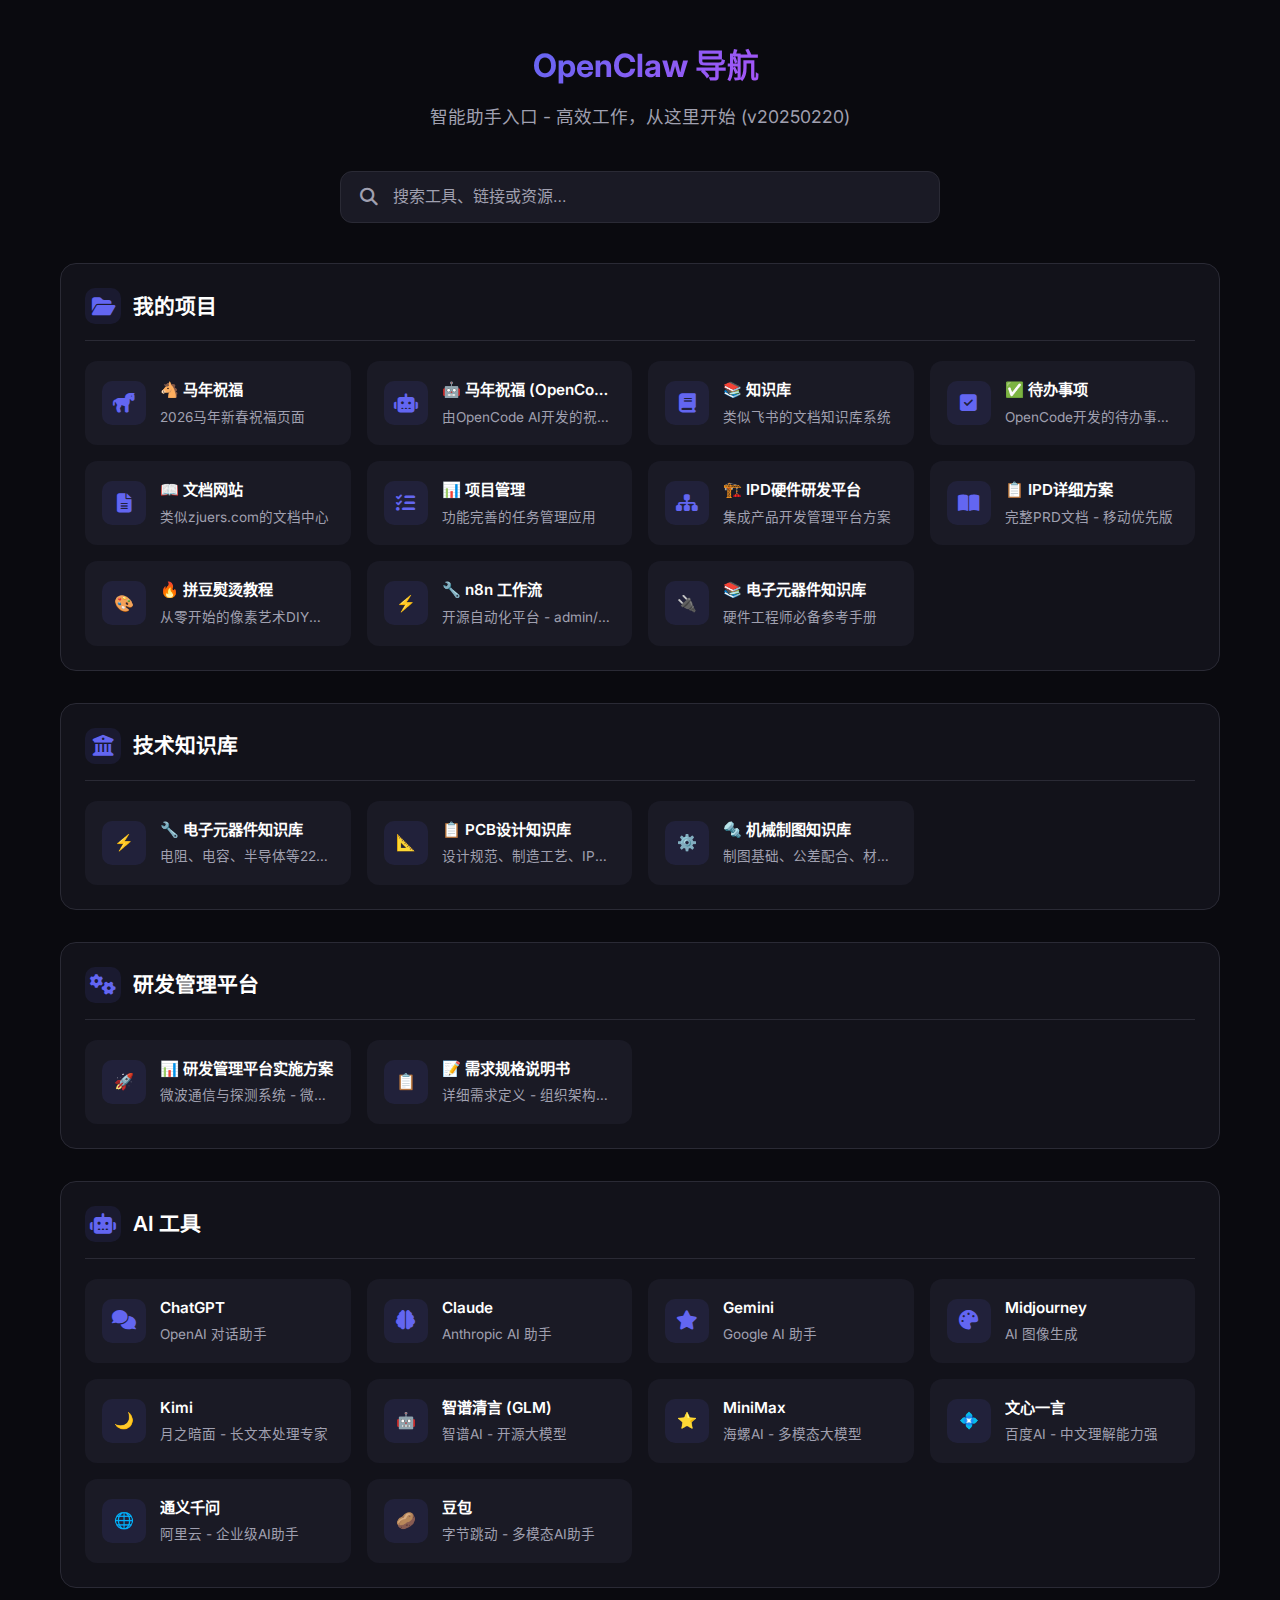
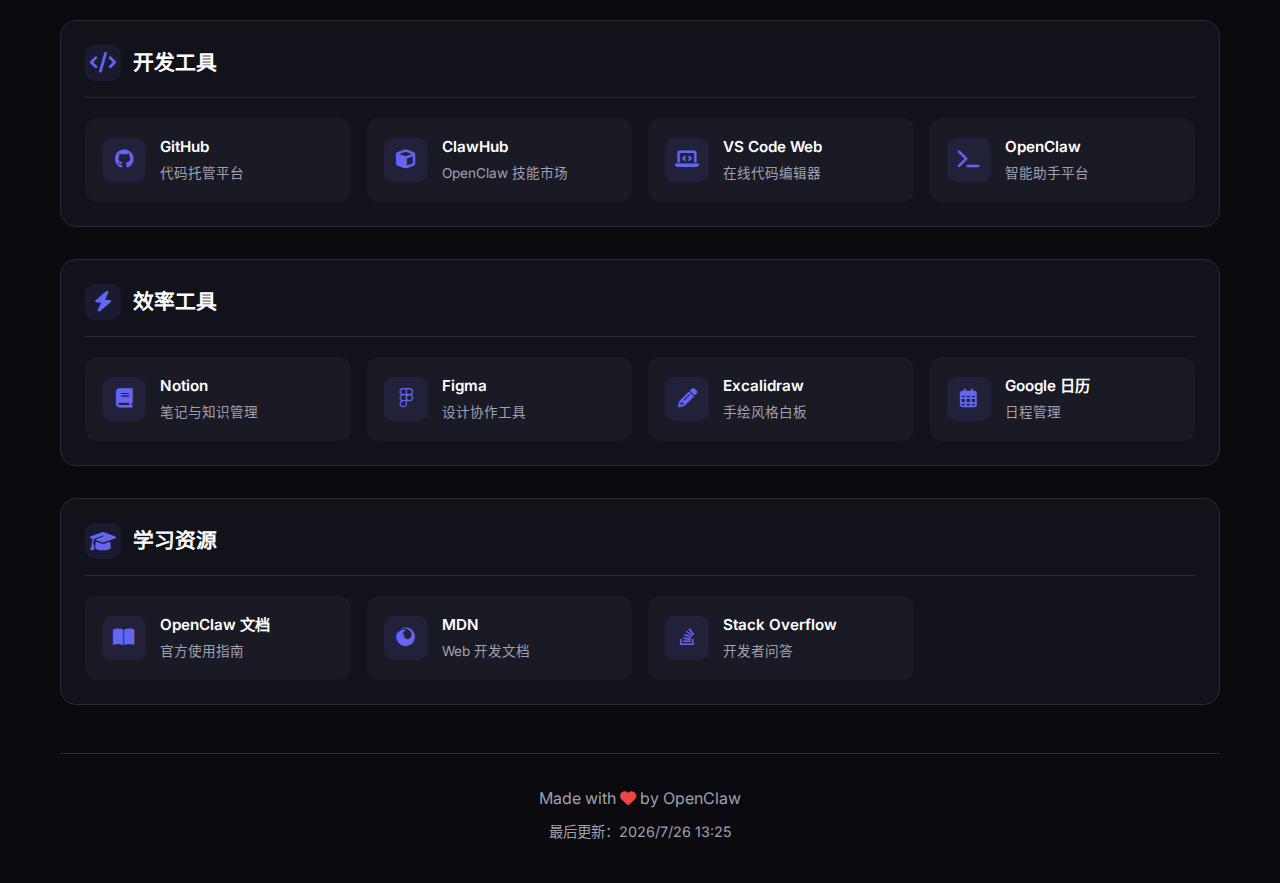
<file: index.html>
<!DOCTYPE html>
<html lang="zh-CN">
<head>
    <meta charset="UTF-8">
    <meta name="viewport" content="width=device-width, initial-scale=1.0">
    <meta http-equiv="Cache-Control" content="no-cache, no-store, must-revalidate">
    <meta http-equiv="Pragma" content="no-cache">
    <meta http-equiv="Expires" content="0">
    <title>OpenClaw 导航 - 智能助手入口</title>
    <link rel="stylesheet" href="style.css">
    <link href="https://fonts.googleapis.com/css2?family=Inter:wght@300;400;500;600;700&display=swap" rel="stylesheet">
    <link rel="stylesheet" href="https://cdnjs.cloudflare.com/ajax/libs/font-awesome/6.4.0/css/all.min.css">
</head>
<body>
    <div class="container">
        <!-- Header -->
        <header class="header">
            <div class="logo">
                <i class="fas fa-claw"></i>
                <h1>OpenClaw 导航</h1>
            </div>
            <p class="subtitle">智能助手入口 - 高效工作，从这里开始 (v20250220)</p>
        </header>

        <!-- Search Box -->
        <div class="search-container">
            <div class="search-box">
                <i class="fas fa-search"></i>
                <input type="text" id="searchInput" placeholder="搜索工具、链接或资源...">
            </div>
        </div>

        <!-- Categories -->
        <main class="categories">
            <!-- My Projects -->
            <section class="category" data-category="projects">
                <div class="category-header">
                    <i class="fas fa-folder-open"></i>
                    <h2>我的项目</h2>
                </div>
                <div class="links">
                    <a href="projects/horse-year-blessing.html" class="link-card">
                        <div class="link-icon"><i class="fas fa-horse"></i></div>
                        <div class="link-info">
                            <h3>🐴 马年祝福</h3>
                            <p>2026马年新春祝福页面</p>
                        </div>
                    </a>
                    <a href="projects/opencode-version/index.html" class="link-card">
                        <div class="link-icon"><i class="fas fa-robot"></i></div>
                        <div class="link-info">
                            <h3>🤖 马年祝福 (OpenCode)</h3>
                            <p>由OpenCode AI开发的祝福页</p>
                        </div>
                    </a>
                    <a href="projects/knowledge-base/index.html" class="link-card">
                        <div class="link-icon"><i class="fas fa-book"></i></div>
                        <div class="link-info">
                            <h3>📚 知识库</h3>
                            <p>类似飞书的文档知识库系统</p>
                        </div>
                    </a>
                    <a href="projects/test-longrun/index.html" class="link-card">
                        <div class="link-icon"><i class="fas fa-check-square"></i></div>
                        <div class="link-info">
                            <h3>✅ 待办事项</h3>
                            <p>OpenCode开发的待办事项应用</p>
                        </div>
                    </a>
                    <a href="projects/docs-site/index.html" class="link-card">
                        <div class="link-icon"><i class="fas fa-file-alt"></i></div>
                        <div class="link-info">
                            <h3>📖 文档网站</h3>
                            <p>类似zjuers.com的文档中心</p>
                        </div>
                    </a>
                    <a href="projects/project-manager/index.html" class="link-card">
                        <div class="link-icon"><i class="fas fa-tasks"></i></div>
                        <div class="link-info">
                            <h3>📊 项目管理</h3>
                            <p>功能完善的任务管理应用</p>
                        </div>
                    </a>
                    <a href="projects/ipd-platform/index.html" class="link-card">
                        <div class="link-icon"><i class="fas fa-sitemap"></i></div>
                        <div class="link-info">
                            <h3>🏗️ IPD硬件研发平台</h3>
                            <p>集成产品开发管理平台方案</p>
                        </div>
                    </a>
                    <a href="projects/ipd-platform-detailed/index.html" class="link-card">
                        <div class="link-icon"><i class="fas fa-book-open"></i></div>
                        <div class="link-info">
                            <h3>📋 IPD详细方案</h3>
                            <p>完整PRD文档 - 移动优先版</p>
                        </div>
                    </a>
                    <a href="projects/perler-beads-tutorial/index.html" class="link-card">
                        <div class="link-icon">🎨</div>
                        <div class="link-info">
                            <h3>🔥 拼豆熨烫教程</h3>
                            <p>从零开始的像素艺术DIY指南</p>
                        </div>
                    </a>
                    <a href="http://150.109.4.86:8080" class="link-card" target="_blank">
                        <div class="link-icon">⚡</div>
                        <div class="link-info">
                            <h3>🔧 n8n 工作流</h3>
                            <p>开源自动化平台 - admin/admin123</p>
                        </div>
                    </a>
                    <a href="projects/components-knowledge/index.html" class="link-card">
                        <div class="link-icon">🔌</div>
                        <div class="link-info">
                            <h3>📚 电子元器件知识库</h3>
                            <p>硬件工程师必备参考手册</p>
                        </div>
                    </a>
                </div>
            </section>

            <!-- Technical Knowledge Base -->
            <section class="category" data-category="knowledge">
                <div class="category-header">
                    <i class="fas fa-university"></i>
                    <h2>技术知识库</h2>
                </div>
                <div class="links">
                    <a href="https://paniche.github.io/openclaw-knowledge-base/electronic-components/" class="link-card" target="_blank">
                        <div class="link-icon">⚡</div>
                        <div class="link-info">
                            <h3>🔧 电子元器件知识库</h3>
                            <p>电阻、电容、半导体等22页完整参考资料</p>
                        </div>
                    </a>
                    <a href="https://paniche.github.io/openclaw-knowledge-base/pcb-design/" class="link-card" target="_blank">
                        <div class="link-icon">📐</div>
                        <div class="link-info">
                            <h3>📋 PCB设计知识库</h3>
                            <p>设计规范、制造工艺、IPC标准18页指南</p>
                        </div>
                    </a>
                    <a href="https://paniche.github.io/openclaw-knowledge-base/mechanical-drawing/" class="link-card" target="_blank">
                        <div class="link-icon">⚙️</div>
                        <div class="link-info">
                            <h3>🔩 机械制图知识库</h3>
                            <p>制图基础、公差配合、材料工艺39页教程</p>
                        </div>
                    </a>
                </div>
            </section>

            <!-- R&D Platform -->
            <section class="category" data-category="platform">
                <div class="category-header">
                    <i class="fas fa-cogs"></i>
                    <h2>研发管理平台</h2>
                </div>
                <div class="links">
                    <a href="https://paniche.github.io/openclaw-knowledge-base/rdp-platform/" class="link-card" target="_blank">
                        <div class="link-icon">🚀</div>
                        <div class="link-info">
                            <h3>📊 研发管理平台实施方案</h3>
                            <p>微波通信与探测系统 - 微前端架构、离线部署、全生命周期管理</p>
                        </div>
                    </a>
                    <a href="https://paniche.github.io/openclaw-knowledge-base/rdp-platform/requirements.html" class="link-card" target="_blank">
                        <div class="link-icon">📋</div>
                        <div class="link-info">
                            <h3>📝 需求规格说明书</h3>
                            <p>详细需求定义 - 组织架构、用户管理、项目管理、工作台设计</p>
                        </div>
                    </a>
                </div>
            </section>

            <!-- AI Tools -->
            <section class="category" data-category="ai">
                <div class="category-header">
                    <i class="fas fa-robot"></i>
                    <h2>AI 工具</h2>
                </div>
                <div class="links">
                    <a href="https://chat.openai.com" class="link-card" target="_blank">
                        <div class="link-icon"><i class="fas fa-comments"></i></div>
                        <div class="link-info">
                            <h3>ChatGPT</h3>
                            <p>OpenAI 对话助手</p>
                        </div>
                    </a>
                    <a href="https://claude.ai" class="link-card" target="_blank">
                        <div class="link-icon"><i class="fas fa-brain"></i></div>
                        <div class="link-info">
                            <h3>Claude</h3>
                            <p>Anthropic AI 助手</p>
                        </div>
                    </a>
                    <a href="https://gemini.google.com" class="link-card" target="_blank">
                        <div class="link-icon"><i class="fas fa-star"></i></div>
                        <div class="link-info">
                            <h3>Gemini</h3>
                            <p>Google AI 助手</p>
                        </div>
                    </a>
                    <a href="https://www.midjourney.com" class="link-card" target="_blank">
                        <div class="link-icon"><i class="fas fa-palette"></i></div>
                        <div class="link-info">
                            <h3>Midjourney</h3>
                            <p>AI 图像生成</p>
                        </div>
                    </a>
                    <a href="https://kimi.moonshot.cn" class="link-card" target="_blank">
                        <div class="link-icon">🌙</div>
                        <div class="link-info">
                            <h3>Kimi</h3>
                            <p>月之暗面 - 长文本处理专家</p>
                        </div>
                    </a>
                    <a href="https://chatglm.cn" class="link-card" target="_blank">
                        <div class="link-icon">🤖</div>
                        <div class="link-info">
                            <h3>智谱清言 (GLM)</h3>
                            <p>智谱AI - 开源大模型</p>
                        </div>
                    </a>
                    <a href="https://chat.minimax.ai" class="link-card" target="_blank">
                        <div class="link-icon">⭐</div>
                        <div class="link-info">
                            <h3>MiniMax</h3>
                            <p>海螺AI - 多模态大模型</p>
                        </div>
                    </a>
                    <a href="https://yiyan.baidu.com" class="link-card" target="_blank">
                        <div class="link-icon">💠</div>
                        <div class="link-info">
                            <h3>文心一言</h3>
                            <p>百度AI - 中文理解能力强</p>
                        </div>
                    </a>
                    <a href="https://tongyi.aliyun.com" class="link-card" target="_blank">
                        <div class="link-icon">🌐</div>
                        <div class="link-info">
                            <h3>通义千问</h3>
                            <p>阿里云 - 企业级AI助手</p>
                        </div>
                    </a>
                    <a href="https://doubao.com" class="link-card" target="_blank">
                        <div class="link-icon">🥔</div>
                        <div class="link-info">
                            <h3>豆包</h3>
                            <p>字节跳动 - 多模态AI助手</p>
                        </div>
                    </a>
                </div>
            </section>

            <!-- Development -->
            <section class="category" data-category="dev">
                <div class="category-header">
                    <i class="fas fa-code"></i>
                    <h2>开发工具</h2>
                </div>
                <div class="links">
                    <a href="https://github.com" class="link-card" target="_blank">
                        <div class="link-icon"><i class="fab fa-github"></i></div>
                        <div class="link-info">
                            <h3>GitHub</h3>
                            <p>代码托管平台</p>
                        </div>
                    </a>
                    <a href="https://clawhub.com" class="link-card" target="_blank">
                        <div class="link-icon"><i class="fas fa-cube"></i></div>
                        <div class="link-info">
                            <h3>ClawHub</h3>
                            <p>OpenClaw 技能市场</p>
                        </div>
                    </a>
                    <a href="https://vscode.dev" class="link-card" target="_blank">
                        <div class="link-icon"><i class="fas fa-laptop-code"></i></div>
                        <div class="link-info">
                            <h3>VS Code Web</h3>
                            <p>在线代码编辑器</p>
                        </div>
                    </a>
                    <a href="https://www.openclaw.ai" class="link-card" target="_blank">
                        <div class="link-icon"><i class="fas fa-terminal"></i></div>
                        <div class="link-info">
                            <h3>OpenClaw</h3>
                            <p>智能助手平台</p>
                        </div>
                    </a>
                </div>
            </section>

            <!-- Productivity -->
            <section class="category" data-category="productivity">
                <div class="category-header">
                    <i class="fas fa-bolt"></i>
                    <h2>效率工具</h2>
                </div>
                <div class="links">
                    <a href="https://www.notion.so" class="link-card" target="_blank">
                        <div class="link-icon"><i class="fas fa-book"></i></div>
                        <div class="link-info">
                            <h3>Notion</h3>
                            <p>笔记与知识管理</p>
                        </div>
                    </a>
                    <a href="https://www.figma.com" class="link-card" target="_blank">
                        <div class="link-icon"><i class="fab fa-figma"></i></div>
                        <div class="link-info">
                            <h3>Figma</h3>
                            <p>设计协作工具</p>
                        </div>
                    </a>
                    <a href="https://excalidraw.com" class="link-card" target="_blank">
                        <div class="link-icon"><i class="fas fa-pencil-alt"></i></div>
                        <div class="link-info">
                            <h3>Excalidraw</h3>
                            <p>手绘风格白板</p>
                        </div>
                    </a>
                    <a href="https://calendar.google.com" class="link-card" target="_blank">
                        <div class="link-icon"><i class="far fa-calendar-alt"></i></div>
                        <div class="link-info">
                            <h3>Google 日历</h3>
                            <p>日程管理</p>
                        </div>
                    </a>
                </div>
            </section>

            <!-- Learning -->
            <section class="category" data-category="learning">
                <div class="category-header">
                    <i class="fas fa-graduation-cap"></i>
                    <h2>学习资源</h2>
                </div>
                <div class="links">
                    <a href="https://docs.openclaw.ai" class="link-card" target="_blank">
                        <div class="link-icon"><i class="fas fa-book-open"></i></div>
                        <div class="link-info">
                            <h3>OpenClaw 文档</h3>
                            <p>官方使用指南</p>
                        </div>
                    </a>
                    <a href="https://developer.mozilla.org" class="link-card" target="_blank">
                        <div class="link-icon"><i class="fab fa-firefox"></i></div>
                        <div class="link-info">
                            <h3>MDN</h3>
                            <p>Web 开发文档</p>
                        </div>
                    </a>
                    <a href="https://stackoverflow.com" class="link-card" target="_blank">
                        <div class="link-icon"><i class="fab fa-stack-overflow"></i></div>
                        <div class="link-info">
                            <h3>Stack Overflow</h3>
                            <p>开发者问答</p>
                        </div>
                    </a>
                </div>
            </section>
        </main>

        <!-- Footer -->
        <footer class="footer">
            <p>Made with <i class="fas fa-heart"></i> by OpenClaw</p>
            <p class="update-time">最后更新：<span id="updateTime"></span></p>
        </footer>
    </div>

    <script src="script.js"></script>
</body>
</html>
</file>
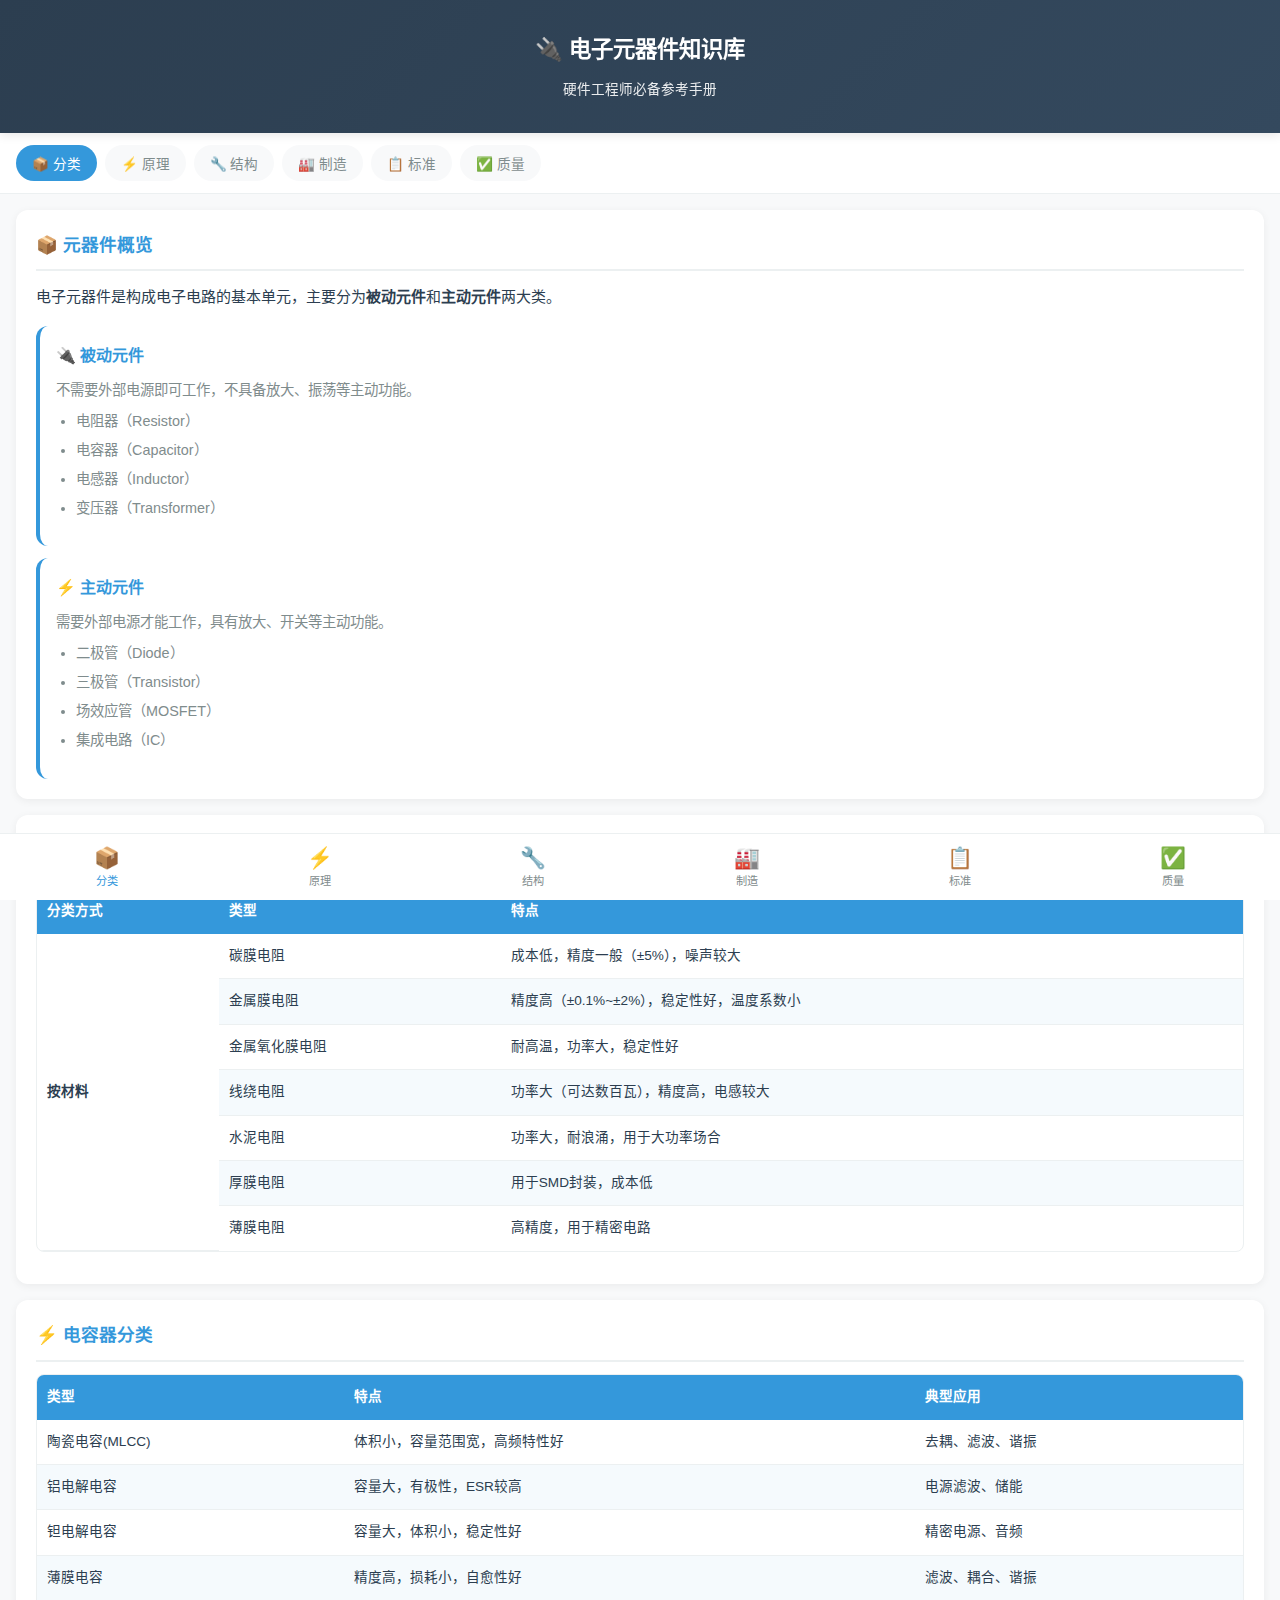
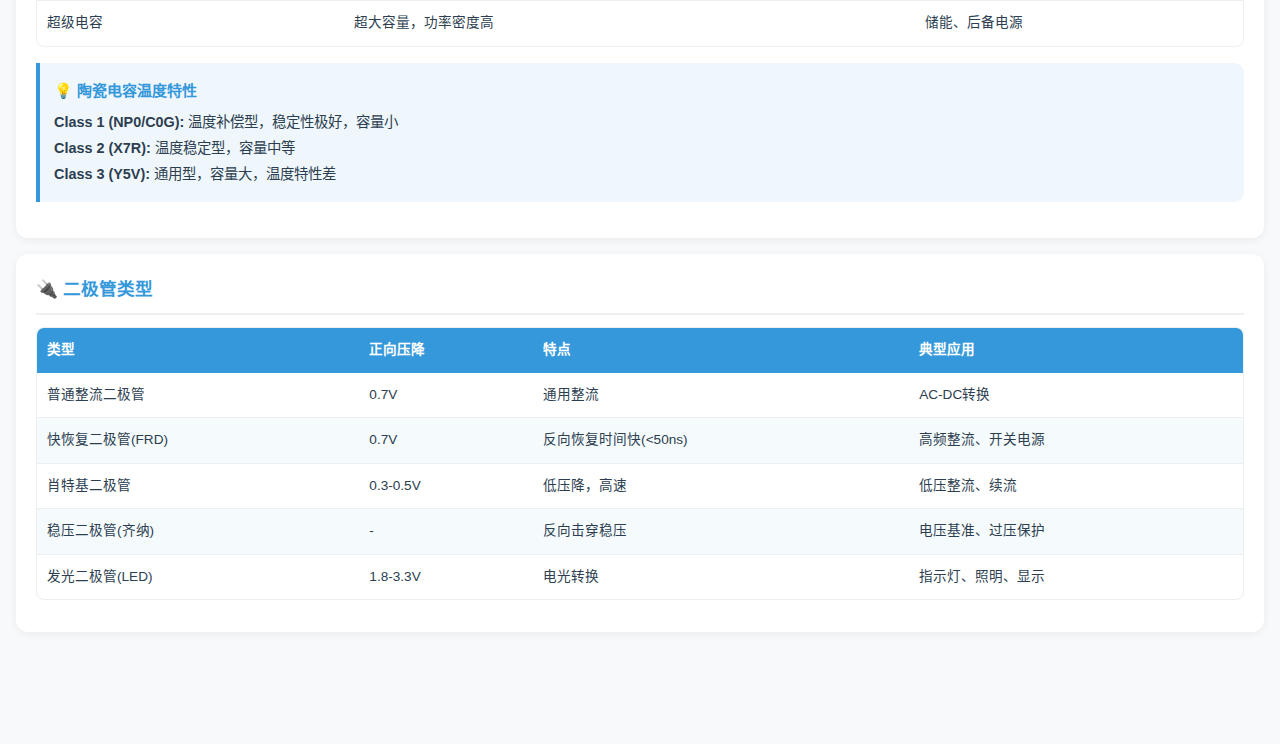
<file: projects/components-knowledge/index.html>
<!DOCTYPE html>
<html lang="zh-CN">
<head>
    <meta charset="UTF-8">
    <meta name="viewport" content="width=device-width, initial-scale=1.0">
    <title>电子元器件知识库 - 硬件工程师必备</title>
    <style>
        * { margin: 0; padding: 0; box-sizing: border-box; }
        
        :root {
            --primary: #2c3e50;
            --secondary: #3498db;
            --accent: #e74c3c;
            --success: #27ae60;
            --warning: #f39c12;
            --bg: #f8f9fa;
            --card: #ffffff;
            --text: #2c3e50;
            --text-light: #7f8c8d;
            --border: #ecf0f1;
        }
        
        body {
            font-family: -apple-system, BlinkMacSystemFont, 'Segoe UI', 'PingFang SC', 'Microsoft YaHei', sans-serif;
            background: var(--bg);
            color: var(--text);
            line-height: 1.8;
            font-size: 15px;
        }
        
        /* 头部 */
        .header {
            background: linear-gradient(135deg, var(--primary), #34495e);
            color: white;
            padding: 30px 20px;
            text-align: center;
            position: sticky;
            top: 0;
            z-index: 100;
            box-shadow: 0 2px 10px rgba(0,0,0,0.1);
        }
        
        .header h1 {
            font-size: 1.4rem;
            font-weight: 700;
            margin-bottom: 8px;
        }
        
        .header p {
            font-size: 0.85rem;
            opacity: 0.9;
        }
        
        /* 导航 */
        .nav-tabs {
            display: flex;
            overflow-x: auto;
            background: white;
            padding: 12px 16px;
            gap: 8px;
            border-bottom: 1px solid var(--border);
            -webkit-overflow-scrolling: touch;
            scrollbar-width: none;
        }
        
        .nav-tabs::-webkit-scrollbar { display: none; }
        
        .nav-tab {
            flex-shrink: 0;
            padding: 8px 16px;
            border-radius: 20px;
            font-size: 0.85rem;
            color: var(--text-light);
            background: var(--bg);
            border: none;
            cursor: pointer;
            transition: all 0.3s;
        }
        
        .nav-tab.active {
            background: var(--secondary);
            color: white;
        }
        
        /* 内容 */
        .content {
            padding: 16px;
            max-width: 100%;
        }
        
        .section {
            display: none;
            animation: fadeIn 0.3s;
        }
        
        .section.active {
            display: block;
        }
        
        @keyframes fadeIn {
            from { opacity: 0; transform: translateY(10px); }
            to { opacity: 1; transform: translateY(0); }
        }
        
        /* 卡片 */
        .card {
            background: var(--card);
            border-radius: 12px;
            padding: 20px;
            margin-bottom: 16px;
            box-shadow: 0 2px 8px rgba(0,0,0,0.06);
        }
        
        .card-title {
            font-size: 1.1rem;
            font-weight: 600;
            color: var(--secondary);
            margin-bottom: 12px;
            padding-bottom: 8px;
            border-bottom: 2px solid var(--border);
        }
        
        .card-subtitle {
            font-size: 1rem;
            font-weight: 600;
            color: var(--text);
            margin: 16px 0 10px;
        }
        
        /* 元件类型卡片 */
        .component-grid {
            display: grid;
            gap: 12px;
        }
        
        .component-card {
            background: var(--card);
            border-radius: 12px;
            padding: 16px;
            border-left: 4px solid var(--secondary);
        }
        
        .component-name {
            font-weight: 600;
            font-size: 1rem;
            margin-bottom: 8px;
            color: var(--secondary);
        }
        
        .component-desc {
            font-size: 0.9rem;
            color: var(--text-light);
            line-height: 1.6;
        }
        
        /* 表格 */
        .table-container {
            overflow-x: auto;
            margin: 12px 0;
            border-radius: 8px;
            border: 1px solid var(--border);
        }
        
        table {
            width: 100%;
            border-collapse: collapse;
            font-size: 0.85rem;
            min-width: 600px;
        }
        
        th {
            background: var(--secondary);
            color: white;
            padding: 10px;
            text-align: left;
            font-weight: 600;
        }
        
        td {
            padding: 10px;
            border-bottom: 1px solid var(--border);
        }
        
        tr:last-child td {
            border-bottom: none;
        }
        
        tr:nth-child(even) {
            background: rgba(52, 152, 219, 0.05);
        }
        
        /* 等级标签 */
        .grade-tag {
            display: inline-block;
            padding: 4px 10px;
            border-radius: 12px;
            font-size: 0.75rem;
            font-weight: 600;
            margin: 2px;
        }
        
        .grade-consumer {
            background: rgba(39, 174, 96, 0.1);
            color: var(--success);
        }
        
        .grade-industrial {
            background: rgba(52, 152, 219, 0.1);
            color: var(--secondary);
        }
        
        .grade-automotive {
            background: rgba(243, 156, 18, 0.1);
            color: var(--warning);
        }
        
        .grade-military {
            background: rgba(231, 76, 60, 0.1);
            color: var(--accent);
        }
        
        /* 流程步骤 */
        .flow-step {
            display: flex;
            align-items: flex-start;
            margin-bottom: 16px;
            position: relative;
        }
        
        .flow-step:not(:last-child)::after {
            content: '';
            position: absolute;
            left: 16px;
            top: 32px;
            width: 2px;
            height: calc(100% + 8px);
            background: var(--border);
        }
        
        .flow-number {
            width: 34px;
            height: 34px;
            background: var(--secondary);
            color: white;
            border-radius: 50%;
            display: flex;
            align-items: center;
            justify-content: center;
            font-weight: 600;
            font-size: 0.9rem;
            flex-shrink: 0;
            margin-right: 12px;
        }
        
        .flow-content {
            flex: 1;
            background: var(--card);
            border-radius: 10px;
            padding: 14px;
        }
        
        .flow-title {
            font-weight: 600;
            margin-bottom: 4px;
        }
        
        .flow-desc {
            font-size: 0.9rem;
            color: var(--text-light);
        }
        
        /* 提示框 */
        .tip-box {
            background: rgba(52, 152, 219, 0.08);
            border-left: 4px solid var(--secondary);
            padding: 14px;
            border-radius: 0 10px 10px 0;
            margin: 16px 0;
        }
        
        .tip-title {
            font-weight: 600;
            color: var(--secondary);
            margin-bottom: 6px;
        }
        
        /* 警告框 */
        .warning-box {
            background: rgba(231, 76, 60, 0.08);
            border-left: 4px solid var(--accent);
            padding: 14px;
            border-radius: 0 10px 10px 0;
            margin: 16px 0;
        }
        
        .warning-title {
            font-weight: 600;
            color: var(--accent);
            margin-bottom: 6px;
        }
        
        /* 公式 */
        .formula {
            background: #f4f4f4;
            padding: 12px;
            border-radius: 8px;
            font-family: 'Courier New', monospace;
            text-align: center;
            margin: 12px 0;
            font-size: 0.95rem;
        }
        
        /* 底部导航 */
        .bottom-nav {
            position: fixed;
            bottom: 0;
            left: 0;
            right: 0;
            background: white;
            border-top: 1px solid var(--border);
            display: flex;
            justify-content: space-around;
            padding: 8px 0;
            z-index: 100;
        }
        
        .nav-btn {
            display: flex;
            flex-direction: column;
            align-items: center;
            padding: 4px 10px;
            color: var(--text-light);
            text-decoration: none;
            font-size: 0.7rem;
            border: none;
            background: none;
            cursor: pointer;
        }
        
        .nav-btn.active {
            color: var(--secondary);
        }
        
        .nav-icon {
            font-size: 1.3rem;
            margin-bottom: 2px;
        }
        
        /* 内容底部留白 */
        .content-padding {
            height: 80px;
        }
        
        /* 列表 */
        ul, ol {
            margin: 10px 0 10px 20px;
        }
        
        li {
            margin-bottom: 6px;
        }
        
        /* 参数高亮 */
        .param {
            background: rgba(52, 152, 219, 0.1);
            padding: 2px 6px;
            border-radius: 4px;
            font-family: monospace;
            font-size: 0.9em;
        }
    </style>
</head>
<body>
    <!-- 头部 -->
    <header class="header">
        <h1>🔌 电子元器件知识库</h1>
        <p>硬件工程师必备参考手册</p>
    </header>
    
    <!-- 导航 -->
    <div class="nav-tabs">
        <button class="nav-tab active" onclick="showSection('classification')">📦 分类</button>
        <button class="nav-tab" onclick="showSection('principle')">⚡ 原理</button>
        <button class="nav-tab" onclick="showSection('structure')">🔧 结构</button>
        <button class="nav-tab" onclick="showSection('manufacturing')">🏭 制造</button>
        <button class="nav-tab" onclick="showSection('standards')">📋 标准</button>
        <button class="nav-tab" onclick="showSection('quality')">✅ 质量</button>
    </div>
    
    <!-- 内容 -->
    <div class="content">
        <!-- 1. 元器件分类 -->
        <div id="classification" class="section active">
            <div class="card">
                <div class="card-title">📦 元器件概览</div>
                <p style="margin-bottom: 16px;">电子元器件是构成电子电路的基本单元，主要分为<strong>被动元件</strong>和<strong>主动元件</strong>两大类。</p>
                
                <div class="component-grid">
                    <div class="component-card">
                        <div class="component-name">🔌 被动元件</div>
                        <div class="component-desc">
                            不需要外部电源即可工作，不具备放大、振荡等主动功能。
                            <ul style="margin-top: 8px;">
                                <li>电阻器（Resistor）</li>
                                <li>电容器（Capacitor）</li>
                                <li>电感器（Inductor）</li>
                                <li>变压器（Transformer）</li>
                            </ul>
                        </div>
                    </div>
                    
                    <div class="component-card">
                        <div class="component-name">⚡ 主动元件</div>
                        <div class="component-desc">
                            需要外部电源才能工作，具有放大、开关等主动功能。
                            <ul style="margin-top: 8px;">
                                <li>二极管（Diode）</li>
                                <li>三极管（Transistor）</li>
                                <li>场效应管（MOSFET）</li>
                                <li>集成电路（IC）</li>
                            </ul>
                        </div>
                    </div>
                </div>
            </div>
            
            <div class="card">
                <div class="card-title">🔧 电阻器分类</div>
                
                <div class="table-container">
                    <table>
                        <thead>
                            <tr>
                                <th>分类方式</th>
                                <th>类型</th>
                                <th>特点</th>
                            </tr>
                        </thead>
                        <tbody>
                            <tr>
                                <td rowspan="7"><strong>按材料</strong></td>
                                <td>碳膜电阻</td>
                                <td>成本低，精度一般（±5%），噪声较大</td>
                            </tr>
                            <tr>
                                <td>金属膜电阻</td>
                                <td>精度高（±0.1%~±2%），稳定性好，温度系数小</td>
                            </tr>
                            <tr>
                                <td>金属氧化膜电阻</td>
                                <td>耐高温，功率大，稳定性好</td>
                            </tr>
                            <tr>
                                <td>线绕电阻</td>
                                <td>功率大（可达数百瓦），精度高，电感较大</td>
                            </tr>
                            <tr>
                                <td>水泥电阻</td>
                                <td>功率大，耐浪涌，用于大功率场合</td>
                            </tr>
                            <tr>
                                <td>厚膜电阻</td>
                                <td>用于SMD封装，成本低</td>
                            </tr>
                            <tr>
                                <td>薄膜电阻</td>
                                <td>高精度，用于精密电路</td>
                            </tr>
                        </tbody>
                    </table>
                </div>
            </div>
            
            <div class="card">
                <div class="card-title">⚡ 电容器分类</div>
                
                <div class="table-container">
                    <table>
                        <thead>
                            <tr>
                                <th>类型</th>
                                <th>特点</th>
                                <th>典型应用</th>
                            </tr>
                        </thead>
                        <tbody>
                            <tr>
                                <td>陶瓷电容(MLCC)</td>
                                <td>体积小，容量范围宽，高频特性好</td>
                                <td>去耦、滤波、谐振</td>
                            </tr>
                            <tr>
                                <td>铝电解电容</td>
                                <td>容量大，有极性，ESR较高</td>
                                <td>电源滤波、储能</td>
                            </tr>
                            <tr>
                                <td>钽电解电容</td>
                                <td>容量大，体积小，稳定性好</td>
                                <td>精密电源、音频</td>
                            </tr>
                            <tr>
                                <td>薄膜电容</td>
                                <td>精度高，损耗小，自愈性好</td>
                                <td>滤波、耦合、谐振</td>
                            </tr>
                            <tr>
                                <td>超级电容</td>
                                <td>超大容量，功率密度高</td>
                                <td>储能、后备电源</td>
                            </tr>
                        </tbody>
                    </table>
                </div>
                
                <div class="tip-box">
                    <div class="tip-title">💡 陶瓷电容温度特性</div>
                    <div style="font-size: 0.9rem;">
                        <strong>Class 1 (NP0/C0G):</strong> 温度补偿型，稳定性极好，容量小<br>
                        <strong>Class 2 (X7R):</strong> 温度稳定型，容量中等<br>
                        <strong>Class 3 (Y5V):</strong> 通用型，容量大，温度特性差
                    </div>
                </div>
            </div>
            
            <div class="card">
                <div class="card-title">🔌 二极管类型</div>
                
                <div class="table-container">
                    <table>
                        <thead>
                            <tr>
                                <th>类型</th>
                                <th>正向压降</th>
                                <th>特点</th>
                                <th>典型应用</th>
                            </tr>
                        </thead>
                        <tbody>
                            <tr>
                                <td>普通整流二极管</td>
                                <td>0.7V</td>
                                <td>通用整流</td>
                                <td>AC-DC转换</td>
                            </tr>
                            <tr>
                                <td>快恢复二极管(FRD)</td>
                                <td>0.7V</td>
                                <td>反向恢复时间快(<50ns)</td>
                                <td>高频整流、开关电源</td>
                            </tr>
                            <tr>
                                <td>肖特基二极管</td>
                                <td>0.3-0.5V</td>
                                <td>低压降，高速</td>
                                <td>低压整流、续流</td>
                            </tr>
                            <tr>
                                <td>稳压二极管(齐纳)</td>
                                <td>-</td>
                                <td>反向击穿稳压</td>
                                <td>电压基准、过压保护</td>
                            </tr>
                            <tr>
                                <td>发光二极管(LED)</td>
                                <td>1.8-3.3V</td>
                                <td>电光转换</td>
                                <td>指示灯、照明、显示</td>
                            </tr>
                        </tbody>
                    </table>
                </div>
            </div>
        </div>
        
        <!-- 2. 工作原理 -->
        <div id="principle" class="section">
            <div class="card">
                <div class="card-title">⚡ 欧姆定律</div>
                
                <div class="formula">
                    V = I × R
                </div>
                
                <p>其中：V为电压(V)，I为电流(A)，R为电阻(Ω)</p>
                
                <div class="tip-box">
                    <div class="tip-title">💡 电阻串联与并联</div>
                    <div style="font-size: 0.9rem;">
                        <strong>串联:</strong> R总 = R1 + R2 + R3 + ...<br>
                        <strong>并联:</strong> 1/R总 = 1/R1 + 1/R2 + 1/R3 + ...
                    </div>
                </div>
            </div>
            
            <div class="card">
                <div class="card-title">🔋 电容充放电原理</div>
                
                <div class="formula">
                    τ = R × C
                </div>
                
                <p>时间常数τ：电容充电至63.2%所需时间</p>
                
                <div class="card-subtitle">容抗计算</div>
                
                <div class="formula">
                    Xc = 1 / (2πfC)
                </div>
                
                <p style="font-size: 0.9rem; color: var(--text-light);">
                    f: 频率(Hz)，C: 容值(F)，Xc: 容抗(Ω)
                </p>
            </div>
            
            <div class="card">
                <div class="card-title">🧲 电感电磁感应</div>
                
                <div class="formula">
                    V = L × (di/dt)
                </div>
                
                <p>感抗与频率成正比：</p>
                
                <div class="formula">
                    XL = 2πfL
                </div>
                
                <div class="tip-box">
                    <div class="tip-title">💡 LC谐振频率</div>
                    <div class="formula" style="margin: 8px 0;">
                        f = 1 / (2π√(LC))
                    </div>
                </div>
            </div>
            
            <div class="card">
                <div class="card-title">🔌 PN结原理</div>
                
                <p style="margin-bottom: 12px;">PN结是半导体器件的基础结构，由P型半导体和N型半导体结合形成。</p>
                
                <div class="card-subtitle">正向偏置</div>
                <p style="font-size: 0.9rem; margin-bottom: 12px;">P区接正，N区接负。当电压超过阈值（硅约0.7V），大量载流子扩散形成电流。</p>
                
                <div class="card-subtitle">反向偏置</div>
                <p style="font-size: 0.9rem;">P区接负，N区接正。耗尽层变宽，仅有极小漏电流。超过击穿电压后电流急剧增加。</p>
            </div>
        </div>
        
        <!-- 3. 组成与结构 -->
        <div id="structure" class="section">
            <div class="card">
                <div class="card-title">📦 封装类型</div>
                
                <div class="table-container">
                    <table>
                        <thead>
                            <tr>
                                <th>封装类型</th>
                                <th>引脚数</th>
                                <th>特点</th>
                                <th>应用</th>
                            </tr>
                        </thead>
                        <tbody>
                            <tr>
                                <td>SMD 0402</td>
                                <td>2</td>
                                <td>1.0×0.5mm，最小封装</td>
                                <td>高密度PCB</td>
                            </tr>
                            <tr>
                                <td>SMD 0603</td>
                                <td>2</td>
                                <td>1.6×0.8mm，常用</td>
                                <td>通用</td>
                            </tr>
                            <tr>
                                <td>SMD 0805</td>
                                <td>2</td>
                                <td>2.0×1.25mm，易焊接</td>
                                <td>手工焊接</td>
                            </tr>
                            <tr>
                                <td>DIP</td>
                                <td>多变</td>
                                <td>直插，易手工焊接</td>
                                <td>原型开发</td>
                            </tr>
                            <tr>
                                <td>QFN</td>
                                <td>多变</td>
                                <td>无引脚，散热好</td>
                                <td>功率IC</td>
                            </tr>
                            <tr>
                                <td>BGA</td>
                                <td>多变</td>
                                <td>球栅阵列，高密度</td>
                                <td>处理器、FPGA</td>
                            </tr>
                        </tbody>
                    </table>
                </div>
            </div>
        </div>
        
        <!-- 4. 制造流程 -->
        <div id="manufacturing" class="section">
            <div class="card">
                <div class="card-title">🏭 IC制造流程</div>
                
                <div class="flow-step">
                    <div class="flow-number">1</div>
                    <div class="flow-content">
                        <div class="flow-title">晶圆制备</div>
                        <div class="flow-desc">高纯度硅单晶生长 → 切割成薄片 → 抛光</div>
                    </div>
                </div>
                
                <div class="flow-step">
                    <div class="flow-number">2</div>
                    <div class="flow-content">
                        <div class="flow-title">氧化</div>
                        <div class="flow-desc">晶圆表面生长二氧化硅绝缘层</div>
                    </div>
                </div>
                
                <div class="flow-step">
                    <div class="flow-number">3</div>
                    <div class="flow-content">
                        <div class="flow-title">光刻</div>
                        <div class="flow-desc">涂光刻胶 → 曝光 → 显影 → 图形转移</div>
                    </div>
                </div>
                
                <div class="flow-step">
                    <div class="flow-number">4</div>
                    <div class="flow-content">
                        <div class="flow-title">刻蚀</div>
                        <div class="flow-desc">去除未被光刻胶保护的氧化层</div>
                    </div>
                </div>
                
                <div class="flow-step">
                    <div class="flow-number">5</div>
                    <div class="flow-content">
                        <div class="flow-title">离子注入</div>
                        <div class="flow-desc">注入掺杂原子形成PN结</div>
                    </div>
                </div>
                
                <div class="flow-step">
                    <div class="flow-number">6</div>
                    <div class="flow-content">
                        <div class="flow-title">金属化</div>
                        <div class="flow-desc">沉积金属层形成电极和连线</div>
                    </div>
                </div>
                
                <div class="flow-step">
                    <div class="flow-number">7</div>
                    <div class="flow-content">
                        <div class="flow-title">封装</div>
                        <div class="flow-desc">切割 → 贴片 → 键合 → 塑封 → 测试</div>
                    </div>
                </div>
            </div>
        </div>
        
        <!-- 5. 执行标准 -->
        <div id="standards" class="section">
            <div class="card">
                <div class="card-title">📋 国际标准体系</div>
                
                <div class="table-container">
                    <table>
                        <thead>
                            <tr>
                                <th>标准组织</th>
                                <th>适用范围</th>
                                <th>主要内容</th>
                            </tr>
                        </thead>
                        <tbody>
                            <tr>
                                <td>IEC</td>
                                <td>国际电工委员会</td>
                                <td>电子元器件基础标准</td>
                            </tr>
                            <tr>
                                <td>MIL</td>
                                <td>美国军用标准</td>
                                <td>军用元器件可靠性</td>
                            </tr>
                            <tr>
                                <td>JIS</td>
                                <td>日本工业标准</td>
                                <td>日本电子元器件标准</td>
                            </tr>
                            <tr>
                                <td>IPC</td>
                                <td>国际电子工业联接协会</td>
                                <td>PCB设计和制造标准</td>
                            </tr>
                            <tr>
                                <td>AEC</td>
                                <td>汽车电子委员会</td>
                                <td>汽车电子元器件标准</td>
                            </tr>
                        </tbody>
                    </table>
                </div>
            </div>
            
            <div class="card">
                <div class="card-title">🇨🇳 中国标准</div>
                
                <div class="table-container">
                    <table>
                        <thead>
                            <tr>
                                <th>标准代号</th>
                                <th>名称</th>
                                <th>说明</th>
                            </tr>
                        </thead>
                        <tbody>
                            <tr>
                                <td>GB/T</td>
                                <td>国家推荐性标准</td>
                                <td>民用电子元器件</td>
                            </tr>
                            <tr>
                                <td>GJB</td>
                                <td>国家军用标准</td>
                                <td>军用电子元器件</td>
                            </tr>
                            <tr>
                                <td>SJ/T</td>
                                <td>电子行业标准</td>
                                <td>电子工业行业标准</td>
                            </tr>
                        </tbody>
                    </table>
                </div>
            </div>
        </div>
        
        <!-- 6. 质量保证等级 -->
        <div id="quality" class="section">
            <div class="card">
                <div class="card-title">✅ 质量等级分类</div>
                
                <div class="table-container">
                    <table>
                        <thead>
                            <tr>
                                <th>等级</th>
                                <th>温度范围</th>
                                <th>失效率</th>
                                <th>典型应用</th>
                            </tr>
                        </thead>
                        <tbody>
                            <tr>
                                <td><span class="grade-tag grade-consumer">民用级</span></td>
                                <td>0°C ~ +70°C</td>
                                <td>较高</td>
                                <td>消费电子、玩具</td>
                            </tr>
                            <tr>
                                <td><span class="grade-tag grade-industrial">工业级</span></td>
                                <td>-40°C ~ +85°C</td>
                                <td>中等</td>
                                <td>工业控制、仪表</td>
                            </tr>
                            <tr>
                                <td><span class="grade-tag grade-automotive">汽车级</span></td>
                                <td>-40°C ~ +125°C</td>
                                <td>低</td>
                                <td>汽车电子、AEC-Q100</td>
                            </tr>
                            <tr>
                                <td><span class="grade-tag grade-military">军品级</span></td>
                                <td>-55°C ~ +125°C</td>
                                <td>极低</td>
                                <td>航空航天、军工</td>
                            </tr>
                        </tbody>
                    </table>
                </div>
                
                <div class="warning-box">
                    <div class="warning-title">⚠️ 降额设计</div>
                    <div style="font-size: 0.9rem;">
                        为提高可靠性，实际使用应力应低于额定值：<br>
                        • 电阻：功率降额至50%-70%<br>
                        • 电容：电压降额至50%-80%<br>
                        • 半导体：电流/电压降额至70%
                    </div>
                </div>
            </div>
            
            <div class="card">
                <div class="card-title">📊 可靠性计算</div>
                
                <div class="formula">
                    λ = λb × πE × πQ × πA × ...
                </div>
                
                <p style="font-size: 0.9rem; margin-top: 12px;">
                    λb: 基础失效率 | πE: 环境系数 | πQ: 质量系数 | πA: 应用系数
                </p>
                
                <div class="tip-box">
                    <div class="tip-title">💡 阿伦尼乌斯模型</div>
                    <div class="formula" style="margin: 8px 0;">
                        λ2 = λ1 × exp[(Ea/k) × (1/T2 - 1/T1)]
                    </div>
                    <p style="font-size: 0.85rem;">
                        Ea: 激活能 | k: 玻尔兹曼常数 | T: 绝对温度(K)
                    </p>
                </div>
            </div>
        </div>
        
        <div class="content-padding"></div>
    </div>
    
    <!-- 底部导航 -->
    <nav class="bottom-nav">
        <button class="nav-btn active" onclick="showSection('classification')">
            <span class="nav-icon">📦</span>
            <span>分类</span>
        </button>
        <button class="nav-btn" onclick="showSection('principle')">
            <span class="nav-icon">⚡</span>
            <span>原理</span>
        </button>
        <button class="nav-btn" onclick="showSection('structure')">
            <span class="nav-icon">🔧</span>
            <span>结构</span>
        </button>
        <button class="nav-btn" onclick="showSection('manufacturing')">
            <span class="nav-icon">🏭</span>
            <span>制造</span>
        </button>
        <button class="nav-btn" onclick="showSection('standards')">
            <span class="nav-icon">📋</span>
            <span>标准</span>
        </button>
        <button class="nav-btn" onclick="showSection('quality')">
            <span class="nav-icon">✅</span>
            <span>质量</span>
        </button>
    </nav>
    
    <script>
        function showSection(id) {
            // 隐藏所有section
            document.querySelectorAll('.section').forEach(s => s.classList.remove('active'));
            // 显示目标section
            document.getElementById(id).classList.add('active');
            
            // 更新导航
            document.querySelectorAll('.nav-tab').forEach(t => t.classList.remove('active'));
            document.querySelectorAll('.nav-btn').forEach(b => b.classList.remove('active'));
            
            const index = ['classification', 'principle', 'structure', 'manufacturing', 'standards', 'quality'].indexOf(id);
            if (index >= 0) {
                document.querySelectorAll('.nav-tab')[index].classList.add('active');
                document.querySelectorAll('.nav-btn')[index].classList.add('active');
            }
            
            window.scrollTo({ top: 0, behavior: 'smooth' });
        }
    </script>
</body>
</html>
</file>
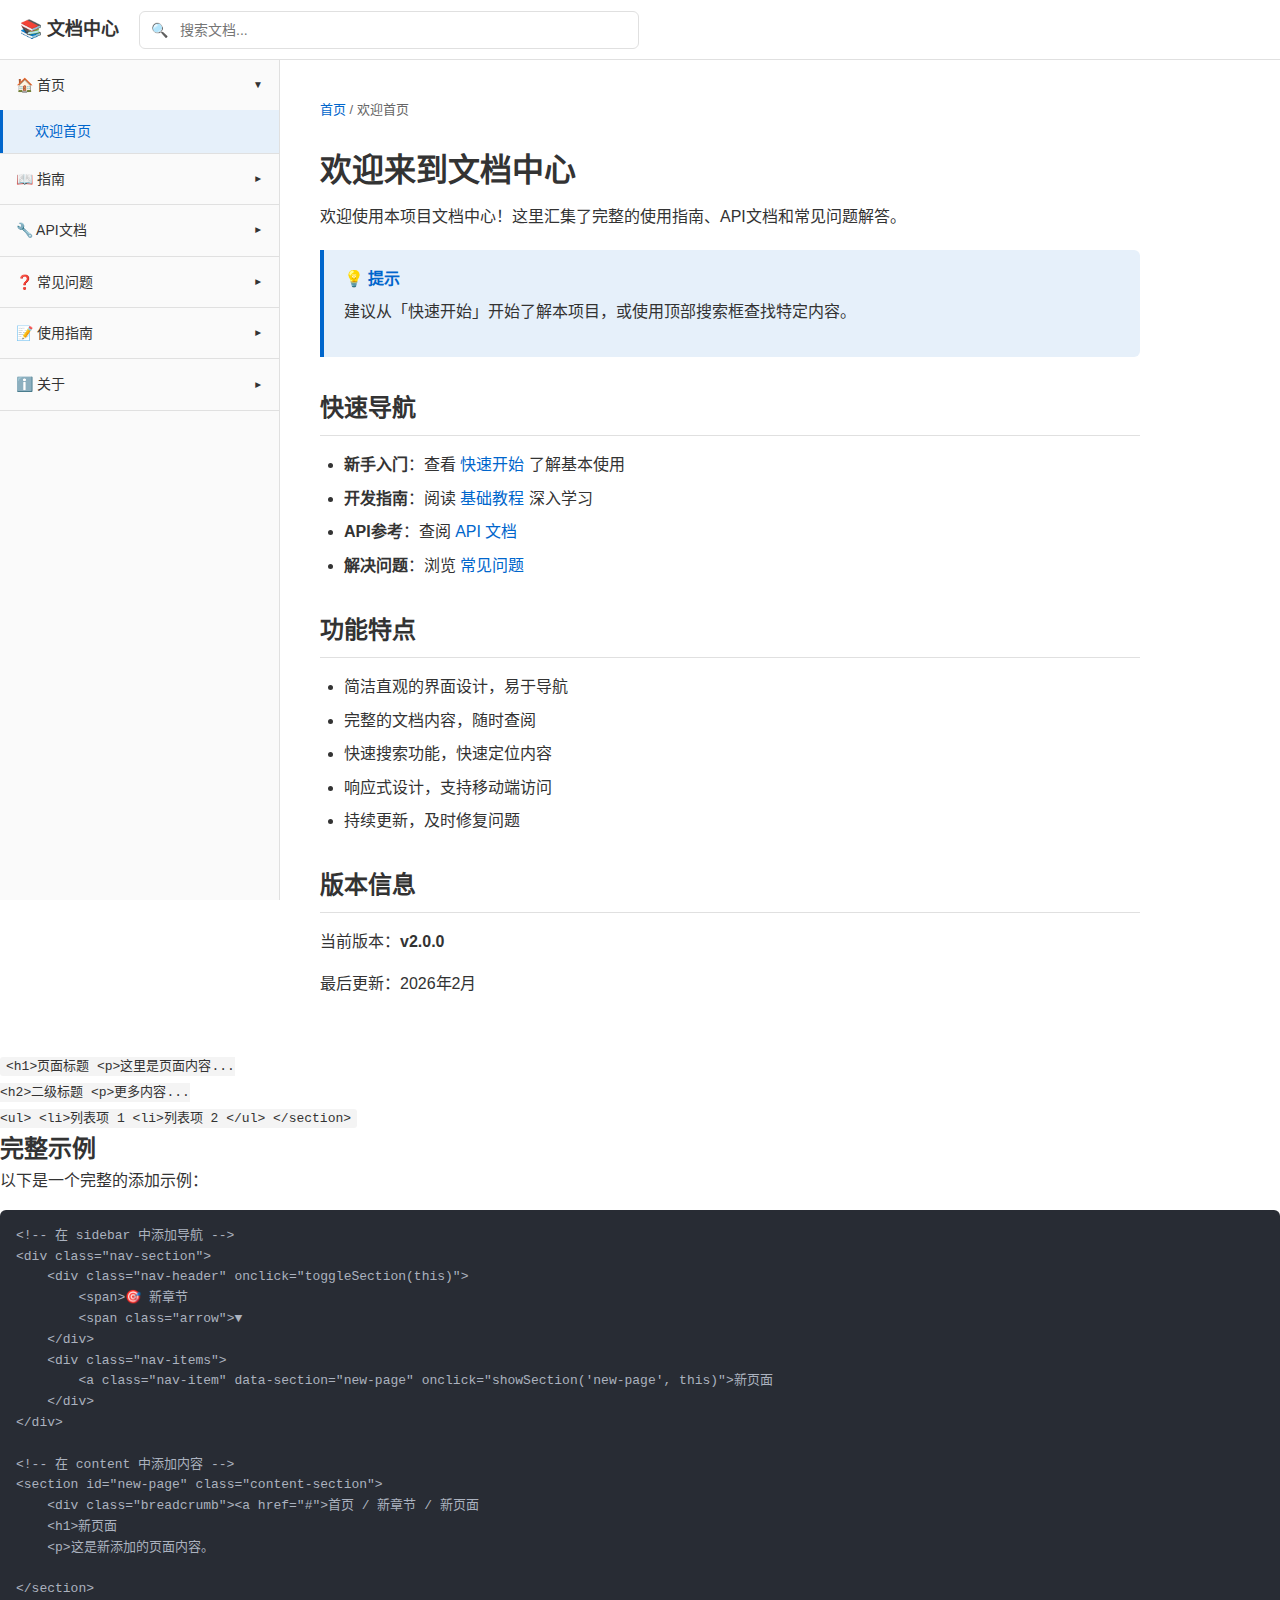
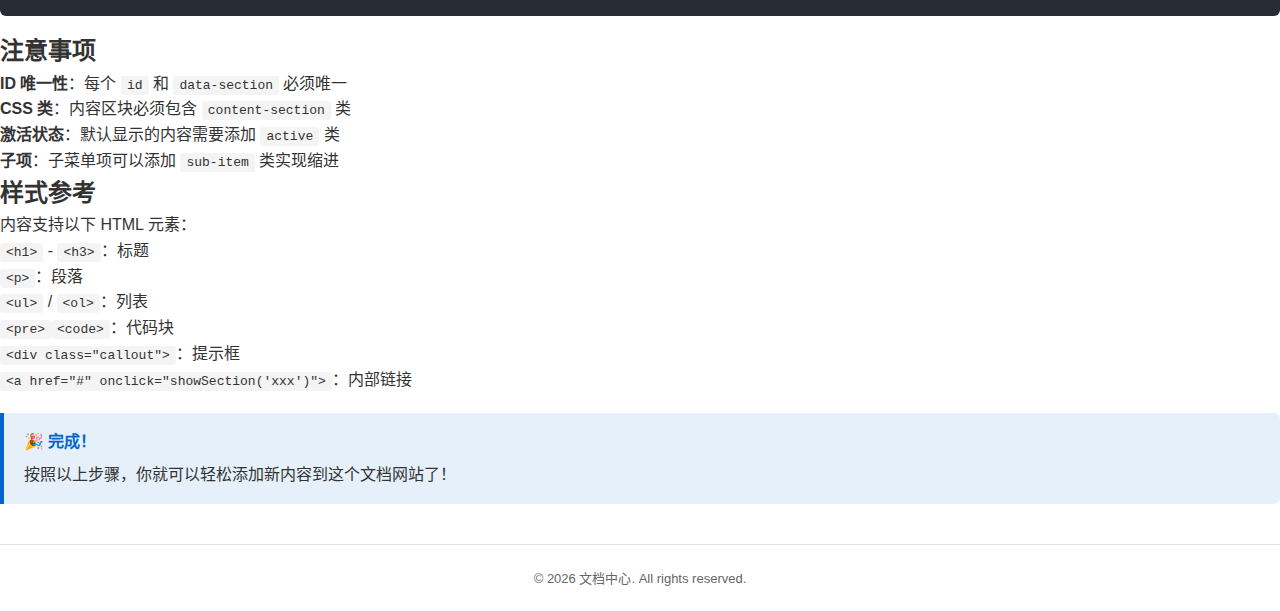
<file: projects/docs-site/index.html>
<!DOCTYPE html>
<html lang="zh-CN">
<head>
    <meta charset="UTF-8">
    <meta name="viewport" content="width=device-width, initial-scale=1.0">
    <title>文档中心 - 新生指引</title>
    <style>
        * {
            margin: 0;
            padding: 0;
            box-sizing: border-box;
        }

        :root {
            --primary-color: #0066cc;
            --primary-light: #e6f0fa;
            --text-color: #333;
            --text-light: #666;
            --border-color: #e0e0e0;
            --bg-color: #fafafa;
            --sidebar-width: 280px;
            --header-height: 60px;
        }

        body {
            font-family: -apple-system, BlinkMacSystemFont, 'Segoe UI', Roboto, 'Helvetica Neue', Arial, sans-serif;
            color: var(--text-color);
            background: #fff;
            line-height: 1.6;
        }

        /* Header */
        .header {
            position: fixed;
            top: 0;
            left: 0;
            right: 0;
            height: var(--header-height);
            background: #fff;
            border-bottom: 1px solid var(--border-color);
            display: flex;
            align-items: center;
            padding: 0 20px;
            z-index: 100;
        }

        .menu-toggle {
            display: none;
            background: none;
            border: none;
            font-size: 24px;
            cursor: pointer;
            padding: 8px;
            margin-right: 12px;
            color: var(--text-color);
        }

        .site-title {
            font-size: 18px;
            font-weight: 600;
            color: var(--text-color);
            white-space: nowrap;
        }

        .search-box {
            flex: 1;
            max-width: 500px;
            margin: 0 20px;
            position: relative;
        }

        .search-box input {
            width: 100%;
            padding: 10px 16px 10px 40px;
            border: 1px solid var(--border-color);
            border-radius: 6px;
            font-size: 14px;
            outline: none;
            transition: border-color 0.2s, box-shadow 0.2s;
        }

        .search-box input:focus {
            border-color: var(--primary-color);
            box-shadow: 0 0 0 3px rgba(0, 102, 204, 0.1);
        }

        .search-box::before {
            content: "🔍";
            position: absolute;
            left: 12px;
            top: 50%;
            transform: translateY(-50%);
            font-size: 14px;
        }

        /* Main Layout */
        .main-container {
            display: flex;
            margin-top: var(--header-height);
            min-height: calc(100vh - var(--header-height));
        }

        /* Sidebar */
        .sidebar {
            width: var(--sidebar-width);
            background: var(--bg-color);
            border-right: 1px solid var(--border-color);
            position: fixed;
            top: var(--header-height);
            left: 0;
            bottom: 0;
            overflow-y: auto;
            transition: transform 0.3s ease;
            z-index: 50;
        }

        .sidebar::-webkit-scrollbar {
            width: 6px;
        }

        .sidebar::-webkit-scrollbar-track {
            background: transparent;
        }

        .sidebar::-webkit-scrollbar-thumb {
            background: #ccc;
            border-radius: 3px;
        }

        .nav-section {
            border-bottom: 1px solid var(--border-color);
        }

        .nav-header {
            display: flex;
            align-items: center;
            justify-content: space-between;
            padding: 14px 16px;
            cursor: pointer;
            font-weight: 500;
            font-size: 14px;
            color: var(--text-color);
            transition: background 0.2s;
            user-select: none;
        }

        .nav-header:hover {
            background: rgba(0, 0, 0, 0.03);
        }

        .nav-header .arrow {
            font-size: 10px;
            transition: transform 0.2s;
        }

        .nav-header.collapsed .arrow {
            transform: rotate(-90deg);
        }

        .nav-items {
            overflow: hidden;
            transition: max-height 0.3s ease;
        }

        .nav-items.collapsed {
            max-height: 0 !important;
        }

        .nav-item {
            display: block;
            padding: 10px 16px 10px 32px;
            font-size: 14px;
            color: var(--text-light);
            text-decoration: none;
            cursor: pointer;
            transition: all 0.15s;
            border-left: 3px solid transparent;
        }

        .nav-item:hover {
            color: var(--primary-color);
            background: var(--primary-light);
        }

        .nav-item.active {
            color: var(--primary-color);
            background: var(--primary-light);
            border-left-color: var(--primary-color);
            font-weight: 500;
        }

        .nav-item.sub-item {
            padding-left: 48px;
            font-size: 13px;
        }

        /* Content Area */
        .content {
            flex: 1;
            margin-left: var(--sidebar-width);
            padding: 40px;
            max-width: 900px;
        }

        .content-section {
            display: none;
        }

        .content-section.active {
            display: block;
            animation: fadeIn 0.3s ease;
        }

        @keyframes fadeIn {
            from { opacity: 0; transform: translateY(10px); }
            to { opacity: 1; transform: translateY(0); }
        }

        .content-section h1 {
            font-size: 32px;
            margin-bottom: 8px;
            color: var(--text-color);
        }

        .content-section h2 {
            font-size: 24px;
            margin: 32px 0 16px;
            padding-bottom: 8px;
            border-bottom: 1px solid var(--border-color);
            color: var(--text-color);
        }

        .content-section h3 {
            font-size: 18px;
            margin: 24px 0 12px;
            color: var(--text-color);
        }

        .content-section p {
            margin-bottom: 16px;
            color: var(--text-color);
        }

        .content-section ul, .content-section ol {
            margin: 16px 0;
            padding-left: 24px;
        }

        .content-section li {
            margin-bottom: 8px;
        }

        .content-section a {
            color: var(--primary-color);
            text-decoration: none;
        }

        .content-section a:hover {
            text-decoration: underline;
        }

        .callout {
            background: var(--primary-light);
            border-left: 4px solid var(--primary-color);
            padding: 16px 20px;
            margin: 20px 0;
            border-radius: 0 6px 6px 0;
        }

        .callout-title {
            font-weight: 600;
            margin-bottom: 8px;
            color: var(--primary-color);
        }

        code {
            background: #f4f4f4;
            padding: 2px 6px;
            border-radius: 3px;
            font-family: 'Monaco', 'Consolas', monospace;
            font-size: 13px;
        }

        pre {
            background: #282c34;
            color: #abb2bf;
            padding: 16px;
            border-radius: 6px;
            overflow-x: auto;
            margin: 16px 0;
        }

        pre code {
            background: none;
            padding: 0;
            color: inherit;
        }

        .breadcrumb {
            font-size: 13px;
            color: var(--text-light);
            margin-bottom: 24px;
        }

        .breadcrumb a {
            color: var(--primary-color);
        }

        /* Mobile Styles */
        @media (max-width: 768px) {
            .menu-toggle {
                display: block;
            }

            .site-title {
                font-size: 16px;
            }

            .search-box {
                display: none;
            }

            .sidebar {
                transform: translateX(-100%);
            }

            .sidebar.open {
                transform: translateX(0);
            }

            .content {
                margin-left: 0;
                padding: 24px 20px;
            }

            .sidebar-overlay {
                display: none;
                position: fixed;
                top: var(--header-height);
                left: 0;
                right: 0;
                bottom: 0;
                background: rgba(0, 0, 0, 0.3);
                z-index: 40;
            }

            .sidebar-overlay.show {
                display: block;
            }
        }

        /* Scroll to top */
        .scroll-top {
            position: fixed;
            bottom: 30px;
            right: 30px;
            width: 44px;
            height: 44px;
            background: var(--primary-color);
            color: #fff;
            border: none;
            border-radius: 50%;
            cursor: pointer;
            font-size: 18px;
            display: none;
            align-items: center;
            justify-content: center;
            box-shadow: 0 2px 8px rgba(0, 102, 204, 0.3);
            transition: transform 0.2s, opacity 0.2s;
            z-index: 60;
        }

        .scroll-top:hover {
            transform: translateY(-2px);
        }

        .scroll-top.show {
            display: flex;
        }

        /* Search highlight */
        .highlight {
            background: #ffe066;
            padding: 1px 3px;
            border-radius: 2px;
        }

        /* Footer */
        .footer {
            text-align: center;
            padding: 24px;
            color: var(--text-light);
            font-size: 13px;
            border-top: 1px solid var(--border-color);
            margin-top: 40px;
        }
    </style>
</head>
<body>
    <!-- Header -->
    <header class="header">
        <button class="menu-toggle" onclick="toggleSidebar()">☰</button>
        <div class="site-title">📚 文档中心</div>
        <div class="search-box">
            <input type="text" id="searchInput" placeholder="搜索文档..." oninput="handleSearch(this.value)">
        </div>
    </header>

    <!-- Sidebar Overlay (Mobile) -->
    <div class="sidebar-overlay" onclick="closeSidebar()"></div>

    <!-- Main Container -->
    <div class="main-container">
        <!-- Sidebar Navigation -->
        <nav class="sidebar">
            <!-- 首页 -->
            <div class="nav-section">
                <div class="nav-header" onclick="toggleSection(this)">
                    <span>🏠 首页</span>
                    <span class="arrow">▼</span>
                </div>
                <div class="nav-items">
                    <a class="nav-item active" data-section="home" onclick="showSection('home', this)">欢迎首页</a>
                </div>
            </div>

            <!-- 指南 -->
            <div class="nav-section">
                <div class="nav-header" onclick="toggleSection(this)">
                    <span>📖 指南</span>
                    <span class="arrow">▼</span>
                </div>
                <div class="nav-items">
                    <a class="nav-item" data-section="getting-started" onclick="showSection('getting-started', this)">快速开始</a>
                    <a class="nav-item" data-section="installation" onclick="showSection('installation', this)">安装配置</a>
                    <a class="nav-item" data-section="tutorial" onclick="showSection('tutorial', this)">基础教程</a>
                    <a class="nav-item sub-item" data-section="basic-usage" onclick="showSection('basic-usage', this)">- 基础使用</a>
                    <a class="nav-item sub-item" data-section="advanced" onclick="showSection('advanced', this)">- 高级功能</a>
                </div>
            </div>

            <!-- API文档 -->
            <div class="nav-section">
                <div class="nav-header" onclick="toggleSection(this)">
                    <span>🔧 API文档</span>
                    <span class="arrow">▼</span>
                </div>
                <div class="nav-items">
                    <a class="nav-item" data-section="api-overview" onclick="showSection('api-overview', this)">API 概览</a>
                    <a class="nav-item sub-item" data-section="api-auth" onclick="showSection('api-auth', this)">- 认证接口</a>
                    <a class="nav-item sub-item" data-section="api-users" onclick="showSection('api-users', this)">- 用户接口</a>
                    <a class="nav-item sub-item" data-section="api-data" onclick="showSection('api-data', this)">- 数据接口</a>
                </div>
            </div>

            <!-- FAQ -->
            <div class="nav-section">
                <div class="nav-header" onclick="toggleSection(this)">
                    <span>❓ 常见问题</span>
                    <span class="arrow">▼</span>
                </div>
                <div class="nav-items">
                    <a class="nav-item" data-section="faq-general" onclick="showSection('faq-general', this)">通用问题</a>
                    <a class="nav-item" data-section="faq-technical" onclick="showSection('faq-technical', this)">技术问题</a>
                    <a class="nav-item" data-section="faq-billing" onclick="showSection('faq-billing', this)">账单问题</a>
                </div>
            </div>

            <!-- 使用指南 -->
            <div class="nav-section">
                <div class="nav-header" onclick="toggleSection(this)">
                    <span>📝 使用指南</span>
                    <span class="arrow">▼</span>
                </div>
                <div class="nav-items">
                    <a class="nav-item" data-section="how-to-add" onclick="showSection('how-to-add', this)">如何添加内容</a>
                </div>
            </div>

            <!-- 关于 -->
            <div class="nav-section">
                <div class="nav-header" onclick="toggleSection(this)">
                    <span>ℹ️ 关于</span>
                    <span class="arrow">▼</span>
                </div>
                <div class="nav-items">
                    <a class="nav-item" data-section="about" onclick="showSection('about', this)">关于我们</a>
                    <a class="nav-item" data-section="changelog" onclick="showSection('changelog', this)">更新日志</a>
                    <a class="nav-item" data-section="contact" onclick="showSection('contact', this)">联系我们</a>
                </div>
            </div>
        </nav>

        <!-- Content Area -->
        <main class="content">
            <!-- 首页欢迎 -->
            <section id="home" class="content-section active">
                <div class="breadcrumb"><a href="#">首页</a> / 欢迎首页</div>
                <h1>欢迎来到文档中心</h1>
                <p>欢迎使用本项目文档中心！这里汇集了完整的使用指南、API文档和常见问题解答。</p>
                
                <div class="callout">
                    <div class="callout-title">💡 提示</div>
                    <p>建议从「快速开始」开始了解本项目，或使用顶部搜索框查找特定内容。</p>
                </div>

                <h2>快速导航</h2>
                <ul>
                    <li><strong>新手入门</strong>：查看 <a href="#" onclick="showSection('getting-started')">快速开始</a> 了解基本使用</li>
                    <li><strong>开发指南</strong>：阅读 <a href="#" onclick="showSection('tutorial')">基础教程</a> 深入学习</li>
                    <li><strong>API参考</strong>：查阅 <a href="#" onclick="showSection('api-overview')">API 文档</a></li>
                    <li><strong>解决问题</strong>：浏览 <a href="#" onclick="showSection('faq-general')">常见问题</a></li>
                </ul>

                <h2>功能特点</h2>
                <ul>
                    <li>简洁直观的界面设计，易于导航</li>
                    <li>完整的文档内容，随时查阅</li>
                    <li>快速搜索功能，快速定位内容</li>
                    <li>响应式设计，支持移动端访问</li>
                    <li>持续更新，及时修复问题</li>
                </ul>

                <h2>版本信息</h2>
                <p>当前版本：<strong>v2.0.0</strong></p>
                <p>最后更新：2026年2月</p>
            </section>

            <!-- 快速开始 -->
            <section id="getting-started" class="content-section">
                <div class="breadcrumb"><a href="#">首页</a> / 指南 / 快速开始</div>
                <h1>快速开始</h1>
                <p>本指南将帮助您快速了解并开始使用本项目。</p>

                <h2>前置要求</h2>
                <ul>
                    <li>Node.js 16.0 或更高版本</li>
                    <li>npm 或 yarn 包管理器</li>
                    <li>现代浏览器（Chrome、Firefox、Safari、Edge）</li>
                </ul>

                <h2>安装步骤</h2>
                <h3>1. 克隆项目</h3>
                <pre><code>git clone https://github.com/example/project.git
cd project</code></pre>

                <h3>2. 安装依赖</h3>
                <pre><code>npm install</code></pre>

                <h3>3. 启动项目</h3>
                <pre><code>npm run dev</code></pre>

                <p>启动后，访问 <code>http://localhost:3000</code> 查看效果。</p>

                <div class="callout">
                    <div class="callout-title">⚠️ 注意</div>
                    <p>如果遇到端口被占用的问题，可以修改 <code>.env</code> 文件中的端口配置。</p>
                </div>
            </section>

            <!-- 安装配置 -->
            <section id="installation" class="content-section">
                <div class="breadcrumb"><a href="#">首页</a> / 指南 / 安装配置</div>
                <h1>安装配置</h1>
                <p>详细的安装和配置说明文档。</p>

                <h2>环境配置</h2>
                <p>在开始之前，请确保您的开发环境满足以下要求：</p>
                <ul>
                    <li>操作系统：Windows / macOS / Linux</li>
                    <li>Node.js：≥ 16.0.0</li>
                    <li>npm：≥ 8.0.0</li>
                </ul>

                <h2>配置文件</h2>
                <p>项目根目录下的 <code>.env</code> 文件用于配置环境变量：</p>
                <pre><code>PORT=3000
DATABASE_URL=postgres://localhost:5432/mydb
API_KEY=your-api-key-here
NODE_ENV=development</code></pre>

                <h2>数据库设置</h2>
                <p>如需使用数据库，请先创建数据库：</p>
                <pre><code>npm run db:create
npm run db:migrate</code></pre>
            </section>

            <!-- 基础教程 -->
            <section id="tutorial" class="content-section">
                <div class="breadcrumb"><a href="#">首页</a> / 指南 / 基础教程</div>
                <h1>基础教程</h1>
                <p>学习本项目的基础知识和核心概念。</p>

                <h2>核心概念</h2>
                <h3>1. 模块系统</h3>
                <p>项目采用模块化设计，每个功能模块独立存放，便于维护和扩展。</p>

                <h3>2. 数据流</h3>
                <p>遵循单向数据流原则，确保应用状态可预测。</p>

                <h3>3. 路由管理</h3>
                <p>使用文件路由系统，自动扫描并注册路由。</p>
            </section>

            <!-- 基础使用 -->
            <section id="basic-usage" class="content-section">
                <div class="breadcrumb"><a href="#">首页</a> / 指南 / 基础教程 / 基础使用</div>
                <h1>基础使用</h1>
                <p>学习基本的使用方法。</p>

                <h2>创建页面</h2>
                <p>在 <code>pages</code> 目录下创建新的 Vue 文件即可自动生成路由。</p>
                <pre><code>&lt;template&gt;
  &lt;div&gt;
    &lt;h1&gt;我的页面&lt;/h1&gt;
  &lt;/div&gt;
&lt;/template&gt;</code></pre>

                <h2>使用组件</h2>
                <p>通过 import 引入并使用组件：</p>
                <pre><code>import MyComponent from '@/components/MyComponent.vue'</code></pre>
            </section>

            <!-- 高级功能 -->
            <section id="advanced" class="content-section">
                <div class="breadcrumb"><a href="#">首页</a> / 指南 / 基础教程 / 高级功能</div>
                <h1>高级功能</h1>
                <p>探索项目的高级特性和优化技巧。</p>

                <h2>性能优化</h2>
                <ul>
                    <li>使用组件懒加载</li>
                    <li>启用缓存机制</li>
                    <li>优化资源加载顺序</li>
                </ul>

                <h2>自定义配置</h2>
                <p>通过配置文件自定义构建和运行行为。</p>
            </section>

            <!-- API概览 -->
            <section id="api-overview" class="content-section">
                <div class="breadcrumb"><a href="#">首页</a> / API文档 / API概览</div>
                <h1>API 概览</h1>
                <p>本项目的 API 采用 RESTful 风格设计，所有接口均返回 JSON 格式数据。</p>

                <h2>基础URL</h2>
                <pre><code>https://api.example.com/v1</code></pre>

                <h2>通用响应格式</h2>
                <pre><code>{
  "code": 200,
  "message": "success",
  "data": {}
}</code></pre>

                <h2>HTTP 状态码</h2>
                <ul>
                    <li><code>200</code> - 请求成功</li>
                    <li><code>400</code> - 请求参数错误</li>
                    <li><code>401</code> - 未授权</li>
                    <li><code>404</code> - 资源不存在</li>
                    <li><code>500</code> - 服务器错误</li>
                </ul>
            </section>

            <!-- API认证 -->
            <section id="api-auth" class="content-section">
                <div class="breadcrumb"><a href="#">首页</a> / API文档 / API概览 / 认证接口</div>
                <h1>认证接口</h1>
                <p>用户认证相关 API。</p>

                <h2>用户登录</h2>
                <pre><code>POST /auth/login
Content-Type: application/json

{
  "username": "user@example.com",
  "password": "password123"
}</code></pre>

                <h3>响应</h3>
                <pre><code>{
  "code": 200,
  "data": {
    "token": "eyJhbGciOiJIUzI1NiIs...",
    "expiresIn": 7200
  }
}</code></pre>
            </section>

            <!-- API用户 -->
            <section id="api-users" class="content-section">
                <div class="breadcrumb"><a href="#">首页</a> / API文档 / API概览 / 用户接口</div>
                <h1>用户接口</h1>
                <p>用户管理相关 API。</p>

                <h2>获取用户信息</h2>
                <pre><code>GET /users/:id
Authorization: Bearer {token}</code></pre>

                <h2>更新用户信息</h2>
                <pre><code>PUT /users/:id
Authorization: Bearer {token}
Content-Type: application/json

{
  "name": "新名称",
  "email": "newemail@example.com"
}</code></pre>
            </section>

            <!-- API数据 -->
            <section id="api-data" class="content-section">
                <div class="breadcrumb"><a href="#">首页</a> / API文档 / API概览 / 数据接口</div>
                <h1>数据接口</h1>
                <p>数据操作相关 API。</p>

                <h2>获取数据列表</h2>
                <pre><code>GET /data?page=1&limit=10
Authorization: Bearer {token}</code></pre>

                <h2>创建数据</h2>
                <pre><code>POST /data
Authorization: Bearer {token}
Content-Type: application/json

{
  "title": "数据标题",
  "content": "数据内容"
}</code></pre>
            </section>

            <!-- FAQ通用 -->
            <section id="faq-general" class="content-section">
                <div class="breadcrumb"><a href="#">首页</a> / 常见问题 / 通用问题</div>
                <h1>常见问题 - 通用</h1>

                <h2>Q: 如何注册账号？</h2>
                <p>A: 点击登录页面的「注册」按钮，填写相关信息即可完成注册。</p>

                <h2>Q: 忘记密码怎么办？</h2>
                <p>A: 在登录页面点击「忘记密码」，通过绑定的邮箱找回密码。</p>

                <h2>Q: 如何修改个人信息？</h2>
                <p>A: 登录后进入「个人中心」-「账号设置」即可修改。</p>
            </section>

            <!-- FAQ技术 -->
            <section id="faq-technical" class="content-section">
                <div class="breadcrumb"><a href="#">首页</a> / 常见问题 / 技术问题</div>
                <h1>常见问题 - 技术</h1>

                <h2>Q: 支持哪些浏览器？</h2>
                <p>A: 支持 Chrome、Firefox、Safari、Edge 等现代浏览器，建议使用最新版本。</p>

                <h2>Q: 页面加载缓慢怎么办？</h2>
                <p>A: 请检查网络连接，或尝试清除浏览器缓存。</p>

                <h2>Q: 遇到 bug 如何反馈？</h2>
                <p>A: 可以在 GitHub 仓库提交 issue，或联系技术支持。</p>
            </section>

            <!-- FAQ账单 -->
            <section id="faq-billing" class="content-section">
                <div class="breadcrumb"><a href="#">首页</a> / 常见问题 / 账单问题</div>
                <h1>常见问题 - 账单</h1>

                <h2>Q: 如何查看账单？</h2>
                <p>A: 登录后进入「个人中心」-「账单记录」查看详细账单。</p>

                <h2>Q: 支持哪些支付方式？</h2>
                <p>A: 支持支付宝、微信支付、银行卡等主流支付方式。</p>

                <h2>Q: 如何申请发票？</h2>
                <p>A: 在「账单记录」页面点击「开发票」按钮，填写发票信息后提交。</p>
            </section>

            <!-- 关于我们 -->
            <section id="about" class="content-section">
                <div class="breadcrumb"><a href="#">首页</a> / 关于 / 关于我们</div>
                <h1>关于我们</h1>
                <p>我们是一个专注于技术文档和开发指南的团队。</p>

                <h2>团队介绍</h2>
                <p>成立于 2023 年，致力于为开发者提供优质的技术文档和学习资源。</p>

                <h2>我们的使命</h2>
                <p>让技术文档变得简单易懂，帮助每一位开发者快速成长。</p>

                <h2>核心价值</h2>
                <ul>
                    <li>用户至上：我们始终以用户需求为导向</li>
                    <li>持续创新：不断改进，追求卓越</li>
                    <li>开放合作：欢迎社区贡献和建议</li>
                </ul>
            </section>

            <!-- 更新日志 -->
            <section id="changelog" class="content-section">
                <div class="breadcrumb"><a href="#">首页</a> / 关于 / 更新日志</div>
                <h1>更新日志</h1>

                <h2>v2.0.0 - 2026年2月</h2>
                <ul>
                    <li>全新界面设计</li>
                    <li>新增搜索功能</li>
                    <li>优化移动端体验</li>
                    <li>修复若干已知问题</li>
                </ul>

                <h2>v1.5.0 - 2025年12月</h2>
                <ul>
                    <li>新增 API 文档</li>
                    <li>增加 FAQ 板块</li>
                    <li>优化加载性能</li>
                </ul>

                <h2>v1.0.0 - 2025年6月</h2>
                <ul>
                    <li>初始版本发布</li>
                    <li>基础文档功能</li>
                </ul>
            </section>

            <!-- 联系我们 -->
            <section id="contact" class="content-section">
                <div class="breadcrumb"><a href="#">首页</a> / 关于 / 联系我们</div>
                <h1>联系我们</h1>
                <p>如果您有任何问题或建议，欢迎与我们联系。</p>

                <h2>联系方式</h2>
                <ul>
                    <li>📧 邮箱：support@example.com</li>
                    <li>📞 电话：400-123-4567</li>
                    <li>🌐 网站：https://example.com</li>
                </ul>

                <h2>工作时间</h2>
                <p>周一至周五：9:00 - 18:00</p>
                <p>节假日除外</p>

                <h2>社交媒体</h2>
                <ul>
                    <li>GitHub：<a href="#">github.com/example</a></li>
                    <li>Twitter：<a href="#">@example</a></li>
                </ul>
            </section>

            <!-- 如何添加内容 -->
            <section id="how-to-add" class="content-section">
                <div class="breadcrumb"><a href="#">首页</a> / 使用指南 / 如何添加内容</div>
                <h1>如何添加内容</h1>
                <p>本文档网站是一个单文件 HTML 实现，添加新内容非常简单。以下是详细的添加指南：</p>

                <h2>添加步骤概览</h2>
                <ol>
                    <li>在左侧导航栏添加菜单项</li>
                    <li>在内容区域添加对应的内容区块</li>
                    <li>保存文件并刷新页面</li>
                </ol>

                <h2>步骤 1：添加导航菜单项</h2>
                <p>在 HTML 文件的 <code>&lt;nav class="sidebar"></code> 区域内，找到合适的位置添加导航项：</p>

                <pre><code>&lt;!-- 你的新章节 -->
&lt;div class="nav-section">
    &lt;div class="nav-header" onclick="toggleSection(this)">
        &lt;span>📁 章节标题</span>
        &lt;span class="arrow">▼</span>
    &lt;/div>
    &lt;div class="nav-items">
        &lt;a class="nav-item" data-section="your-section-id" onclick="showSection('your-section-id', this)">页面标题</a>
    &lt;/div>
&lt;/div></code></pre>

                <div class="callout">
                    <div class="callout-title">💡 提示</div>
                    <p><code>data-section</code> 和 <code>showSection()</code> 中的参数必须唯一，用于关联导航和内容。</p>
                </div>

                <h2>步骤 2：添加内容区块</h2>
                <p>在 <code>&lt;main class="content"></code> 区域内，添加对应的内容区块：</p>

                <pre><code>&lt;!-- 你的新页面内容 -->
&lt;section id="your-section-id" class="content-section">
    &lt;div class="breadcrumb">&lt;a href="#">首页</a> / 章节 / 页面标题</div>
    &lt;h1>页面标题</h1>
    &lt;p>这里是页面内容...</p>
    
    &lt;h2>二级标题</h2>
    &lt;p>更多内容...</p>
    
    &lt;ul>
        &lt;li>列表项 1</li>
        &lt;li>列表项 2</li>
    &lt;/ul>
&lt;/section></code></pre>

                <h2>完整示例</h2>
                <p>以下是一个完整的添加示例：</p>

                <pre><code>&lt;!-- 在 sidebar 中添加导航 -->
&lt;div class="nav-section">
    &lt;div class="nav-header" onclick="toggleSection(this)">
        &lt;span>🎯 新章节</span>
        &lt;span class="arrow">▼</span>
    &lt;/div>
    &lt;div class="nav-items">
        &lt;a class="nav-item" data-section="new-page" onclick="showSection('new-page', this)">新页面</a>
    &lt;/div>
&lt;/div>

&lt;!-- 在 content 中添加内容 -->
&lt;section id="new-page" class="content-section">
    &lt;div class="breadcrumb">&lt;a href="#">首页</a> / 新章节 / 新页面</div>
    &lt;h1>新页面</h1>
    &lt;p>这是新添加的页面内容。</p>
&lt;/section></code></pre>

                <h2>注意事项</h2>
                <ul>
                    <li><strong>ID 唯一性</strong>：每个 <code>id</code> 和 <code>data-section</code> 必须唯一</li>
                    <li><strong>CSS 类</strong>：内容区块必须包含 <code>content-section</code> 类</li>
                    <li><strong>激活状态</strong>：默认显示的内容需要添加 <code>active</code> 类</li>
                    <li><strong>子项</strong>：子菜单项可以添加 <code>sub-item</code> 类实现缩进</li>
                </ul>

                <h2>样式参考</h2>
                <p>内容支持以下 HTML 元素：</p>
                <ul>
                    <li><code>&lt;h1></code> - <code>&lt;h3></code>：标题</li>
                    <li><code>&lt;p></code>：段落</li>
                    <li><code>&lt;ul></code> / <code>&lt;ol></code>：列表</li>
                    <li><code>&lt;pre></code><code>&lt;code></code></code>：代码块</li>
                    <li><code>&lt;div class="callout"></code>：提示框</li>
                    <li><code>&lt;a href="#" onclick="showSection('xxx')"></code>：内部链接</li>
                </ul>

                <div class="callout">
                    <div class="callout-title">🎉 完成！</div>
                    <p>按照以上步骤，你就可以轻松添加新内容到这个文档网站了！</p>
                </div>
            </section>

            <!-- Footer -->
            <footer class="footer">
                <p>© 2026 文档中心. All rights reserved.</p>
            </footer>
        </main>
    </div>

    <!-- Scroll to top button -->
    <button class="scroll-top" onclick="scrollToTop()">↑</button>

    <script>
        // Toggle sidebar (mobile)
        function toggleSidebar() {
            const sidebar = document.querySelector('.sidebar');
            const overlay = document.querySelector('.sidebar-overlay');
            sidebar.classList.toggle('open');
            overlay.classList.toggle('show');
        }

        function closeSidebar() {
            const sidebar = document.querySelector('.sidebar');
            const overlay = document.querySelector('.sidebar-overlay');
            sidebar.classList.remove('open');
            overlay.classList.remove('show');
        }

        // Toggle navigation section
        function toggleSection(header) {
            header.classList.toggle('collapsed');
            const items = header.nextElementSibling;
            items.classList.toggle('collapsed');
        }

        // Show content section
        function showSection(sectionId, navElement) {
            // Update nav items
            document.querySelectorAll('.nav-item').forEach(item => {
                item.classList.remove('active');
            });
            if (navElement) {
                navElement.classList.add('active');
            }

            // Update content sections
            document.querySelectorAll('.content-section').forEach(section => {
                section.classList.remove('active');
            });
            const targetSection = document.getElementById(sectionId);
            if (targetSection) {
                targetSection.classList.add('active');
                // Scroll to top of content
                window.scrollTo({ top: 0, behavior: 'smooth' });
            }

            // Close sidebar on mobile
            if (window.innerWidth <= 768) {
                closeSidebar();
            }
        }

        // Search functionality
        function handleSearch(query) {
            query = query.toLowerCase().trim();
            
            if (!query) {
                // Reset highlights
                document.querySelectorAll('.highlight').forEach(el => {
                    el.outerHTML = el.textContent;
                });
                return;
            }

            // Search in all content sections
            document.querySelectorAll('.content-section').forEach(section => {
                const sectionId = section.id;
                const text = section.textContent.toLowerCase();
                
                // Check if query matches content
                if (text.includes(query)) {
                    console.log(`Found match in section: ${sectionId}`);
                }
            });

            // Highlight matching text in current section
            const activeSection = document.querySelector('.content-section.active');
            if (activeSection) {
                highlightText(activeSection, query);
            }
        }

        function highlightText(element, query) {
            // Remove existing highlights
            document.querySelectorAll('.highlight').forEach(el => {
                el.outerHTML = el.textContent;
            });

            if (!query) return;

            const walker = document.createTreeWalker(
                element, 
                NodeFilter.SHOW_TEXT, 
                null, 
                false
            );

            const textNodes = [];
            while(walker.nextNode()) textNodes.push(walker.currentNode);

            textNodes.forEach(node => {
                const text = node.textContent;
                const lowerText = text.toLowerCase();
                const index = lowerText.indexOf(query);

                if (index !== -1) {
                    const range = document.createRange();
                    range.setStart(node, index);
                    range.setEnd(node, index + query.length);
                    
                    const mark = document.createElement('span');
                    mark.className = 'highlight';
                    range.surroundContents(mark);
                }
            });
        }

        // Scroll to top button
        window.addEventListener('scroll', () => {
            const scrollTop = document.querySelector('.scroll-top');
            if (window.scrollY > 300) {
                scrollTop.classList.add('show');
            } else {
                scrollTop.classList.remove('show');
            }
        });

        function scrollToTop() {
            window.scrollTo({ top: 0, behavior: 'smooth' });
        }

        // Initialize - collapse all sections by default except first
        document.addEventListener('DOMContentLoaded', () => {
            const navHeaders = document.querySelectorAll('.nav-header');
            navHeaders.forEach((header, index) => {
                if (index > 0) {
                    header.classList.add('collapsed');
                    header.nextElementSibling.classList.add('collapsed');
                }
            });

            // Set first item as active
            const firstNavItem = document.querySelector('.nav-item');
            if (firstNavItem) {
                firstNavItem.classList.add('active');
            }
        });

        // Keyboard shortcuts
        document.addEventListener('keydown', (e) => {
            // Ctrl/Cmd + K to focus search
            if ((e.ctrlKey || e.metaKey) && e.key === 'k') {
                e.preventDefault();
                document.getElementById('searchInput').focus();
            }
            
            // Escape to close sidebar
            if (e.key === 'Escape') {
                closeSidebar();
            }
        });
    </script>
</body>
</html>
</file>
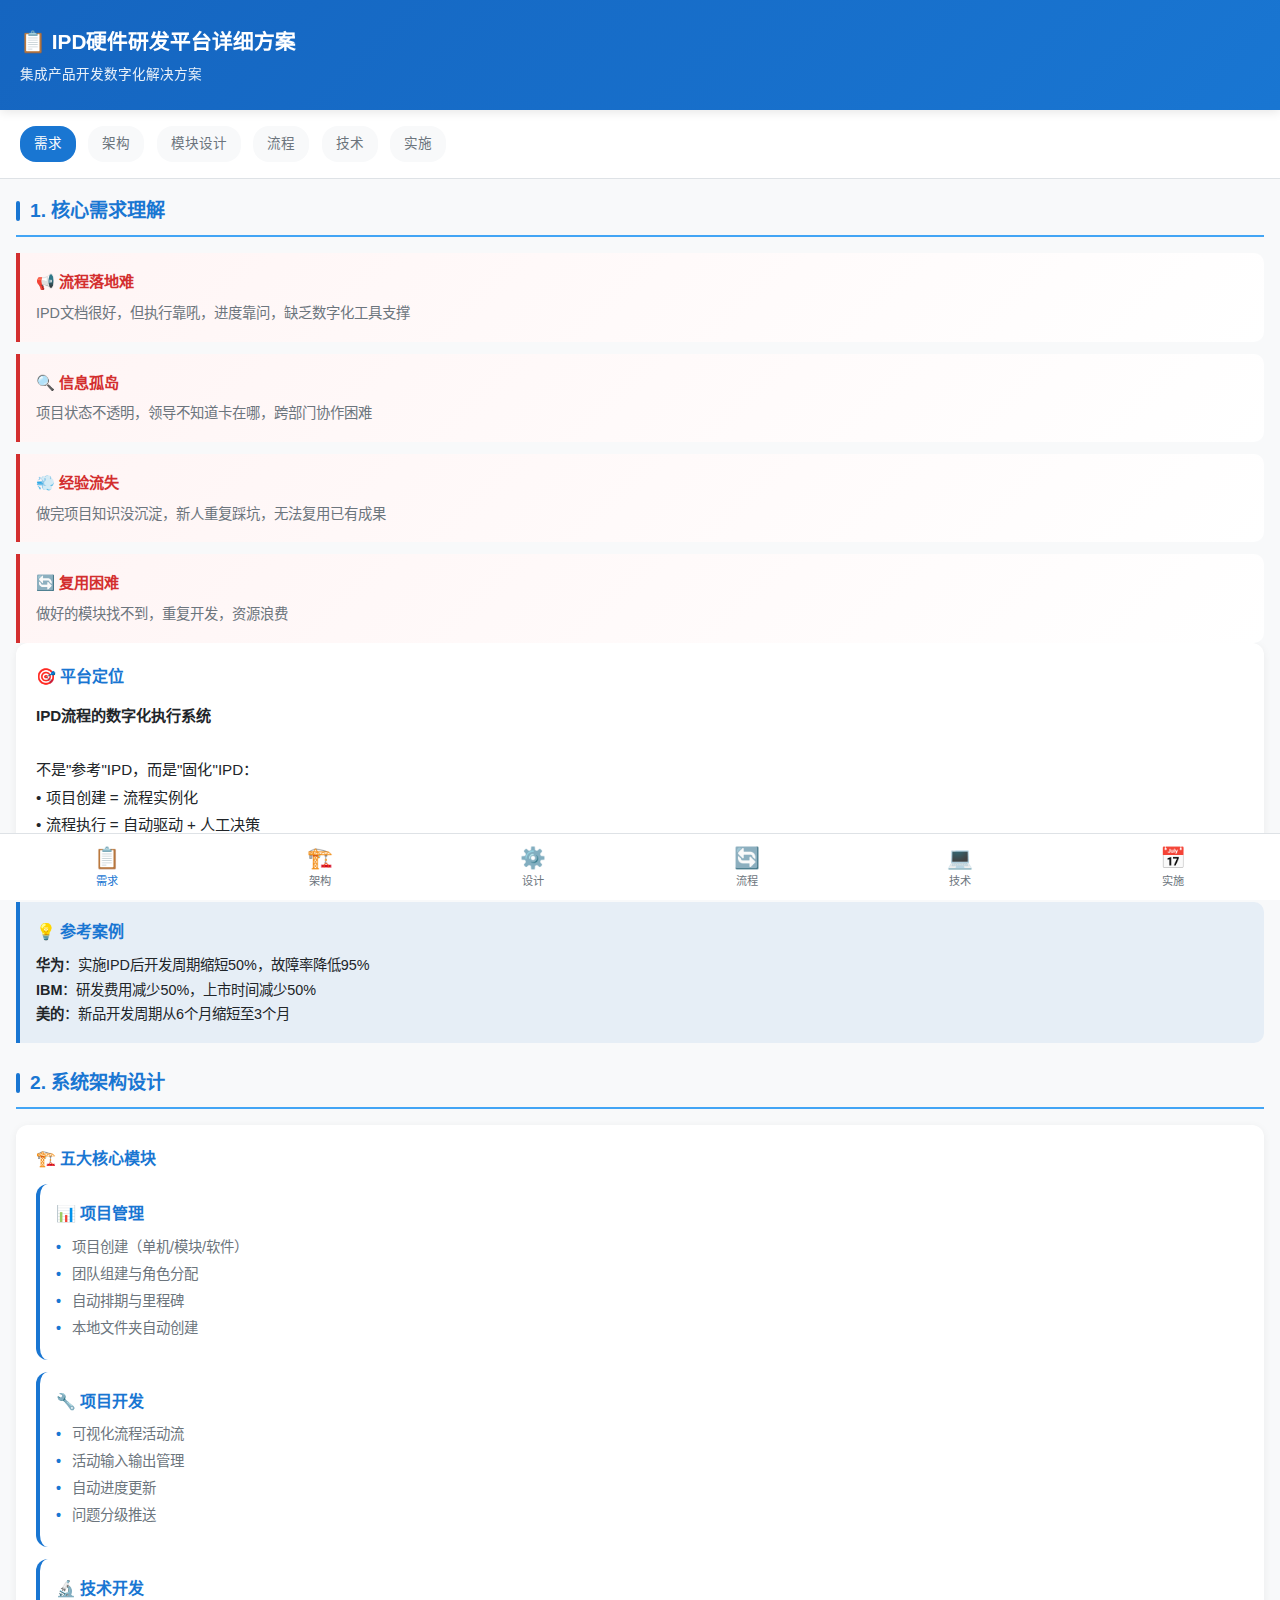
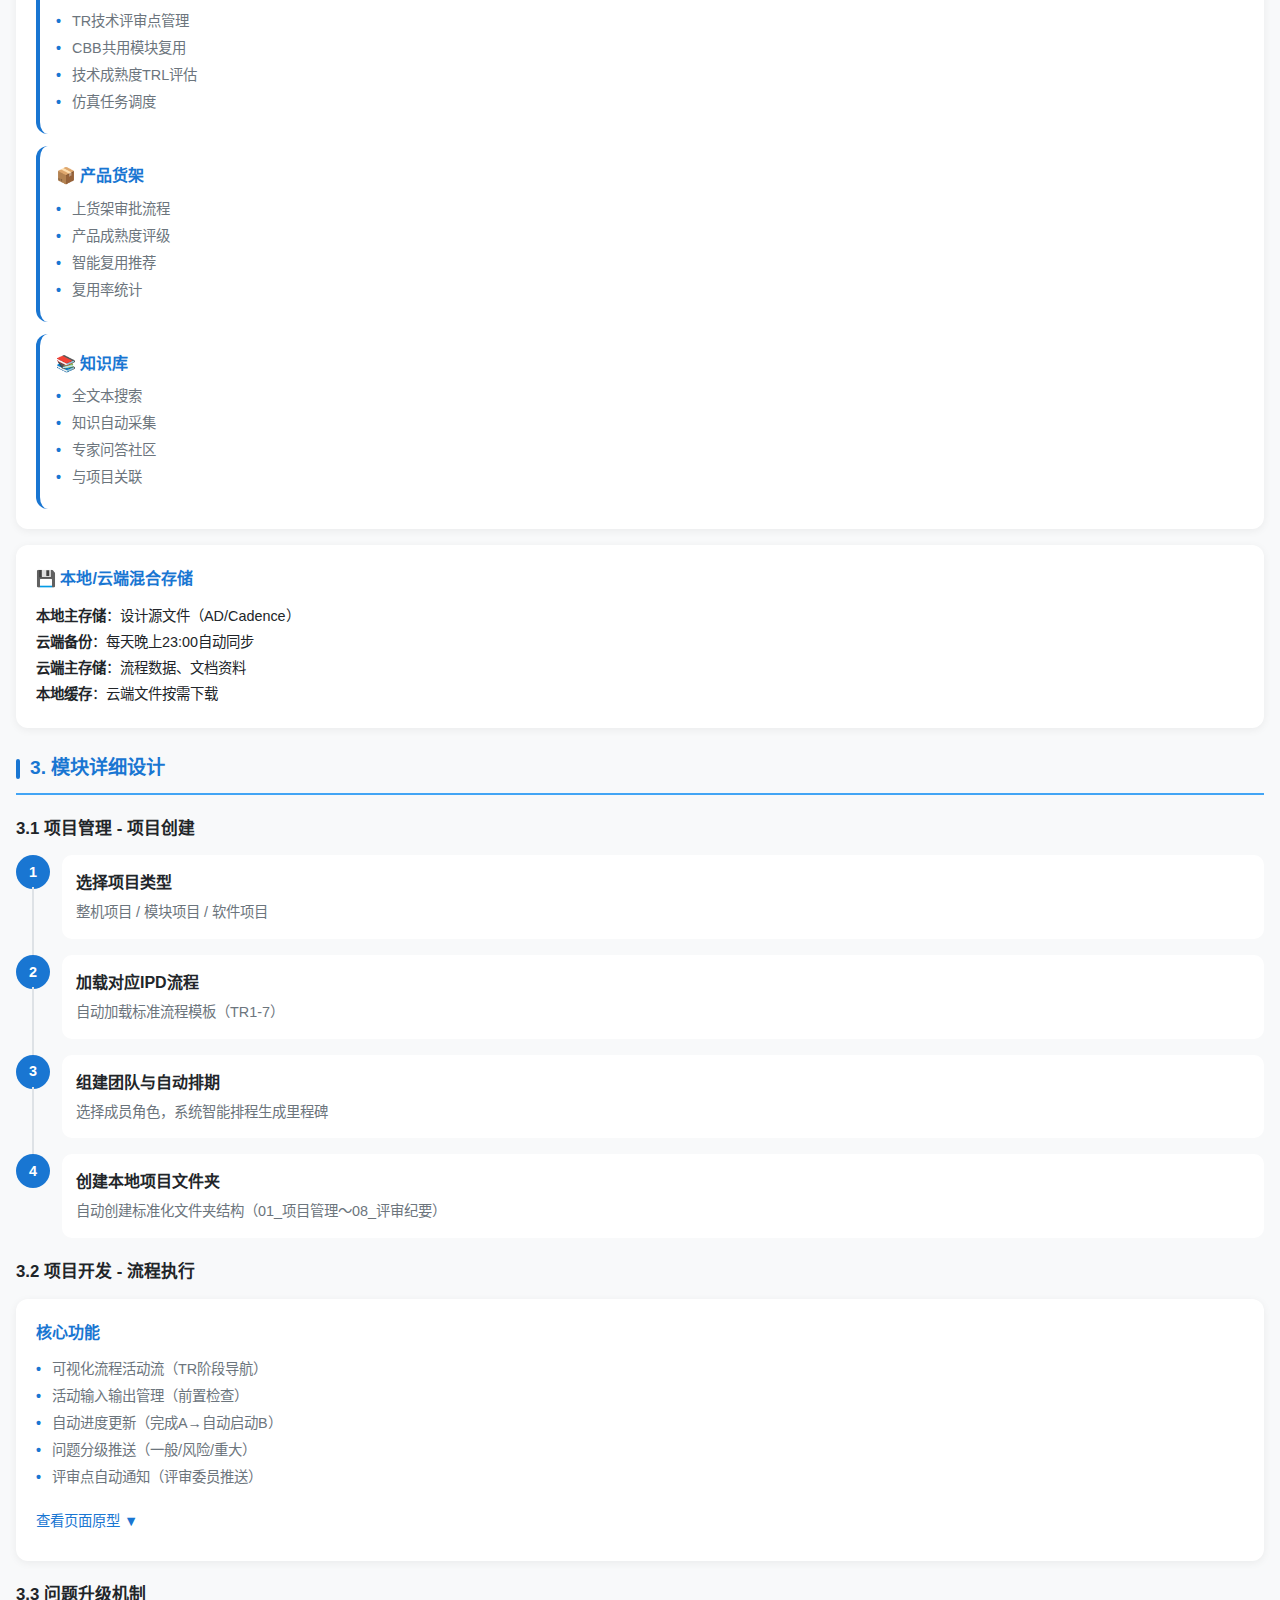
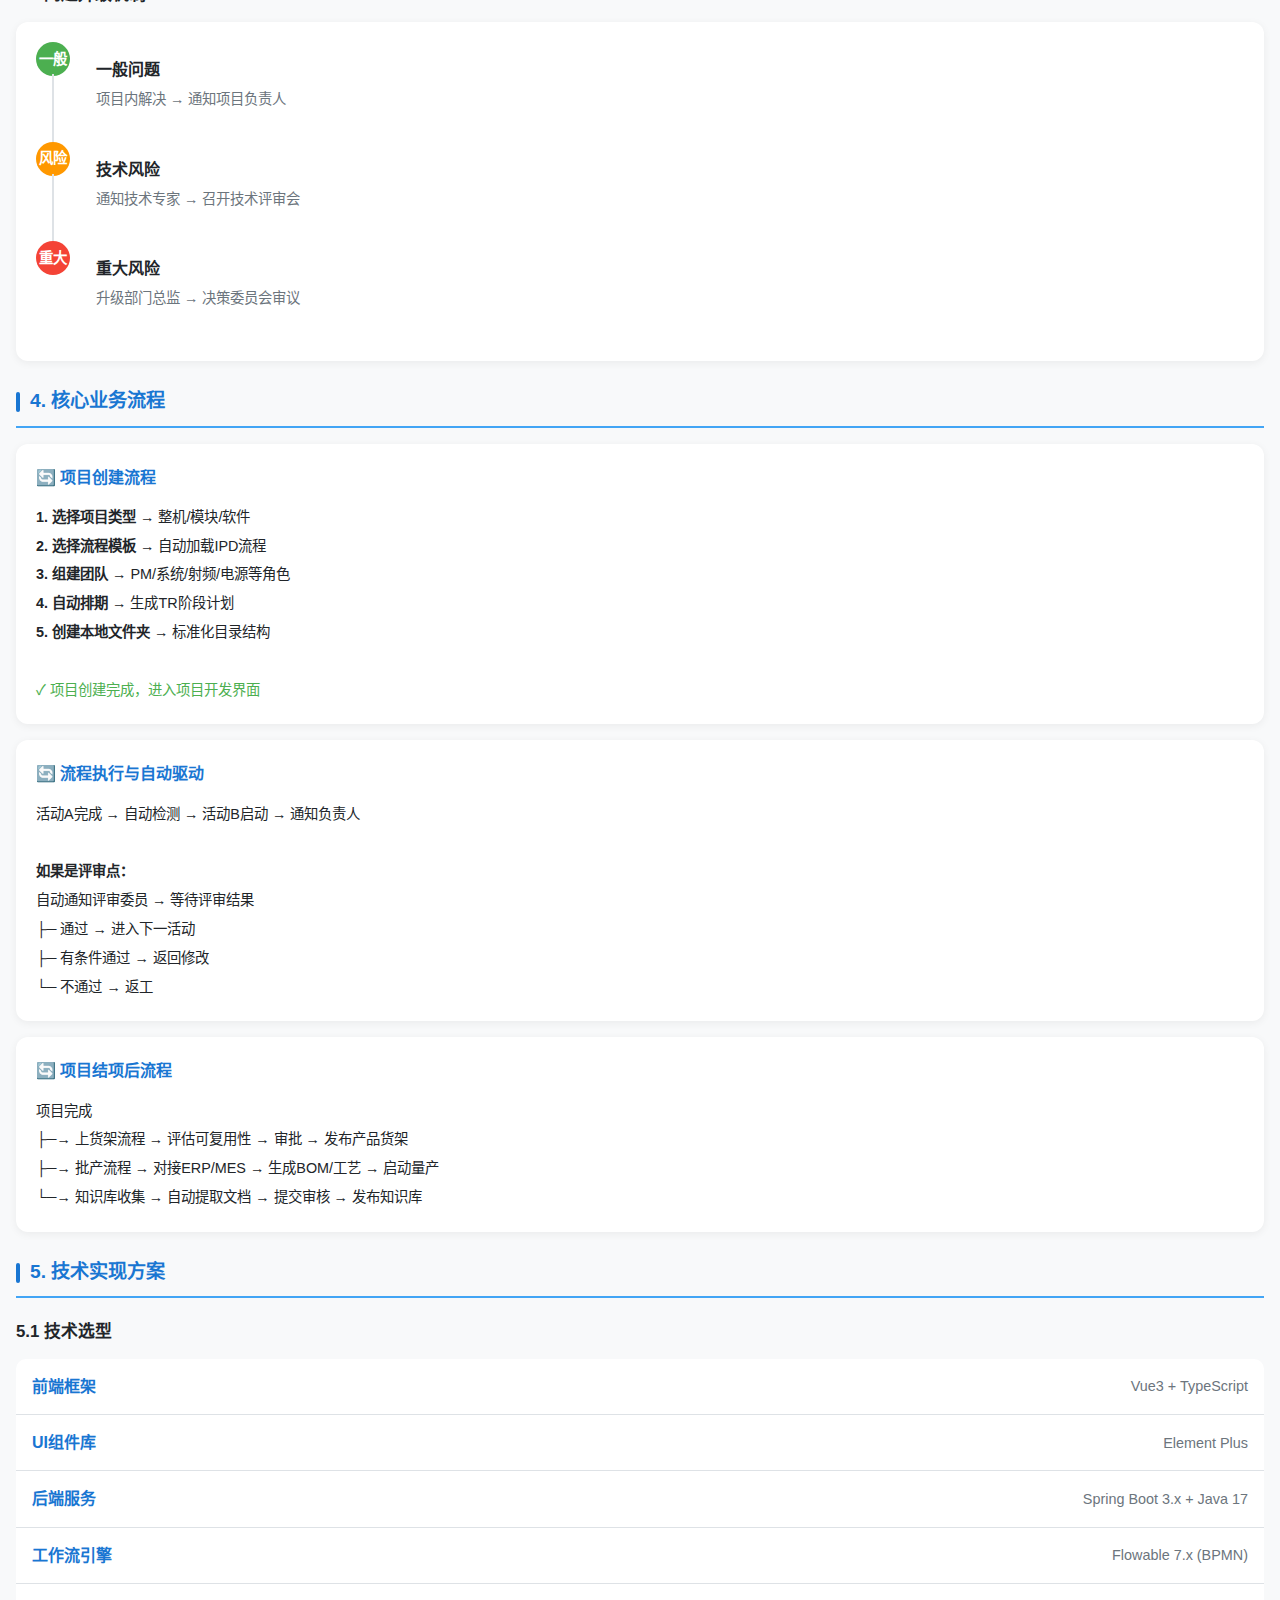
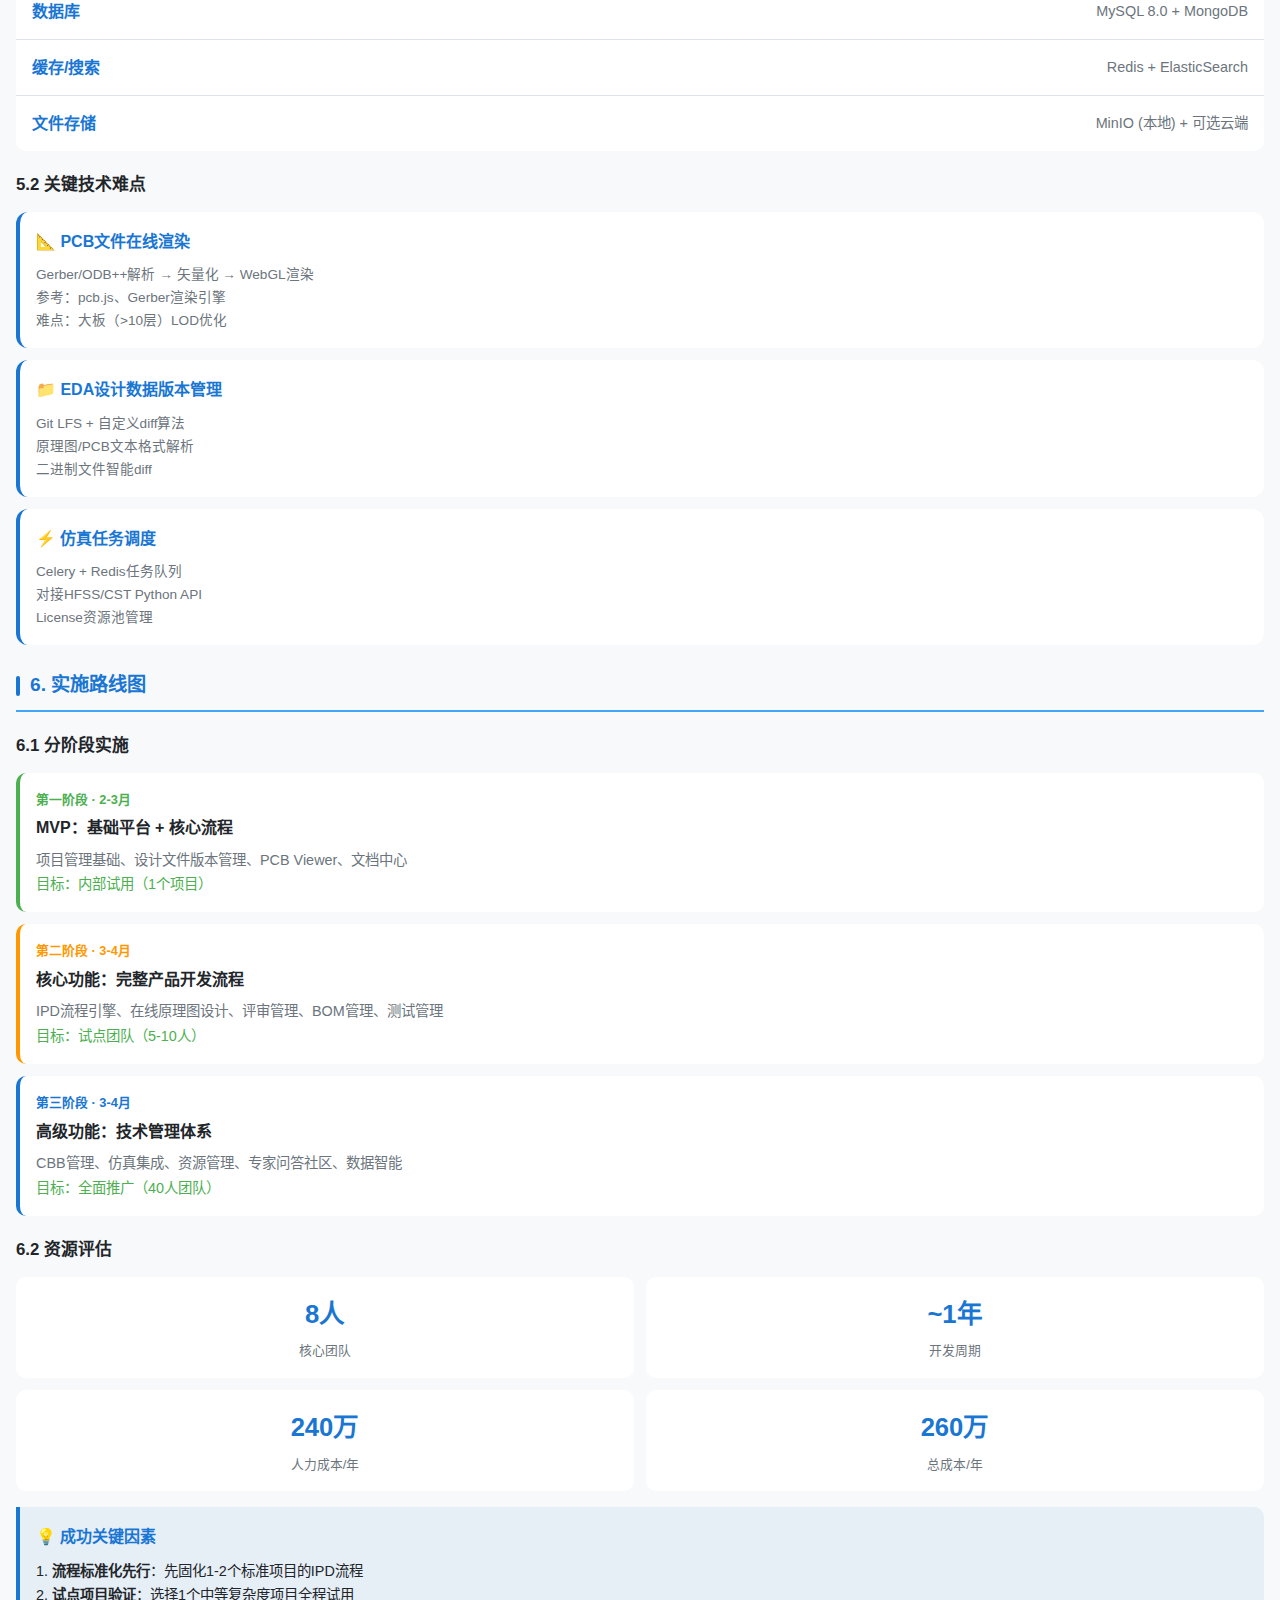
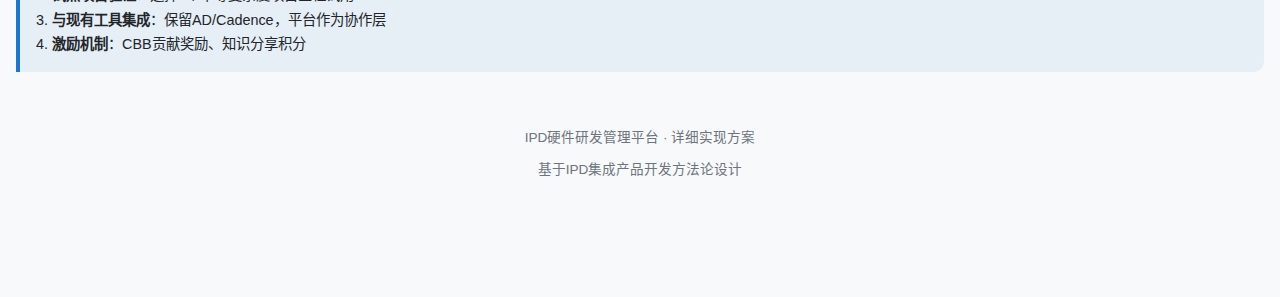
<file: projects/ipd-platform-detailed/index.html>
<!DOCTYPE html>
<html lang="zh-CN">
<head>
    <meta charset="UTF-8">
    <meta name="viewport" content="width=device-width, initial-scale=1.0, maximum-scale=1.0">
    <title>IPD硬件研发平台 - 详细方案</title>
    <style>
        * { margin: 0; padding: 0; box-sizing: border-box; }
        
        :root {
            --primary: #1976d2;
            --primary-light: #42a5f5;
            --primary-dark: #1565c0;
            --success: #4caf50;
            --warning: #ff9800;
            --danger: #d32f2f;
            --purple: #7c4dff;
            --bg: #f8f9fa;
            --card: #ffffff;
            --text: #212529;
            --text-light: #6c757d;
            --border: #dee2e6;
        }
        
        body {
            font-family: -apple-system, BlinkMacSystemFont, 'Segoe UI', 'PingFang SC', 'Microsoft YaHei', sans-serif;
            background: var(--bg);
            color: var(--text);
            line-height: 1.7;
            font-size: 16px;
            padding-bottom: 70px;
        }
        
        /* 头部 */
        .header {
            background: linear-gradient(135deg, var(--primary-dark), var(--primary));
            color: white;
            padding: 24px 20px;
            position: sticky;
            top: 0;
            z-index: 100;
            box-shadow: 0 2px 10px rgba(0,0,0,0.1);
        }
        
        .header-title {
            font-size: 1.3rem;
            font-weight: 700;
            margin-bottom: 4px;
        }
        
        .header-subtitle {
            font-size: 0.85rem;
            opacity: 0.9;
        }
        
        /* 目录 */
        .toc {
            background: white;
            padding: 16px 20px;
            border-bottom: 1px solid var(--border);
            overflow-x: auto;
            white-space: nowrap;
            -webkit-overflow-scrolling: touch;
        }
        
        .toc::-webkit-scrollbar { display: none; }
        
        .toc-item {
            display: inline-block;
            padding: 6px 14px;
            margin-right: 8px;
            background: var(--bg);
            border-radius: 16px;
            font-size: 0.85rem;
            color: var(--text-light);
            text-decoration: none;
            transition: all 0.2s;
        }
        
        .toc-item.active {
            background: var(--primary);
            color: white;
        }
        
        /* 内容区 */
        .content {
            padding: 16px;
            max-width: 100%;
        }
        
        .section {
            margin-bottom: 24px;
        }
        
        .section-title {
            font-size: 1.2rem;
            font-weight: 700;
            color: var(--primary);
            margin-bottom: 16px;
            padding-bottom: 8px;
            border-bottom: 2px solid var(--primary-light);
        }
        
        .section-title::before {
            content: '';
            display: inline-block;
            width: 4px;
            height: 20px;
            background: var(--primary);
            margin-right: 10px;
            vertical-align: middle;
            border-radius: 2px;
        }
        
        .subsection-title {
            font-size: 1.05rem;
            font-weight: 600;
            color: var(--text);
            margin: 20px 0 12px;
        }
        
        /* 卡片 */
        .card {
            background: var(--card);
            border-radius: 12px;
            padding: 20px;
            margin-bottom: 16px;
            box-shadow: 0 2px 8px rgba(0,0,0,0.06);
        }
        
        .card-title {
            font-size: 1rem;
            font-weight: 600;
            color: var(--primary);
            margin-bottom: 12px;
        }
        
        .card-text {
            font-size: 0.95rem;
            color: var(--text);
            line-height: 1.8;
        }
        
        /* 痛点卡片 */
        .pain-grid {
            display: grid;
            gap: 12px;
        }
        
        .pain-card {
            background: linear-gradient(135deg, #fff5f5, #ffffff);
            border-left: 4px solid var(--danger);
            border-radius: 0 10px 10px 0;
            padding: 16px;
        }
        
        .pain-title {
            font-weight: 600;
            color: var(--danger);
            margin-bottom: 6px;
            font-size: 0.95rem;
        }
        
        .pain-desc {
            font-size: 0.9rem;
            color: var(--text-light);
        }
        
        /* 模块网格 */
        .module-grid {
            display: grid;
            gap: 12px;
        }
        
        .module-card {
            background: var(--card);
            border-radius: 12px;
            padding: 16px;
            border-left: 4px solid var(--primary);
        }
        
        .module-name {
            font-weight: 600;
            font-size: 1rem;
            margin-bottom: 8px;
            color: var(--primary);
        }
        
        .module-features {
            font-size: 0.9rem;
            color: var(--text-light);
            line-height: 1.6;
        }
        
        .module-features li {
            margin-bottom: 4px;
            list-style: none;
            padding-left: 16px;
            position: relative;
        }
        
        .module-features li::before {
            content: '•';
            position: absolute;
            left: 0;
            color: var(--primary);
            font-weight: bold;
        }
        
        /* 原型展示 */
        .prototype-box {
            background: #1e1e1e;
            color: #d4d4d4;
            border-radius: 10px;
            padding: 16px;
            font-family: 'Consolas', monospace;
            font-size: 0.75rem;
            line-height: 1.5;
            overflow-x: auto;
            margin: 12px 0;
        }
        
        .prototype-box .hl { color: #4fc3f7; }
        .prototype-box .warn { color: #ffcc80; }
        .prototype-box .success { color: #81c784; }
        
        /* 流程步骤 */
        .flow-list {
            counter-reset: step;
        }
        
        .flow-item {
            display: flex;
            align-items: flex-start;
            margin-bottom: 16px;
            position: relative;
        }
        
        .flow-item:not(:last-child)::after {
            content: '';
            position: absolute;
            left: 16px;
            top: 32px;
            width: 2px;
            height: calc(100% + 8px);
            background: var(--border);
        }
        
        .flow-num {
            width: 34px;
            height: 34px;
            background: var(--primary);
            color: white;
            border-radius: 50%;
            display: flex;
            align-items: center;
            justify-content: center;
            font-weight: 600;
            font-size: 0.9rem;
            flex-shrink: 0;
            margin-right: 12px;
        }
        
        .flow-content {
            flex: 1;
            background: var(--card);
            border-radius: 10px;
            padding: 14px;
        }
        
        .flow-title {
            font-weight: 600;
            margin-bottom: 4px;
        }
        
        .flow-desc {
            font-size: 0.9rem;
            color: var(--text-light);
        }
        
        /* 技术选型表格 */
        .tech-list {
            background: var(--card);
            border-radius: 10px;
            overflow: hidden;
        }
        
        .tech-item {
            display: flex;
            justify-content: space-between;
            align-items: center;
            padding: 14px 16px;
            border-bottom: 1px solid var(--border);
        }
        
        .tech-item:last-child {
            border-bottom: none;
        }
        
        .tech-name {
            font-weight: 600;
            color: var(--primary);
        }
        
        .tech-value {
            font-size: 0.9rem;
            color: var(--text-light);
            text-align: right;
        }
        
        /* 时间线 */
        .timeline-item {
            background: var(--card);
            border-radius: 10px;
            padding: 16px;
            margin-bottom: 12px;
            border-left: 4px solid var(--success);
        }
        
        .timeline-phase {
            font-size: 0.8rem;
            color: var(--success);
            font-weight: 600;
            margin-bottom: 4px;
        }
        
        .timeline-title {
            font-weight: 600;
            margin-bottom: 6px;
        }
        
        .timeline-content {
            font-size: 0.9rem;
            color: var(--text-light);
        }
        
        /* 提示框 */
        .tip-box {
            background: rgba(25, 118, 210, 0.08);
            border-left: 4px solid var(--primary);
            padding: 16px;
            border-radius: 0 10px 10px 0;
            margin: 16px 0;
        }
        
        .tip-title {
            font-weight: 600;
            color: var(--primary);
            margin-bottom: 8px;
        }
        
        /* 标签 */
        .tag-list {
            display: flex;
            flex-wrap: wrap;
            gap: 8px;
            margin-top: 12px;
        }
        
        .tag {
            background: rgba(25, 118, 210, 0.1);
            color: var(--primary);
            padding: 4px 12px;
            border-radius: 16px;
            font-size: 0.8rem;
        }
        
        /* 底部导航 */
        .bottom-nav {
            position: fixed;
            bottom: 0;
            left: 0;
            right: 0;
            background: white;
            border-top: 1px solid var(--border);
            display: flex;
            justify-content: space-around;
            padding: 8px 0;
            z-index: 100;
        }
        
        .nav-btn {
            display: flex;
            flex-direction: column;
            align-items: center;
            padding: 4px 12px;
            color: var(--text-light);
            text-decoration: none;
            font-size: 0.7rem;
            border: none;
            background: none;
            cursor: pointer;
        }
        
        .nav-btn.active {
            color: var(--primary);
        }
        
        .nav-icon {
            font-size: 1.3rem;
            margin-bottom: 2px;
        }
        
        /* 展开/收起 */
        .expandable {
            margin-top: 12px;
        }
        
        .expand-btn {
            color: var(--primary);
            font-size: 0.9rem;
            cursor: pointer;
            display: inline-flex;
            align-items: center;
            gap: 4px;
            padding: 8px 0;
        }
        
        .expand-content {
            display: none;
            padding-top: 12px;
            border-top: 1px solid var(--border);
            margin-top: 12px;
        }
        
        .expand-content.show {
            display: block;
        }
        
        /* 资源统计 */
        .resource-grid {
            display: grid;
            grid-template-columns: repeat(2, 1fr);
            gap: 12px;
        }
        
        .resource-item {
            background: var(--card);
            border-radius: 10px;
            padding: 16px;
            text-align: center;
        }
        
        .resource-num {
            font-size: 1.6rem;
            font-weight: 700;
            color: var(--primary);
        }
        
        .resource-label {
            font-size: 0.8rem;
            color: var(--text-light);
            margin-top: 4px;
        }
    </style>
</head>
<body>
    <!-- 头部 -->
    <header class="header">
        <div class="header-title">📋 IPD硬件研发平台详细方案</div>
        <div class="header-subtitle">集成产品开发数字化解决方案</div>
    </header>
    
    <!-- 目录 -->
    <nav class="toc">
        <a href="#sec1" class="toc-item active" onclick="scrollToSection('sec1')">需求</a>
        <a href="#sec2" class="toc-item" onclick="scrollToSection('sec2')">架构</a>
        <a href="#sec3" class="toc-item" onclick="scrollToSection('sec3')">模块设计</a>
        <a href="#sec4" class="toc-item" onclick="scrollToSection('sec4')">流程</a>
        <a href="#sec5" class="toc-item" onclick="scrollToSection('sec5')">技术</a>
        <a href="#sec6" class="toc-item" onclick="scrollToSection('sec6')">实施</a>
    </nav>
    
    <!-- 内容 -->
    <div class="content">
        <!-- 第1部分：需求理解 -->
        <section class="section" id="sec1">
            <div class="section-title">1. 核心需求理解</div>
            
            <div class="pain-grid">
                <div class="pain-card">
                    <div class="pain-title">📢 流程落地难</div>
                    <div class="pain-desc">IPD文档很好，但执行靠吼，进度靠问，缺乏数字化工具支撑</div>
                </div>
                <div class="pain-card">
                    <div class="pain-title">🔍 信息孤岛</div>
                    <div class="pain-desc">项目状态不透明，领导不知道卡在哪，跨部门协作困难</div>
                </div>
                <div class="pain-card">
                    <div class="pain-title">💨 经验流失</div>
                    <div class="pain-desc">做完项目知识没沉淀，新人重复踩坑，无法复用已有成果</div>
                </div>
                <div class="pain-card"
>
                    <div class="pain-title">🔄 复用困难</div>
                    <div class="pain-desc">做好的模块找不到，重复开发，资源浪费</div>
                </div>
            </div>
            
            <div class="card">
                <div class="card-title">🎯 平台定位</div>
                <div class="card-text">
                    <strong>IPD流程的数字化执行系统</strong><br><br>
                    不是"参考"IPD，而是"固化"IPD：<br>
                    • 项目创建 = 流程实例化<br>
                    • 流程执行 = 自动驱动 + 人工决策<br>
                    • 知识沉淀 = 自动化采集
                </div>
            </div>
            
            <div class="tip-box">
                <div class="tip-title">💡 参考案例</div>
                <div style="font-size: 0.9rem;">
                    <strong>华为</strong>：实施IPD后开发周期缩短50%，故障率降低95%<br>
                    <strong>IBM</strong>：研发费用减少50%，上市时间减少50%<br>
                    <strong>美的</strong>：新品开发周期从6个月缩短至3个月
                </div>
            </div>
        </section>
        
        <!-- 第2部分：架构设计 -->
        <section class="section" id="sec2">
            <div class="section-title">2. 系统架构设计</div>
            
            <div class="card">
                <div class="card-title">🏗️ 五大核心模块</div>
                
                <div class="module-grid">
                    <div class="module-card">
                        <div class="module-name">📊 项目管理</div>
                        <ul class="module-features">
                            <li>项目创建（单机/模块/软件）</li>
                            <li>团队组建与角色分配</li>
                            <li>自动排期与里程碑</li>
                            <li>本地文件夹自动创建</li>
                        </ul>
                    </div>
                    
                    <div class="module-card">
                        <div class="module-name">🔧 项目开发</div>
                        <ul class="module-features">
                            <li>可视化流程活动流</li>
                            <li>活动输入输出管理</li>
                            <li>自动进度更新</li>
                            <li>问题分级推送</li>
                        </ul>
                    </div>
                    
                    <div class="module-card">
                        <div class="module-name">🔬 技术开发</div>
                        <ul class="module-features">
                            <li>TR技术评审点管理</li>
                            <li>CBB共用模块复用</li>
                            <li>技术成熟度TRL评估</li>
                            <li>仿真任务调度</li>
                        </ul>
                    </div>
                    
                    <div class="module-card">
                        <div class="module-name">📦 产品货架</div>
                        <ul class="module-features">
                            <li>上货架审批流程</li>
                            <li>产品成熟度评级</li>
                            <li>智能复用推荐</li>
                            <li>复用率统计</li>
                        </ul>
                    </div>
                    
                    <div class="module-card">
                        <div class="module-name">📚 知识库</div>
                        <ul class="module-features">
                            <li>全文本搜索</li>
                            <li>知识自动采集</li>
                            <li>专家问答社区</li>
                            <li>与项目关联</li>
                        </ul>
                    </div>
                </div>
            </div>
            
            <div class="card">
                <div class="card-title">💾 本地/云端混合存储</div>
                <div class="card-text" style="font-size: 0.9rem;">
                    <strong>本地主存储</strong>：设计源文件（AD/Cadence）<br>
                    <strong>云端备份</strong>：每天晚上23:00自动同步<br>
                    <strong>云端主存储</strong>：流程数据、文档资料<br>
                    <strong>本地缓存</strong>：云端文件按需下载
                </div>
            </div>
        </section>
        
        <!-- 第3部分：模块详细设计 -->
        <section class="section" id="sec3">
            <div class="section-title">3. 模块详细设计</div>
            
            <div class="subsection-title">3.1 项目管理 - 项目创建</div>
            
            <div class="flow-list">
                <div class="flow-item">
                    <div class="flow-num">1</div>
                    <div class="flow-content">
                        <div class="flow-title">选择项目类型</div>
                        <div class="flow-desc">整机项目 / 模块项目 / 软件项目</div>
                    </div>
                </div>
                <div class="flow-item">
                    <div class="flow-num">2</div>
                    <div class="flow-content">
                        <div class="flow-title">加载对应IPD流程</div>
                        <div class="flow-desc">自动加载标准流程模板（TR1-7）</div>
                    </div>
                </div>
                <div class="flow-item">
                    <div class="flow-num">3</div>
                    <div class="flow-content">
                        <div class="flow-title">组建团队与自动排期</div>
                        <div class="flow-desc">选择成员角色，系统智能排程生成里程碑</div>
                    </div>
                </div>
                <div class="flow-item">
                    <div class="flow-num">4</div>
                    <div class="flow-content">
                        <div class="flow-title">创建本地项目文件夹</div>
                        <div class="flow-desc">自动创建标准化文件夹结构（01_项目管理～08_评审纪要）</div>
                    </div>
                </div>
            </div>
            
            <div class="subsection-title">3.2 项目开发 - 流程执行</div>
            
            <div class="card">
                <div class="card-title">核心功能</div>
                <ul class="module-features">
                    <li>可视化流程活动流（TR阶段导航）</li>
                    <li>活动输入输出管理（前置检查）</li>
                    <li>自动进度更新（完成A→自动启动B）</li>
                    <li>问题分级推送（一般/风险/重大）</li>
                    <li>评审点自动通知（评审委员推送）</li>
                </ul>
                
                <div class="expandable">
                    <div class="expand-btn" onclick="toggleExpand(this)">查看页面原型 ▼</div>
                    <div class="expand-content">
                        <div class="prototype-box">
┌─ 项目开发主界面 ──────────────────────────────────────┐
│ PRJ_2026_001 智能网关      [进度: 35%] [问题: 2]    │
├─────────────────────────────────────────────────────┤
│                                                     │
│  概念 计划 开发 验证 发布                          │
│   ✓    ✓   ▶    ○    ○   ← 当前阶段              │
│  CDCP  PDCP ADCP  LDCP                             │
│                                                     │
│ ┌─ TR3原型阶段 ──────────────────────────────────┐ │
│ │                                                │ │
│ │ [✓] 3.1 系统详细设计                          │ │
│ │ [✓] 3.2 硬件概要设计                          │ │
│ │ [▶] 3.3 原理图设计  ← 当前活动                │ │
│ │      进度: [████████░░] 60%                   │ │
│ │ [○] 3.4 PCB布局设计  依赖: 3.3完成            │ │
│ │ [评审] 3.6 TR3技术评审  委员: 张三/李四       │ │
│ │                                                │ │
│ └────────────────────────────────────────────────┘ │
│                                                     │
│ [提交交付物] [提交问题] [申请评审]                │
└─────────────────────────────────────────────────────┘
                        </div>
                    </div>
                </div>
            </div>
            
            <div class="subsection-title">3.3 问题升级机制</div>
            
            <div class="card">
                <div class="flow-list">
                    <div class="flow-item">
                        <div class="flow-num" style="background: #4caf50;">一般</div>
                        <div class="flow-content">
                            <div class="flow-title">一般问题</div>
                            <div class="flow-desc">项目内解决 → 通知项目负责人</div>
                        </div>
                    </div>
                    
                    <div class="flow-item">
                        <div class="flow-num" style="background: #ff9800;">风险</div>
                        <div class="flow-content">
                            <div class="flow-title">技术风险</div>
                            <div class="flow-desc">通知技术专家 → 召开技术评审会</div>
                        </div>
                    </div>
                    
                    <div class="flow-item">
                        <div class="flow-num" style="background: #f44336;">重大</div>
                        <div class="flow-content">
                            <div class="flow-title">重大风险</div>
                            <div class="flow-desc">升级部门总监 → 决策委员会审议</div>
                        </div>
                    </div>
                </div>
            </div>
        </section>
        
        <!-- 第4部分：核心业务流程 -->
        <section class="section" id="sec4">
            <div class="section-title">4. 核心业务流程</div>
            
            <div class="card">
                <div class="card-title">🔄 项目创建流程</div>
                <div style="font-size: 0.9rem; line-height: 2;">
                    <strong>1. 选择项目类型</strong> → 整机/模块/软件<br>
                    <strong>2. 选择流程模板</strong> → 自动加载IPD流程<br>
                    <strong>3. 组建团队</strong> → PM/系统/射频/电源等角色<br>
                    <strong>4. 自动排期</strong> → 生成TR阶段计划<br>
                    <strong>5. 创建本地文件夹</strong> → 标准化目录结构<br><br>
                    <span style="color: var(--success);">✓ 项目创建完成，进入项目开发界面</span>
                </div>
            </div>
            
            <div class="card">
                <div class="card-title">🔄 流程执行与自动驱动</div>
                <div style="font-size: 0.9rem; line-height: 2;">
                    活动A完成 → 自动检测 → 活动B启动 → 通知负责人<br><br>
                    <strong>如果是评审点：</strong><br>
                    自动通知评审委员 → 等待评审结果<br>
                    ├─ 通过 → 进入下一活动<br>
                    ├─ 有条件通过 → 返回修改<br>
                    └─ 不通过 → 返工
                </div>
            </div>
            
            <div class="card">
                <div class="card-title">🔄 项目结项后流程</div>
                <div style="font-size: 0.9rem; line-height: 2;">
                    项目完成<br>
                    ├─→ 上货架流程 → 评估可复用性 → 审批 → 发布产品货架<br>
                    ├─→ 批产流程 → 对接ERP/MES → 生成BOM/工艺 → 启动量产<br>
                    └─→ 知识库收集 → 自动提取文档 → 提交审核 → 发布知识库
                </div>
            </div>
        </section>
        
        <!-- 第5部分：技术实现 -->
        <section class="section" id="sec5">
            <div class="section-title">5. 技术实现方案</div>
            
            <div class="subsection-title">5.1 技术选型</div>
            
            <div class="tech-list">
                <div class="tech-item">
                    <span class="tech-name">前端框架</span>
                    <span class="tech-value">Vue3 + TypeScript</span>
                </div>
                <div class="tech-item">
                    <span class="tech-name">UI组件库</span>
                    <span class="tech-value">Element Plus</span>
                </div>
                <div class="tech-item">
                    <span class="tech-name">后端服务</span>
                    <span class="tech-value">Spring Boot 3.x + Java 17</span>
                </div>
                <div class="tech-item">
                    <span class="tech-name">工作流引擎</span>
                    <span class="tech-value">Flowable 7.x (BPMN)</span>
                </div>
                <div class="tech-item">
                    <span class="tech-name">数据库</span>
                    <span class="tech-value">MySQL 8.0 + MongoDB</span>
                </div>
                <div class="tech-item">
                    <span class="tech-name">缓存/搜索</span>
                    <span class="tech-value">Redis + ElasticSearch</span>
                </div>
                <div class="tech-item">
                    <span class="tech-name">文件存储</span>
                    <span class="tech-value">MinIO (本地) + 可选云端</span>
                </div>
            </div>
            
            <div class="subsection-title">5.2 关键技术难点</div>
            
            <div class="module-grid">
                <div class="module-card">
                    <div class="module-name">📐 PCB文件在线渲染</div>
                    <div style="font-size: 0.85rem; color: var(--text-light);">
                        Gerber/ODB++解析 → 矢量化 → WebGL渲染<br>
                        参考：pcb.js、Gerber渲染引擎<br>
                        难点：大板（>10层）LOD优化
                    </div>
                </div>
                
                <div class="module-card">
                    <div class="module-name">📁 EDA设计数据版本管理</div>
                    <div style="font-size: 0.85rem; color: var(--text-light);">
                        Git LFS + 自定义diff算法<br>
                        原理图/PCB文本格式解析<br>
                        二进制文件智能diff
                    </div>
                </div>
                
                <div class="module-card">
                    <div class="module-name">⚡ 仿真任务调度</div>
                    <div style="font-size: 0.85rem; color: var(--text-light);">
                        Celery + Redis任务队列<br>
                        对接HFSS/CST Python API<br>
                        License资源池管理
                    </div>
                </div>
            </div>
        </section>
        
        <!-- 第6部分：实施路线 -->
        <section class="section" id="sec6">
            <div class="section-title">6. 实施路线图</div>
            
            <div class="subsection-title">6.1 分阶段实施</div>
            
            <div class="timeline-item">
                <div class="timeline-phase">第一阶段 · 2-3月</div>
                <div class="timeline-title">MVP：基础平台 + 核心流程</div>
                <div class="timeline-content">
                    项目管理基础、设计文件版本管理、PCB Viewer、文档中心<br>
                    <span style="color: var(--success);">目标：内部试用（1个项目）</span>
                </div>
            </div>
            
            <div class="timeline-item" style="border-left-color: var(--warning);">
                <div class="timeline-phase" style="color: var(--warning);">第二阶段 · 3-4月</div>
                <div class="timeline-title">核心功能：完整产品开发流程</div>
                <div class="timeline-content">
                    IPD流程引擎、在线原理图设计、评审管理、BOM管理、测试管理<br>
                    <span style="color: var(--success);">目标：试点团队（5-10人）</span>
                </div>
            </div>
            
            <div class="timeline-item" style="border-left-color: var(--primary);">
                <div class="timeline-phase" style="color: var(--primary);">第三阶段 · 3-4月</div>
                <div class="timeline-title">高级功能：技术管理体系</div>
                <div class="timeline-content">
                    CBB管理、仿真集成、资源管理、专家问答社区、数据智能<br>
                    <span style="color: var(--success);">目标：全面推广（40人团队）</span>
                </div>
            </div>
            
            <div class="subsection-title">6.2 资源评估</div>
            
            <div class="resource-grid">
                <div class="resource-item">
                    <div class="resource-num">8人</div>
                    <div class="resource-label">核心团队</div>
                </div>
                <div class="resource-item">
                    <div class="resource-num">~1年</div>
                    <div class="resource-label">开发周期</div>
                </div>
                <div class="resource-item">
                    <div class="resource-num">240万</div>
                    <div class="resource-label">人力成本/年</div>
                </div>
                <div class="resource-item">
                    <div class="resource-num">260万</div>
                    <div class="resource-label">总成本/年</div>
                </div>
            </div>
            
            <div class="tip-box">
                <div class="tip-title">💡 成功关键因素</div>
                <div style="font-size: 0.9rem;">
                    1. <strong>流程标准化先行</strong>：先固化1-2个标准项目的IPD流程<br>
                    2. <strong>试点项目验证</strong>：选择1个中等复杂度项目全程试用<br>
                    3. <strong>与现有工具集成</strong>：保留AD/Cadence，平台作为协作层<br>
                    4. <strong>激励机制</strong>：CBB贡献奖励、知识分享积分
                </div>
            </div>
        </section>
        
        <!-- 页脚 -->
        <div style="text-align: center; padding: 30px; color: var(--text-light); font-size: 0.85rem;">
            <p>IPD硬件研发管理平台 · 详细实现方案</p>
            <p style="margin-top: 8px;">基于IPD集成产品开发方法论设计</p>
        </div>
    </div>
    
    <!-- 底部导航 -->
    <nav class="bottom-nav">
        <button class="nav-btn active" onclick="scrollToSection('sec1')">
            <span class="nav-icon">📋</span>
            <span>需求</span>
        </button>
        <button class="nav-btn" onclick="scrollToSection('sec2')">
            <span class="nav-icon">🏗️</span>
            <span>架构</span>
        </button>
        <button class="nav-btn" onclick="scrollToSection('sec3')">
            <span class="nav-icon">⚙️</span>
            <span>设计</span>
        </button>
        <button class="nav-btn" onclick="scrollToSection('sec4')">
            <span class="nav-icon">🔄</span>
            <span>流程</span>
        </button>
        <button class="nav-btn" onclick="scrollToSection('sec5')">
            <span class="nav-icon">💻</span>
            <span>技术</span>
        </button>
        <button class="nav-btn" onclick="scrollToSection('sec6')">
            <span class="nav-icon">📅</span>
            <span>实施</span>
        </button>
    </nav>
    
    <script>
        // 滚动到指定section
        function scrollToSection(id) {
            const element = document.getElementById(id);
            if (element) {
                const offset = 140; // 头部高度
                const elementPosition = element.getBoundingClientRect().top;
                const offsetPosition = elementPosition + window.pageYOffset - offset;
                
                window.scrollTo({
                    top: offsetPosition,
                    behavior: 'smooth'
                });
                
                // 更新导航状态
                updateNavState(id);
            }
        }
        
        // 更新导航状态
        function updateNavState(activeId) {
            document.querySelectorAll('.toc-item').forEach(item => {
                item.classList.remove('active');
                if (item.getAttribute('href') === '#' + activeId) {
                    item.classList.add('active');
                }
            });
            
            document.querySelectorAll('.nav-btn').forEach(btn => {
                btn.classList.remove('active');
            });
            
            const index = ['sec1', 'sec2', 'sec3', 'sec4', 'sec5', 'sec6'].indexOf(activeId);
            if (index >= 0) {
                document.querySelectorAll('.nav-btn')[index].classList.add('active');
            }
        }
        
        // 展开/收起
        function toggleExpand(btn) {
            const content = btn.nextElementSibling;
            content.classList.toggle('show');
            btn.textContent = content.classList.contains('show') ? '收起 ▲' : '查看页面原型 ▼';
        }
        
        // 滚动监听，更新导航
        window.addEventListener('scroll', () => {
            const sections = ['sec1', 'sec2', 'sec3', 'sec4', 'sec5', 'sec6'];
            const scrollPos = window.scrollY + 200;
            
            for (let id of sections) {
                const element = document.getElementById(id);
                if (element && element.offsetTop <= scrollPos) {
                    updateNavState(id);
                }
            }
        });
    </script>
</body>
</html>
</file>
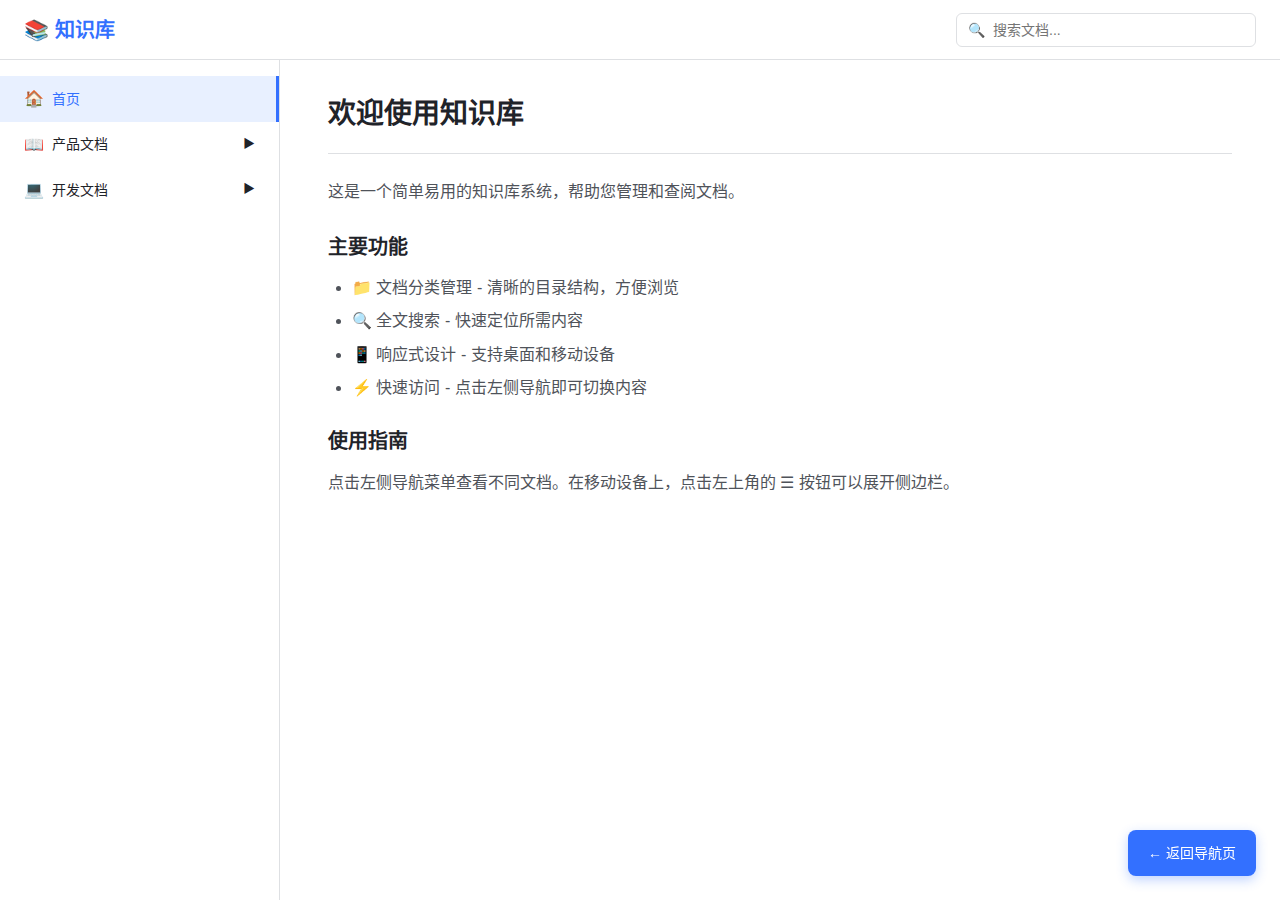
<file: projects/knowledge-base/index.html>
<!DOCTYPE html>
<html lang="zh-CN">
<head>
    <meta charset="UTF-8">
    <meta name="viewport" content="width=device-width, initial-scale=1.0">
    <title>知识库 - 文档中心</title>
    <style>
        * {
            margin: 0;
            padding: 0;
            box-sizing: border-box;
        }

        body {
            font-family: -apple-system, BlinkMacSystemFont, "Segoe UI", Roboto, "Helvetica Neue", Arial, sans-serif;
            background: #f5f6f7;
            color: #1f2329;
            line-height: 1.6;
        }

        /* 顶部导航 */
        .header {
            background: #fff;
            border-bottom: 1px solid #dee0e3;
            padding: 0 24px;
            height: 60px;
            display: flex;
            align-items: center;
            justify-content: space-between;
            position: fixed;
            top: 0;
            left: 0;
            right: 0;
            z-index: 100;
        }

        .header-left {
            display: flex;
            align-items: center;
            gap: 16px;
        }

        .menu-toggle {
            display: none;
            background: none;
            border: none;
            font-size: 20px;
            cursor: pointer;
            padding: 8px;
        }

        .logo {
            font-size: 20px;
            font-weight: 600;
            color: #3370ff;
        }

        .search-box {
            position: relative;
            width: 300px;
        }

        .search-box input {
            width: 100%;
            padding: 8px 16px 8px 36px;
            border: 1px solid #dee0e3;
            border-radius: 6px;
            font-size: 14px;
            outline: none;
            transition: border-color 0.3s;
        }

        .search-box input:focus {
            border-color: #3370ff;
        }

        .search-box::before {
            content: "🔍";
            position: absolute;
            left: 12px;
            top: 50%;
            transform: translateY(-50%);
            font-size: 14px;
        }

        /* 主体布局 */
        .main-container {
            display: flex;
            margin-top: 60px;
            height: calc(100vh - 60px);
        }

        /* 侧边栏 */
        .sidebar {
            width: 280px;
            background: #fff;
            border-right: 1px solid #dee0e3;
            overflow-y: auto;
            padding: 16px 0;
            transition: transform 0.3s;
        }

        .sidebar-overlay {
            display: none;
            position: fixed;
            top: 60px;
            left: 0;
            right: 0;
            bottom: 0;
            background: rgba(0,0,0,0.5);
            z-index: 90;
        }

        .nav-item {
            padding: 10px 24px;
            cursor: pointer;
            display: flex;
            align-items: center;
            gap: 8px;
            transition: background 0.2s;
            font-size: 14px;
        }

        .nav-item:hover {
            background: #f5f6f7;
        }

        .nav-item.active {
            background: #e8f0ff;
            color: #3370ff;
            border-right: 3px solid #3370ff;
        }

        .nav-item .icon {
            font-size: 16px;
            width: 20px;
            text-align: center;
        }

        .nav-item .arrow {
            margin-left: auto;
            transition: transform 0.3s;
            font-size: 12px;
        }

        .nav-item.expanded .arrow {
            transform: rotate(90deg);
        }

        .nav-children {
            display: none;
            background: #fafbfc;
        }

        .nav-children.show {
            display: block;
        }

        .nav-child {
            padding: 8px 24px 8px 52px;
            cursor: pointer;
            font-size: 14px;
            color: #646a73;
            transition: all 0.2s;
        }

        .nav-child:hover {
            background: #f5f6f7;
            color: #1f2329;
        }

        .nav-child.active {
            color: #3370ff;
            background: #e8f0ff;
        }

        /* 内容区 */
        .content {
            flex: 1;
            overflow-y: auto;
            padding: 32px 48px;
            background: #fff;
        }

        .content-header {
            margin-bottom: 24px;
            padding-bottom: 16px;
            border-bottom: 1px solid #dee0e3;
        }

        .content-header h1 {
            font-size: 28px;
            font-weight: 600;
            color: #1f2329;
        }

        .content-body {
            max-width: 800px;
        }

        .content-body h2 {
            font-size: 20px;
            font-weight: 600;
            margin: 24px 0 12px;
            color: #1f2329;
        }

        .content-body p {
            margin-bottom: 16px;
            color: #4f535a;
            line-height: 1.8;
        }

        .content-body ul, .content-body ol {
            margin-bottom: 16px;
            padding-left: 24px;
        }

        .content-body li {
            margin-bottom: 8px;
            color: #4f535a;
        }

        .content-body code {
            background: #f5f6f7;
            padding: 2px 6px;
            border-radius: 4px;
            font-family: "SF Mono", Monaco, monospace;
            font-size: 14px;
        }

        .content-body pre {
            background: #f5f6f7;
            padding: 16px;
            border-radius: 8px;
            overflow-x: auto;
            margin: 16px 0;
        }

        .content-body pre code {
            background: none;
            padding: 0;
        }

        /* 响应式 */
        @media (max-width: 768px) {
            .menu-toggle {
                display: block;
            }

            .search-box {
                width: 150px;
            }

            .sidebar {
                position: fixed;
                left: 0;
                top: 60px;
                bottom: 0;
                transform: translateX(-100%);
                z-index: 95;
            }

            .sidebar.show {
                transform: translateX(0);
            }

            .sidebar-overlay.show {
                display: block;
            }

            .content {
                padding: 24px;
            }
        }

        /* 返回链接 */
        .back-link {
            position: fixed;
            bottom: 24px;
            right: 24px;
            background: #3370ff;
            color: #fff;
            padding: 12px 20px;
            border-radius: 8px;
            text-decoration: none;
            font-size: 14px;
            box-shadow: 0 4px 12px rgba(51, 112, 255, 0.3);
            transition: transform 0.2s;
        }

        .back-link:hover {
            transform: translateY(-2px);
        }
    </style>
</head>
<body>
    <!-- 顶部导航 -->
    <header class="header">
        <div class="header-left">
            <button class="menu-toggle" onclick="toggleSidebar()">☰</button>
            <div class="logo">📚 知识库</div>
        </div>
        <div class="search-box">
            <input type="text" placeholder="搜索文档..." id="searchInput">
        </div>
    </header>

    <!-- 主体 -->
    <div class="main-container">
        <!-- 侧边栏 -->
        <nav class="sidebar" id="sidebar">
            <div class="nav-item active" onclick="showContent('home', this)">
                <span class="icon">🏠</span>
                <span>首页</span>
            </div>

            <div class="nav-item" onclick="toggleChildren(this)">
                <span class="icon">📖</span>
                <span>产品文档</span>
                <span class="arrow">▶</span>
            </div>
            <div class="nav-children">
                <div class="nav-child" onclick="showContent('quickstart', this)">快速开始</div>
                <div class="nav-child" onclick="showContent('guide', this)">用户指南</div>
            </div>

            <div class="nav-item" onclick="toggleChildren(this)">
                <span class="icon">💻</span>
                <span>开发文档</span>
                <span class="arrow">▶</span>
            </div>
            <div class="nav-children">
                <div class="nav-child" onclick="showContent('api', this)">API文档</div>
                <div class="nav-child" onclick="showContent('faq', this)">常见问题</div>
            </div>
        </nav>

        <!-- 遮罩层 -->
        <div class="sidebar-overlay" id="overlay" onclick="toggleSidebar()"></div>

        <!-- 内容区 -->
        <main class="content" id="content">
            <div class="content-header">
                <h1 id="pageTitle">欢迎使用知识库</h1>
            </div>
            <div class="content-body" id="pageContent">
                <p>这是一个简单易用的知识库系统，帮助您管理和查阅文档。</p>
                <h2>主要功能</h2>
                <ul>
                    <li>📁 文档分类管理 - 清晰的目录结构，方便浏览</li>
                    <li>🔍 全文搜索 - 快速定位所需内容</li>
                    <li>📱 响应式设计 - 支持桌面和移动设备</li>
                    <li>⚡ 快速访问 - 点击左侧导航即可切换内容</li>
                </ul>

                <h2>使用指南</h2>
                <p>点击左侧导航菜单查看不同文档。在移动设备上，点击左上角的 ☰ 按钮可以展开侧边栏。</p>
            </div>
        </main>
    </div>

    <a href="../index.html" class="back-link">← 返回导航页</a>

    <script>
        // 内容数据
        const contents = {
            home: {
                title: '欢迎使用知识库',
                content: `
                    <p>这是一个简单易用的知识库系统，帮助您管理和查阅文档。</p>
                    
                    <h2>主要功能</h2>
                    <ul>
                        <li>📁 文档分类管理 - 清晰的目录结构，方便浏览</li>
                        <li>🔍 全文搜索 - 快速定位所需内容</li>
                        <li>📱 响应式设计 - 支持桌面和移动设备</li>
                        <li>⚡ 快速访问 - 点击左侧导航即可切换内容</li>
                    </ul>

                    <h2>使用指南</h2>
                    <p>点击左侧导航菜单查看不同文档。在移动设备上，点击左上角的 ☰ 按钮可以展开侧边栏。</p>
                `
            },
            quickstart: {
                title: '快速开始',
                content: `
                    <p>欢迎使用我们的产品！本指南将帮助您快速上手。</p>
                    
                    <h2>第一步：注册账号</h2>
                    <p>访问我们的官网，点击"注册"按钮，填写邮箱和密码完成注册。</p>

                    <h2>第二步：创建项目</h2>
                    <p>登录后，点击"新建项目"，输入项目名称和描述，即可创建您的第一个项目。</p>

                    <h2>第三步：开始使用</h2>
                    <p>现在您可以开始使用所有功能了。建议先查看用户指南了解更多详细功能。</p>

                    <pre><code>// 示例代码
const project = await createProject({
  name: '我的项目',
  description: '项目描述'
});
console.log('项目创建成功:', project.id);</code></pre>
                `
            },
            guide: {
                title: '用户指南',
                content: `
                    <p>本文档详细介绍产品的各项功能和使用方法。</p>
                    
                    <h2>功能模块</h2>
                    
                    <h3>1. 项目管理</h3>
                    <p>支持创建多个项目，每个项目都有独立的配置和数据。您可以随时切换项目或创建新项目。</p>

                    <h3>2. 团队协作</h3>
                    <p>邀请团队成员加入项目，设置不同权限级别（管理员、编辑、查看者）。</p>

                    <h3>3. 数据分析</h3>
                    <p>实时查看项目数据，生成报表，导出数据。</p>

                    <h2>快捷键</h2>
                    <ul>
                        <li><code>Ctrl + N</code> - 新建</li>
                        <li><code>Ctrl + S</code> - 保存</li>
                        <li><code>Ctrl + F</code> - 搜索</li>
                        <li><code>Ctrl + /</code> - 帮助</li>
                    </ul>
                `
            },
            api: {
                title: 'API文档',
                content: `
                    <p>本文档介绍所有可用的 API 接口。</p>
                    
                    <h2>基础信息</h2>
                    <ul>
                        <li>API 地址：<code>https://api.example.com/v1</code></li>
                        <li>认证方式：Bearer Token</li>
                        <li>数据格式：JSON</li>
                    </ul>

                    <h2>项目 API</h2>

                    <h3>获取项目列表</h3>
                    <p><strong>GET</strong> <code>/projects</code></p>
                    
                    <pre><code>// 请求
GET /v1/projects?page=1&limit=10
Authorization: Bearer {token}

// 响应
{
  "data": [
    {
      "id": "proj_123",
      "name": "示例项目",
      "created_at": "2024-01-15T08:30:00Z"
    }
  ],
  "total": 100
}</code></pre>

                    <h3>创建项目</h3>
                    <p><strong>POST</strong> <code>/projects</code></p>

                    <pre><code>// 请求
POST /v1/projects
Authorization: Bearer {token}
Content-Type: application/json

{
  "name": "新项目",
  "description": "项目描述"
}</code></pre>
                `
            },
            faq: {
                title: '常见问题',
                content: `
                    <p>以下是用户经常问到的问题。</p>
                    
                    <h2>Q: 如何重置密码？</h2>
                    <p>A: 在登录页面点击"忘记密码"，输入您的邮箱，我们会发送重置链接到您的邮箱。</p>

                    <h2>Q: 支持哪些支付方式？</h2>
                    <p>A: 我们支持支付宝、微信支付、银行卡等多种支付方式。</p>

                    <h2>Q: 如何联系客服？</h2>
                    <p>A: 您可以通过以下方式联系我们：</p>
                    <ul>
                        <li>邮箱：support@example.com</li>
                        <li>在线客服：工作日 9:00-18:00</li>
                        <li>电话：400-123-4567</li>
                    </ul>

                    <h2>Q: 数据是否安全？</h2>
                    <p>A: 是的，我们采用银行级别的加密技术保护您的数据，所有数据传输都使用 SSL 加密。</p>

                    <h2>Q: 是否支持导出数据？</h2>
                    <p>A: 支持，您可以随时导出您的数据为 Excel、CSV 或 JSON 格式。</p>
                `
            }
        };

        // 切换子菜单
        function toggleChildren(element) {
            element.classList.toggle('expanded');
            const children = element.nextElementSibling;
            if (children) {
                children.classList.toggle('show');
            }
        }

        // 显示内容
        function showContent(key, element) {
            const data = contents[key];
            if (!data) return;

            // 更新标题和内容
            document.getElementById('pageTitle').textContent = data.title;
            document.getElementById('pageContent').innerHTML = data.content;

            // 更新激活状态
            document.querySelectorAll('.nav-item, .nav-child').forEach(el => {
                el.classList.remove('active');
            });
            element.classList.add('active');

            // 移动端关闭侧边栏
            if (window.innerWidth <= 768) {
                toggleSidebar();
            }
        }

        // 切换侧边栏（移动端）
        function toggleSidebar() {
            document.getElementById('sidebar').classList.toggle('show');
            document.getElementById('overlay').classList.toggle('show');
        }

        // 搜索功能
        document.getElementById('searchInput').addEventListener('input', function(e) {
            const query = e.target.value.toLowerCase();
            if (!query) return;

            // 简单的搜索提示
            for (let key in contents) {
                if (contents[key].title.toLowerCase().includes(query) || 
                    contents[key].content.toLowerCase().includes(query)) {
                    console.log('找到匹配:', contents[key].title);
                }
            }
        });
    </script>
</body>
</html>
</file>
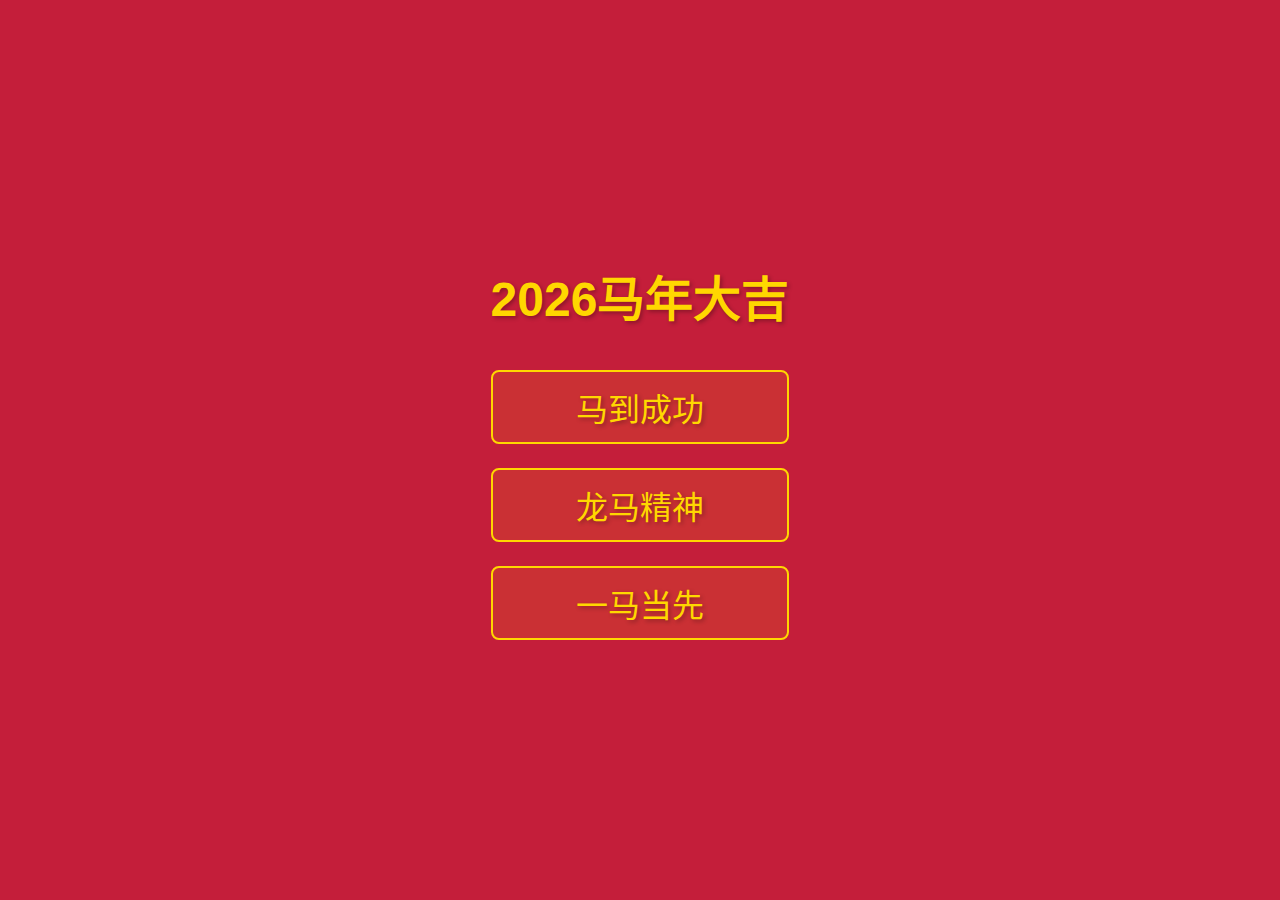
<file: projects/opencode-version/index.html>
<!DOCTYPE html>
<html lang="zh-CN">
<head>
  <meta charset="UTF-8">
  <meta name="viewport" content="width=device-width, initial-scale=1.0">
  <title>2026马年大吉</title>
  <style>
    * {
      margin: 0;
      padding: 0;
      box-sizing: border-box;
    }
    
    body {
      min-height: 100vh;
      background-color: #c41e3a;
      display: flex;
      flex-direction: column;
      justify-content: center;
      align-items: center;
      font-family: "Microsoft YaHei", "PingFang SC", sans-serif;
    }
    
    .container {
      text-align: center;
      padding: 40px;
    }
    
    h1 {
      font-size: 3rem;
      color: #ffd700;
      margin-bottom: 40px;
      text-shadow: 2px 2px 4px rgba(0, 0, 0, 0.3);
    }
    
    .blessings {
      display: flex;
      flex-direction: column;
      gap: 24px;
    }
    
    .blessing {
      font-size: 2rem;
      color: #ffd700;
      text-shadow: 2px 2px 4px rgba(0, 0, 0, 0.3);
      padding: 12px 24px;
      background: rgba(255, 215, 0, 0.1);
      border-radius: 8px;
      border: 2px solid #ffd700;
    }
  </style>
</head>
<body>
  <div class="container">
    <h1>2026马年大吉</h1>
    <div class="blessings">
      <div class="blessing">马到成功</div>
      <div class="blessing">龙马精神</div>
      <div class="blessing">一马当先</div>
    </div>
  </div>
</body>
</html>
</file>
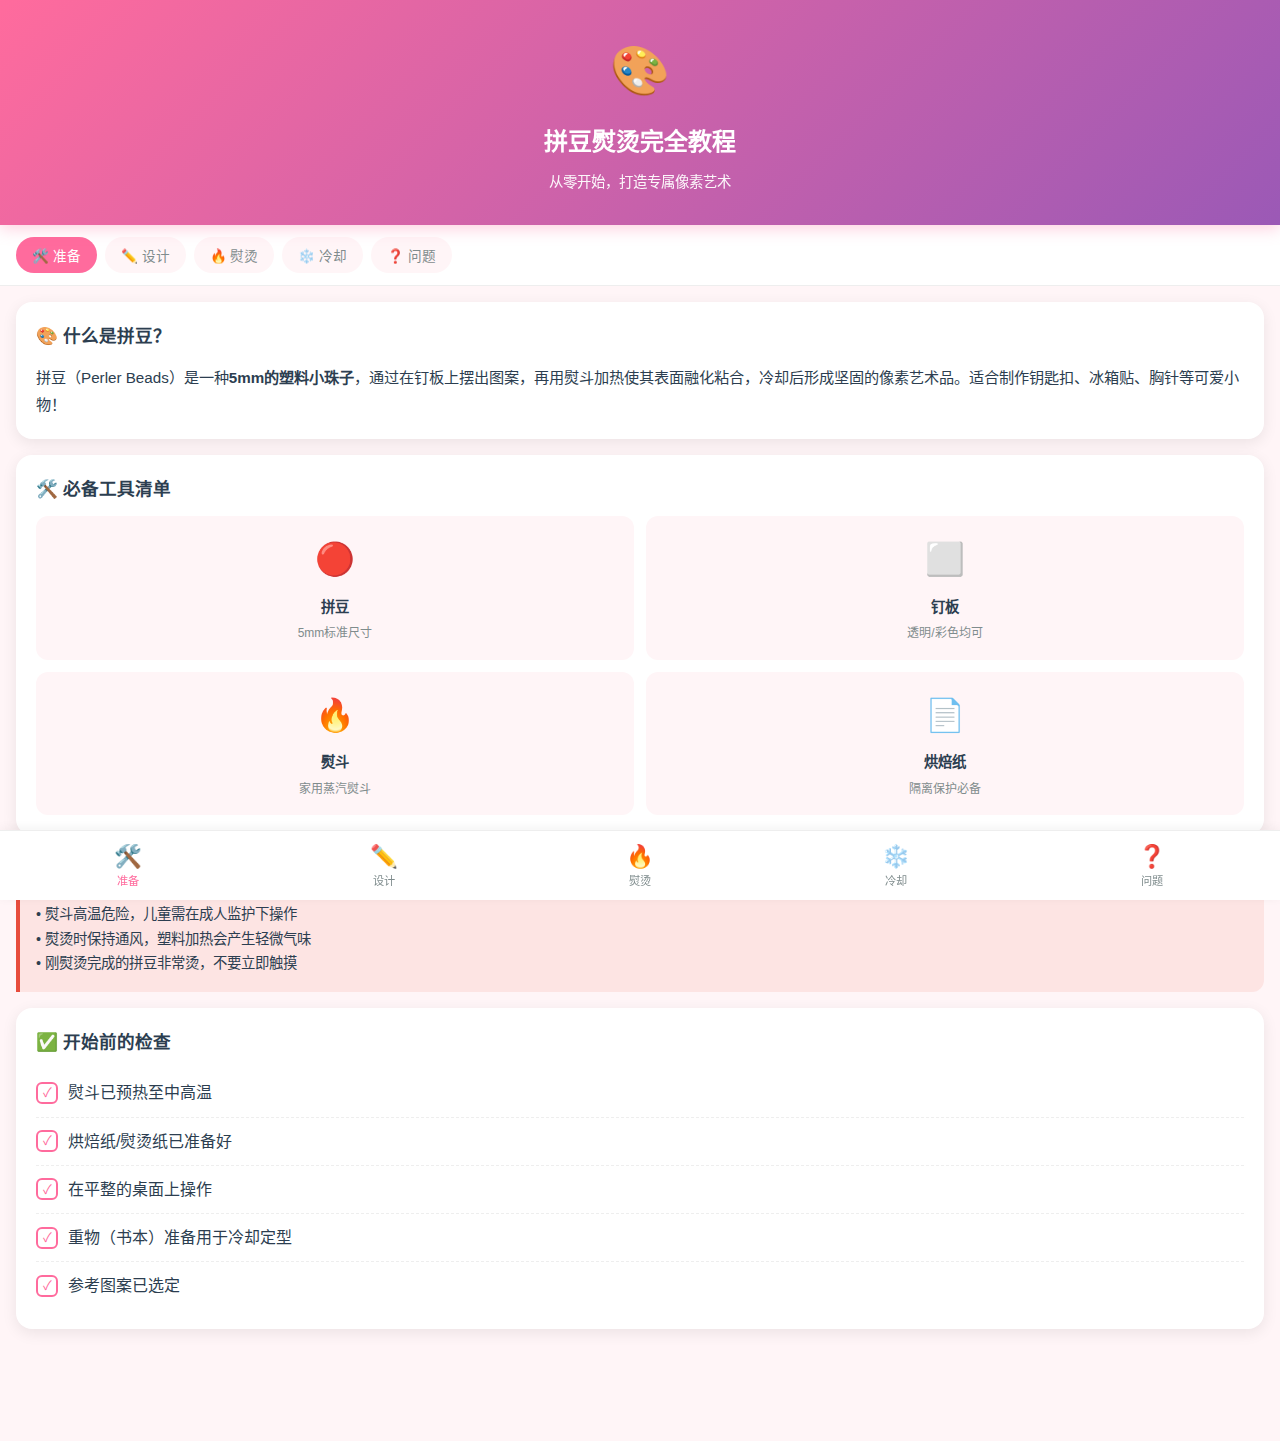
<file: projects/perler-beads-tutorial/index.html>
<!DOCTYPE html>
<html lang="zh-CN">
<head>
    <meta charset="UTF-8">
    <meta name="viewport" content="width=device-width, initial-scale=1.0, maximum-scale=1.0">
    <title>拼豆熨烫完全教程</title>
    <style>
        * { margin: 0; padding: 0; box-sizing: border-box; }
        
        :root {
            --pink: #ff6b9d;
            --pink-light: #ffc1d6;
            --purple: #9b59b6;
            --blue: #3498db;
            --green: #2ecc71;
            --orange: #f39c12;
            --red: #e74c3c;
            --yellow: #f1c40f;
            --bg: #fff5f7;
            --card: #ffffff;
            --text: #2c3e50;
            --text-light: #7f8c8d;
        }
        
        body {
            font-family: -apple-system, BlinkMacSystemFont, 'Segoe UI', 'PingFang SC', 'Microsoft YaHei', sans-serif;
            background: var(--bg);
            color: var(--text);
            line-height: 1.7;
            font-size: 16px;
            padding-bottom: 80px;
        }
        
        /* 头部 */
        .header {
            background: linear-gradient(135deg, var(--pink), var(--purple));
            color: white;
            padding: 30px 20px;
            text-align: center;
            position: sticky;
            top: 0;
            z-index: 100;
            box-shadow: 0 4px 15px rgba(255, 107, 157, 0.3);
        }
        
        .header-icon {
            font-size: 3rem;
            margin-bottom: 10px;
        }
        
        .header h1 {
            font-size: 1.5rem;
            font-weight: 700;
            margin-bottom: 8px;
        }
        
        .header p {
            font-size: 0.9rem;
            opacity: 0.95;
        }
        
        /* 导航 */
        .nav-tabs {
            display: flex;
            overflow-x: auto;
            background: white;
            padding: 12px 16px;
            gap: 8px;
            border-bottom: 1px solid #eee;
            -webkit-overflow-scrolling: touch;
        }
        
        .nav-tabs::-webkit-scrollbar { display: none; }
        
        .nav-tab {
            flex-shrink: 0;
            padding: 8px 16px;
            border-radius: 20px;
            font-size: 0.85rem;
            color: var(--text-light);
            background: var(--bg);
            border: none;
            cursor: pointer;
            transition: all 0.3s;
        }
        
        .nav-tab.active {
            background: var(--pink);
            color: white;
        }
        
        /* 内容 */
        .content {
            padding: 16px;
            max-width: 100%;
        }
        
        .section {
            display: none;
            animation: fadeIn 0.3s;
        }
        
        .section.active {
            display: block;
        }
        
        @keyframes fadeIn {
            from { opacity: 0; transform: translateY(10px); }
            to { opacity: 1; transform: translateY(0); }
        }
        
        /* 卡片 */
        .card {
            background: var(--card);
            border-radius: 16px;
            padding: 20px;
            margin-bottom: 16px;
            box-shadow: 0 4px 15px rgba(0,0,0,0.08);
        }
        
        .card-title {
            font-size: 1.1rem;
            font-weight: 600;
            margin-bottom: 12px;
            display: flex;
            align-items: center;
            gap: 8px;
        }
        
        .card-text {
            font-size: 0.95rem;
            color: var(--text);
            line-height: 1.8;
        }
        
        /* 步骤卡片 */
        .step-card {
            background: var(--card);
            border-radius: 16px;
            padding: 20px;
            margin-bottom: 16px;
            position: relative;
            overflow: hidden;
        }
        
        .step-card::before {
            content: attr(data-step);
            position: absolute;
            top: -10px;
            right: -10px;
            width: 60px;
            height: 60px;
            background: var(--pink-light);
            border-radius: 50%;
            display: flex;
            align-items: center;
            justify-content: center;
            font-size: 1.5rem;
            font-weight: 700;
            color: var(--pink);
        }
        
        .step-title {
            font-size: 1.1rem;
            font-weight: 600;
            margin-bottom: 12px;
            color: var(--pink);
            padding-right: 50px;
        }
        
        .step-content {
            font-size: 0.95rem;
            line-height: 1.8;
        }
        
        .step-tips {
            background: rgba(255, 107, 157, 0.1);
            border-left: 4px solid var(--pink);
            padding: 12px;
            border-radius: 0 8px 8px 0;
            margin-top: 12px;
            font-size: 0.9rem;
        }
        
        .step-tips-title {
            font-weight: 600;
            color: var(--pink);
            margin-bottom: 4px;
        }
        
        /* 工具网格 */
        .tools-grid {
            display: grid;
            grid-template-columns: repeat(2, 1fr);
            gap: 12px;
        }
        
        .tool-item {
            background: var(--bg);
            border-radius: 12px;
            padding: 16px;
            text-align: center;
        }
        
        .tool-icon {
            font-size: 2rem;
            margin-bottom: 8px;
        }
        
        .tool-name {
            font-weight: 600;
            font-size: 0.9rem;
            margin-bottom: 4px;
        }
        
        .tool-desc {
            font-size: 0.75rem;
            color: var(--text-light);
        }
        
        /* 温度指示器 */
        .temp-indicator {
            display: flex;
            align-items: center;
            gap: 12px;
            background: linear-gradient(90deg, #3498db, #f39c12, #e74c3c);
            border-radius: 12px;
            padding: 16px;
            color: white;
            margin: 16px 0;
        }
        
        .temp-value {
            font-size: 2rem;
            font-weight: 700;
        }
        
        .temp-info {
            flex: 1;
        }
        
        .temp-label {
            font-size: 0.85rem;
            opacity: 0.9;
        }
        
        .temp-status {
            font-weight: 600;
        }
        
        /* 时间指示器 */
        .time-indicator {
            display: flex;
            align-items: center;
            justify-content: center;
            gap: 16px;
            background: var(--card);
            border-radius: 12px;
            padding: 20px;
            margin: 16px 0;
            border: 3px solid var(--pink-light);
        }
        
        .time-value {
            font-size: 2.5rem;
            font-weight: 700;
            color: var(--pink);
        }
        
        .time-label {
            font-size: 1rem;
            color: var(--text-light);
        }
        
        /* 常见问题 */
        .faq-item {
            background: var(--card);
            border-radius: 12px;
            padding: 16px;
            margin-bottom: 12px;
            border-left: 4px solid var(--orange);
        }
        
        .faq-question {
            font-weight: 600;
            color: var(--orange);
            margin-bottom: 8px;
            font-size: 0.95rem;
        }
        
        .faq-answer {
            font-size: 0.9rem;
            color: var(--text);
        }
        
        /* 警告框 */
        .warning-box {
            background: rgba(231, 76, 60, 0.1);
            border-left: 4px solid var(--red);
            padding: 16px;
            border-radius: 0 12px 12px 0;
            margin: 16px 0;
        }
        
        .warning-title {
            font-weight: 600;
            color: var(--red);
            margin-bottom: 8px;
            display: flex;
            align-items: center;
            gap: 6px;
        }
        
        /* 成功提示 */
        .success-box {
            background: rgba(46, 204, 113, 0.1);
            border-left: 4px solid var(--green);
            padding: 16px;
            border-radius: 0 12px 12px 0;
            margin: 16px 0;
        }
        
        .success-title {
            font-weight: 600;
            color: var(--green);
            margin-bottom: 8px;
        }
        
        /* 图案展示 */
        .pattern-grid {
            display: grid;
            grid-template-columns: repeat(3, 1fr);
            gap: 10px;
        }
        
        .pattern-item {
            aspect-ratio: 1;
            background: var(--bg);
            border-radius: 10px;
            display: flex;
            align-items: center;
            justify-content: center;
            font-size: 2rem;
        }
        
        /* 进度条 */
        .progress-bar {
            height: 8px;
            background: #eee;
            border-radius: 4px;
            overflow: hidden;
            margin: 12px 0;
        }
        
        .progress-fill {
            height: 100%;
            background: linear-gradient(90deg, var(--pink), var(--purple));
            border-radius: 4px;
            transition: width 0.3s;
        }
        
        /* 底部导航 */
        .bottom-nav {
            position: fixed;
            bottom: 0;
            left: 0;
            right: 0;
            background: white;
            border-top: 1px solid #eee;
            display: flex;
            justify-content: space-around;
            padding: 8px 0;
            z-index: 100;
            box-shadow: 0 -2px 10px rgba(0,0,0,0.05);
        }
        
        .nav-btn {
            display: flex;
            flex-direction: column;
            align-items: center;
            padding: 4px 12px;
            color: var(--text-light);
            text-decoration: none;
            font-size: 0.7rem;
            border: none;
            background: none;
            cursor: pointer;
            transition: all 0.2s;
        }
        
        .nav-btn.active {
            color: var(--pink);
        }
        
        .nav-icon {
            font-size: 1.4rem;
            margin-bottom: 2px;
        }
        
        /* 检查清单 */
        .checklist {
            list-style: none;
        }
        
        .checklist li {
            padding: 10px 0;
            border-bottom: 1px dashed #eee;
            display: flex;
            align-items: center;
            gap: 10px;
        }
        
        .checklist li:last-child {
            border-bottom: none;
        }
        
        .checkbox {
            width: 22px;
            height: 22px;
            border: 2px solid var(--pink);
            border-radius: 6px;
            display: flex;
            align-items: center;
            justify-content: center;
            color: var(--pink);
            font-size: 0.8rem;
        }
        
        /* 技巧标签 */
        .tips-tags {
            display: flex;
            flex-wrap: wrap;
            gap: 8px;
            margin-top: 12px;
        }
        
        .tip-tag {
            background: rgba(155, 89, 182, 0.1);
            color: var(--purple);
            padding: 6px 12px;
            border-radius: 16px;
            font-size: 0.8rem;
        }
    </style>
</head>
<body>
    <!-- 头部 -->
    <header class="header">
        <div class="header-icon">🎨</div>
        <h1>拼豆熨烫完全教程</h1>
        <p>从零开始，打造专属像素艺术</p>
    </header>
    
    <!-- 导航 -->
    <div class="nav-tabs">
        <button class="nav-tab active" onclick="showSection('intro')">🛠️ 准备</button>
        <button class="nav-tab" onclick="showSection('design')">✏️ 设计</button>
        <button class="nav-tab" onclick="showSection('iron')">🔥 熨烫</button>
        <button class="nav-tab" onclick="showSection('cool')">❄️ 冷却</button>
        <button class="nav-tab" onclick="showSection('faq')">❓ 问题</button>
    </div>
    
    <!-- 内容 -->
    <div class="content">
        <!-- 准备阶段 -->
        <div id="intro" class="section active">
            <div class="card">
                <div class="card-title">🎨 什么是拼豆？</div>
                <div class="card-text">
                    拼豆（Perler Beads）是一种<strong>5mm的塑料小珠子</strong>，通过在钉板上摆出图案，再用熨斗加热使其表面融化粘合，冷却后形成坚固的像素艺术品。适合制作钥匙扣、冰箱贴、胸针等可爱小物！
                </div>            </div>
            
            <div class="card">
                <div class="card-title">🛠️ 必备工具清单</div>                
                <div class="tools-grid">
                    <div class="tool-item">
                        <div class="tool-icon">🔴</div>
                        <div class="tool-name">拼豆</div>
                        <div class="tool-desc">5mm标准尺寸</div>
                    </div>
                    <div class="tool-item">
                        <div class="tool-icon">⬜</div>
                        <div class="tool-name">钉板</div>
                        <div class="tool-desc">透明/彩色均可</div>
                    </div>
                    
                    <div class="tool-item">
                        <div class="tool-icon">🔥</div>
                        <div class="tool-name">熨斗</div>
                        <div class="tool-desc">家用蒸汽熨斗</div>
                    </div>
                    
                    <div class="tool-item">
                        <div class="tool-icon">📄</div>
                        <div class="tool-name">烘焙纸</div>
                        <div class="tool-desc">隔离保护必备</div>
                    </div>
                </div>
            </div>
            
            <div class="warning-box">
                <div class="warning-title">⚠️ 安全提醒</div>
                <div style="font-size: 0.9rem;">
                    • 熨斗高温危险，儿童需在成人监护下操作<br>
                    • 熨烫时保持通风，塑料加热会产生轻微气味<br>
                    • 刚熨烫完成的拼豆非常烫，不要立即触摸
                </div>
            </div>
            
            <div class="card">
                <div class="card-title">✅ 开始前的检查</div>
                <ul class="checklist">
                    <li><span class="checkbox">✓</span> 熨斗已预热至中高温</li>
                    <li><span class="checkbox">✓</span> 烘焙纸/熨烫纸已准备好</li>
                    <li><span class="checkbox">✓</span> 在平整的桌面上操作</li>
                    <li><span class="checkbox">✓</span> 重物（书本）准备用于冷却定型</li>
                    <li><span class="checkbox">✓</span> 参考图案已选定</li>
                </ul>
            </div>
        </div>
        
        <!-- 设计阶段 -->
        <div id="design" class="section">
            <div class="step-card" data-step="1">
                <div class="step-title">选择或设计图案</div>
                <div class="step-content">
                    可以从网上搜索现成的像素图，或使用像素画软件（如Aseprite、Pixilart）自己设计。新手建议从<strong>20×20像素以内</strong>的简单图案开始。
                </div>
                
                <div class="pattern-grid" style="margin-top: 16px;">
                    <div class="pattern-item">🍄</div>
                    <div class="pattern-item">⭐</div>
                    <div class="pattern-item">❤️</div>
                    <div class="pattern-item">🌸</div>
                    <div class="pattern-item">🐱</div>
                    <div class="pattern-item">🎮</div>
                </div>                
                
                <div class="step-tips">
                    <div class="step-tips-title">💡 新手推荐</div>
                    爱心、星星、蘑菇、简单卡通角色都是很好的入门图案
                </div>
            </div>
            
            <div class="step-card" data-step="2">
                <div class="step-title">在钉板上摆放拼豆</div>
                
                <div class="step-content">
                    按照图案一颗一颗将拼豆插入钉板。注意：
                    <ul style="margin-top: 8px; padding-left: 20px;">
                        <li>确保每颗豆子都<strong>插到底</strong>，不要浮起</li>
                        <li>相邻豆子间留<strong>适当间隙</strong>，不要太挤</li>
                        <li>大面积图案建议<strong>分段完成</strong></li>
                    </ul>
                </div>
                
                <div class="step-tips">
                    <div class="step-tips-title">💡 防呆技巧</div>
                    摆放时用镊子或手指轻压，确保豆子稳固。完成后用指甲轻扫表面，松动的豆子会发出"咔哒"声。
                </div>
            </div>
            
            <div class="card">
                <div class="card-title">🎯 摆放检查清单</div>
                
                <div class="progress-bar">
                    <div class="progress-fill" style="width: 0%;"></div>
                </div>
                
                <ul class="checklist">
                    <li onclick="toggleCheck(this)"><span class="checkbox"></span> 所有豆子颜色正确无误</li>
                    <li onclick="toggleCheck(this)"><span class="checkbox"></span> 每颗豆子都插紧在钉板上</li>
                    <li onclick="toggleCheck(this)"><span class="checkbox"></span> 图案方向正确（特别是文字）</li>
                    <li onclick="toggleCheck(this)"><span class="checkbox"></span> 移除多余的豆子</li>
                </ul>
            </div>
        </div>
        
        <!-- 熨烫阶段 -->
        <div id="iron" class="section">
            <div class="step-card" data-step="3">
                <div class="step-title">预热熨斗</div>
                
                <div class="temp-indicator">
                    <div class="temp-value">160°</div>
                    <div class="temp-info">
                        <div class="temp-label">推荐熨烫温度</div>
                        <div class="temp-status">中高温档（羊毛/棉麻之间）</div>
                    </div>
                </div>
                
                <div class="step-content">
                    将熨斗调至<strong>中高温</strong>（约160°C），关闭蒸汽功能。等待指示灯熄灭，表示已达到设定温度。
                </div>
                
                <div class="step-tips">
                    <div class="step-tips-title">🔥 温度测试</div>
                    首次使用某品牌拼豆时，建议先用边角料测试：温度太低粘不住，太高会过度融化变形。
                </div>
            </div>
            
            <div class="step-card" data-step="4">
                <div class="step-title">铺上烘焙纸</div>
                
                <div class="step-content">
                    将烘焙纸（或专用熨烫纸）轻轻覆盖在拼豆图案上，确保：
                    <ul style="margin-top: 8px; padding-left: 20px;">
                        <li>纸张<strong>完全覆盖</strong>所有拼豆</li>
                        <li>纸张<strong>平整无褶皱</strong></li>
                        <li>预留边缘方便拿取</li>
                    </ul>
                </div>
            </div>
            
            <div class="step-card" data-step="5">
                <div class="step-title">开始熨烫！</div>
                
                <div class="time-indicator">
                    <div>
                        <div class="time-value">10-15</div>
                        <div class="time-label">秒</div>
                    </div>
                    <div style="font-size: 3rem;">⏱️</div>
                </div>
                
                <div class="step-content">
                    <strong>熨烫手法：</strong>
                    <ol style="margin-top: 8px; padding-left: 20px;">
                        <li>熨斗<strong>垂直轻放</strong>在烘焙纸上，不要滑动！</li>
                        <li>均匀施加<strong>适中压力</strong>（约1-2kg）</li>
                        <li>保持<strong>10-15秒</strong>不动</li>
                        <li>观察边缘豆子开始发亮即表示已粘合</li>
                        <li><strong>轻轻抬起</strong>熨斗，不要拖动</li>
                    </ol>
                </div>                
                
                <div class="step-tips">
                    <div class="step-tips-title">👀 观察要点</div>
                    理想状态：豆子表面微微融化，中心孔仍然可见。如果孔消失了，说明温度过高或时间过长。
                </div>
            </div>
            
            <div class="step-card" data-step="6">
                <div class="step-title">翻面熨烫（双面熨）</div>
                
                <div class="step-content">
                    待第一面冷却后，将作品翻面，重复上述步骤熨烫背面。双面熨烫使作品<strong>更加坚固</strong>，不易弯曲变形。
                </div>
                
                <div class="tips-tags">
                    <span class="tip-tag">单面熨：有颗粒感</span>
                    <span class="tip-tag">双面熨：平整光滑</span>
                </div>
            </div>
        </div>
        
        <!-- 冷却阶段 -->
        <div id="cool" class="section">
            <div class="step-card" data-step="7">
                <div class="step-title">冷却定型</div>
                
                <div class="time-indicator">
                    <div>
                        <div class="time-value">2-3</div>
                        <div class="time-label">分钟</div>
                    </div>
                    <div style="font-size: 3rem;">❄️</div>
                </div>
                
                <div class="step-content">
                    熨烫完成后，在作品上放置<strong>平整的重物</strong>（如厚书本），静置冷却2-3分钟。这样可以让作品保持平整，防止翘曲。
                </div>
                
                <div class="step-tips">
                    <div class="step-tips-title">⚡ 快速冷却法</div>
                    急用时可放在平整的桌面上，用手轻压（隔着布）辅助散热，但仍需等待至少1分钟。
                </div>
            </div>
            
            <div class="success-box">
                <div class="success-title">🎉 恭喜你！拼豆作品完成！</div>
                <div style="font-size: 0.95rem;">
                    现在你可以：<br>
                    • 装上钥匙扣做成挂件<br>
                    • 贴上磁铁变成冰箱贴<br>
                    • 配上别针做成胸针<br>
                    • 用胶水粘在手机壳上装饰
                </div>
            </div>
            
            <div class="card">
                <div class="card-title">📦 保存与保养</div>
                
                <div class="card-text" style="font-size: 0.9rem;">
                    • <strong>避免高温</strong>：不要长时间放在阳光直射或高温环境下<br>
                    • <strong>轻柔清洁</strong>：脏了可用湿布轻轻擦拭<br>
                    • <strong>防摔防撞>/strong>：剧烈撞击可能导致开裂<br>
                    • <strong>平整存放</strong>：长期不用时平放，避免重压变形
                </div>
            </div>
        </div>
        
        <!-- 常见问题 -->
        <div id="faq" class="section">
            <div class="faq-item">
                <div class="faq-question">❓ 拼豆粘不牢，一碰就散</div>
                <div class="faq-answer">
                    原因：温度太低或时间不够<br>
                    解决：提高熨斗温度，延长熨烫时间至15-20秒，确保豆子表面充分融化
                </div>
            </div>
            
            <div class="faq-item">
                <div class="faq-question">❓ 拼豆过度融化，图案变形</div>
                <div class="faq-answer">
                    原因：温度过高或时间过长<br>
                    解决：降低温度，缩短时间至8-10秒。已变形作品无法修复，建议重做
                </div>
            </div>
            
            <div class="faq-item">
                <div class="faq-question">❓ 作品冷却后翘曲不平</div>
                <div class="faq-answer">
                    原因：冷却时未加重物定型，或双面温度不均<br>
                    解决：重新加热后，趁软时用重物压平冷却。预防：务必双面熨烫并冷却定型
                </div>
            </div>
            
            <div class="faq-item">
                <div class="faq-question">❓ 烘焙纸粘在作品上撕不下来</div>
                <div class="faq-answer">
                    原因：熨烫时间过长，塑料渗透纸张<br>
                    解决：小心撕下，残留纸屑可用湿布擦拭。建议：使用专用熨烫纸更耐用
                </div>
            </div>
            
            <div class="faq-item">
                <div class="faq-question">❓ 可以重复使用拼豆吗？</div>
                <div class="faq-answer">
                    已熨烫的拼豆<strong>不能</strong>重复使用。但摆放错误未熨烫的豆子可以取下重新使用。
                </div>
            </div>
            
            <div class="card" style="margin-top: 20px;">
                <div class="card-title">💡 进阶技巧</div>
                
                <div class="card-text" style="font-size: 0.9rem;">
                    <strong>渐变效果：</strong> 相邻颜色交替摆放，熨烫后会产生像素渐变<br><br>
                    <strong>立体拼豆：</strong> 多层作品用胶水粘合，制作立体玩偶<br><br>
                    <strong>拼豆画：</strong> 多块钉板拼接，制作大幅像素画<br><br>
                    <strong>混色技巧：</strong> 相邻两种颜色的豆子融化后会混合出新色彩
                </div>
            </div>
        </div>
    </div>
    
    <!-- 底部导航 -->
    <nav class="bottom-nav">
        <button class="nav-btn active" onclick="showSection('intro')">
            <span class="nav-icon">🛠️</span>
            <span>准备</span>
        </button>
        <button class="nav-btn" onclick="showSection('design')">
            <span class="nav-icon">✏️</span>
            <span>设计</span>
        </button>
        <button class="nav-btn" onclick="showSection('iron')">
            <span class="nav-icon">🔥</span>
            <span>熨烫</span>
        </button>
        <button class="nav-btn" onclick="showSection('cool')">
            <span class="nav-icon">❄️</span>
            <span>冷却</span>
        </button>
        <button class="nav-btn" onclick="showSection('faq')">
            <span class="nav-icon">❓</span>
            <span>问题</span>
        </button>
    </nav>
    
    <script>
        function showSection(id) {
            // 隐藏所有section
            document.querySelectorAll('.section').forEach(s => s.classList.remove('active'));
            // 显示目标section
            document.getElementById(id).classList.add('active');
            
            // 更新导航状态
            document.querySelectorAll('.nav-tab').forEach(t => t.classList.remove('active'));
            document.querySelectorAll('.nav-btn').forEach(b => b.classList.remove('active'));
            
            const index = ['intro', 'design', 'iron', 'cool', 'faq'].indexOf(id);
            document.querySelectorAll('.nav-tab')[index].classList.add('active');
            document.querySelectorAll('.nav-btn')[index].classList.add('active');
            
            // 滚动到顶部
            window.scrollTo({ top: 0, behavior: 'smooth' });
        }
        
        // 检查清单勾选
        function toggleCheck(item) {
            const checkbox = item.querySelector('.checkbox');
            if (checkbox.textContent === '✓') {
                checkbox.textContent = '';
                item.style.opacity = '1';
            } else {
                checkbox.textContent = '✓';
                item.style.opacity = '0.6';
            }
            updateProgress();
        }
        
        // 更新进度条
        function updateProgress() {
            const total = document.querySelectorAll('.checklist li').length;
            const checked = document.querySelectorAll('.checklist li .checkbox').length;
            const checkedCount = Array.from(document.querySelectorAll('.checklist li .checkbox')).filter(cb => cb.textContent === '✓').length;
            const progress = (checkedCount / total) * 100;
            document.querySelector('.progress-fill').style.width = progress + '%';
        }
    </script>
</body>
</html>
</file>
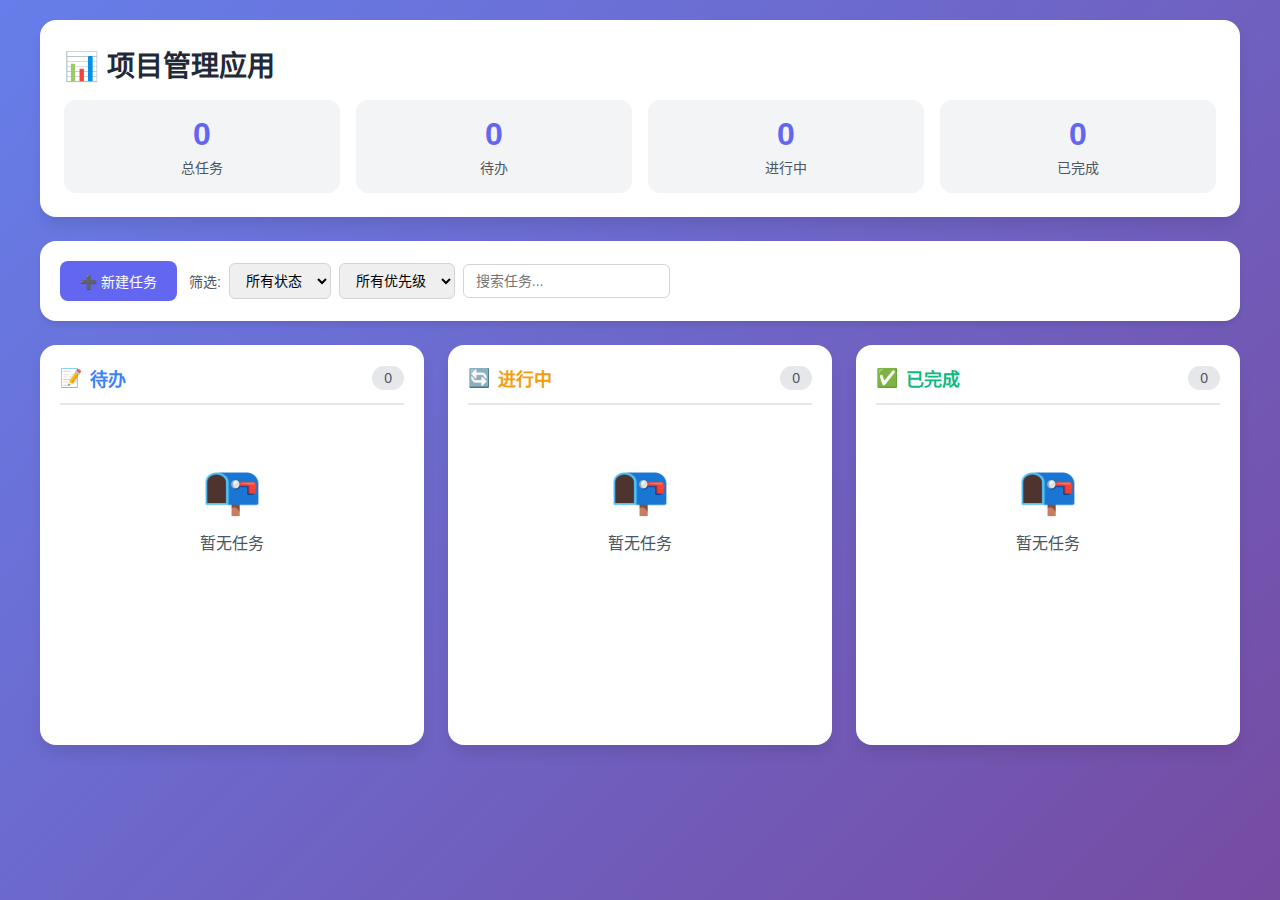
<file: projects/project-manager/index.html>
<!DOCTYPE html>
<html lang="zh-CN">
<head>
    <meta charset="UTF-8">
    <meta name="viewport" content="width=device-width, initial-scale=1.0">
    <title>项目管理应用</title>
    <style>
        * {
            margin: 0;
            padding: 0;
            box-sizing: border-box;
        }

        :root {
            --primary: #6366f1;
            --primary-dark: #4f46e5;
            --success: #10b981;
            --warning: #f59e0b;
            --danger: #ef4444;
            --info: #3b82f6;
            --gray-100: #f3f4f6;
            --gray-200: #e5e7eb;
            --gray-300: #d1d5db;
            --gray-600: #4b5563;
            --gray-800: #1f2937;
            --shadow: 0 4px 6px -1px rgba(0, 0, 0, 0.1);
            --shadow-lg: 0 10px 15px -3px rgba(0, 0, 0, 0.1);
        }

        body {
            font-family: -apple-system, BlinkMacSystemFont, 'Segoe UI', Roboto, sans-serif;
            background: linear-gradient(135deg, #667eea 0%, #764ba2 100%);
            min-height: 100vh;
            padding: 20px;
        }

        .container {
            max-width: 1200px;
            margin: 0 auto;
        }

        /* Header */
        .header {
            background: white;
            border-radius: 16px;
            padding: 24px;
            margin-bottom: 24px;
            box-shadow: var(--shadow-lg);
        }

        .header h1 {
            font-size: 28px;
            color: var(--gray-800);
            margin-bottom: 16px;
        }

        .stats {
            display: grid;
            grid-template-columns: repeat(auto-fit, minmax(150px, 1fr));
            gap: 16px;
        }

        .stat-card {
            background: var(--gray-100);
            padding: 16px;
            border-radius: 12px;
            text-align: center;
        }

        .stat-number {
            font-size: 32px;
            font-weight: bold;
            color: var(--primary);
        }

        .stat-label {
            font-size: 14px;
            color: var(--gray-600);
            margin-top: 4px;
        }

        /* Controls */
        .controls {
            background: white;
            border-radius: 16px;
            padding: 20px;
            margin-bottom: 24px;
            box-shadow: var(--shadow);
            display: flex;
            flex-wrap: wrap;
            gap: 12px;
            align-items: center;
        }

        .btn {
            padding: 10px 20px;
            border: none;
            border-radius: 8px;
            font-size: 14px;
            cursor: pointer;
            transition: all 0.3s;
            font-weight: 500;
        }

        .btn-primary {
            background: var(--primary);
            color: white;
        }

        .btn-primary:hover {
            background: var(--primary-dark);
            transform: translateY(-2px);
            box-shadow: var(--shadow);
        }

        .filter-group {
            display: flex;
            gap: 8px;
            align-items: center;
            flex-wrap: wrap;
        }

        .filter-group label {
            font-size: 14px;
            color: var(--gray-600);
        }

        select, input[type="text"] {
            padding: 8px 12px;
            border: 1px solid var(--gray-300);
            border-radius: 6px;
            font-size: 14px;
            outline: none;
        }

        select:focus, input:focus {
            border-color: var(--primary);
            box-shadow: 0 0 0 3px rgba(99, 102, 241, 0.1);
        }

        /* Task Board */
        .board {
            display: grid;
            grid-template-columns: repeat(auto-fit, minmax(300px, 1fr));
            gap: 24px;
        }

        .column {
            background: white;
            border-radius: 16px;
            padding: 20px;
            box-shadow: var(--shadow-lg);
            min-height: 400px;
        }

        .column-header {
            display: flex;
            justify-content: space-between;
            align-items: center;
            margin-bottom: 16px;
            padding-bottom: 12px;
            border-bottom: 2px solid var(--gray-200);
        }

        .column-title {
            font-size: 18px;
            font-weight: 600;
            display: flex;
            align-items: center;
            gap: 8px;
        }

        .column-count {
            background: var(--gray-200);
            padding: 4px 12px;
            border-radius: 20px;
            font-size: 14px;
            color: var(--gray-600);
        }

        .status-todo { color: var(--info); }
        .status-progress { color: var(--warning); }
        .status-done { color: var(--success); }

        /* Task Cards */
        .task-list {
            display: flex;
            flex-direction: column;
            gap: 12px;
        }

        .task-card {
            background: white;
            border: 2px solid var(--gray-200);
            border-radius: 12px;
            padding: 16px;
            cursor: pointer;
            transition: all 0.3s;
            position: relative;
        }

        .task-card:hover {
            border-color: var(--primary);
            box-shadow: var(--shadow);
            transform: translateY(-2px);
        }

        .task-card.dragging {
            opacity: 0.5;
        }

        .task-priority {
            position: absolute;
            top: 0;
            left: 0;
            width: 4px;
            height: 100%;
            border-radius: 12px 0 0 12px;
        }

        .priority-high { background: var(--danger); }
        .priority-medium { background: var(--warning); }
        .priority-low { background: var(--success); }

        .task-header {
            display: flex;
            justify-content: space-between;
            align-items: flex-start;
            margin-bottom: 8px;
        }

        .task-title {
            font-weight: 600;
            font-size: 16px;
            color: var(--gray-800);
            flex: 1;
            margin-right: 8px;
        }

        .task-actions {
            display: flex;
            gap: 4px;
        }

        .btn-icon {
            width: 28px;
            height: 28px;
            border: none;
            background: transparent;
            cursor: pointer;
            border-radius: 6px;
            display: flex;
            align-items: center;
            justify-content: center;
            transition: all 0.2s;
        }

        .btn-icon:hover {
            background: var(--gray-100);
        }

        .btn-icon.edit:hover { color: var(--info); }
        .btn-icon.delete:hover { color: var(--danger); }

        .task-desc {
            font-size: 14px;
            color: var(--gray-600);
            margin-bottom: 12px;
            line-height: 1.5;
        }

        .task-meta {
            display: flex;
            flex-wrap: wrap;
            gap: 8px;
            align-items: center;
        }

        .task-tag {
            padding: 4px 10px;
            border-radius: 20px;
            font-size: 12px;
            background: var(--gray-100);
            color: var(--gray-600);
        }

        .task-date {
            font-size: 12px;
            color: var(--gray-600);
            display: flex;
            align-items: center;
            gap: 4px;
        }

        .task-date.overdue {
            color: var(--danger);
            font-weight: 500;
        }

        /* Modal */
        .modal-overlay {
            display: none;
            position: fixed;
            top: 0;
            left: 0;
            right: 0;
            bottom: 0;
            background: rgba(0, 0, 0, 0.5);
            z-index: 1000;
            align-items: center;
            justify-content: center;
            padding: 20px;
        }

        .modal-overlay.show {
            display: flex;
        }

        .modal {
            background: white;
            border-radius: 16px;
            padding: 24px;
            width: 100%;
            max-width: 500px;
            max-height: 90vh;
            overflow-y: auto;
            animation: slideIn 0.3s ease;
        }

        @keyframes slideIn {
            from {
                opacity: 0;
                transform: translateY(-20px);
            }
            to {
                opacity: 1;
                transform: translateY(0);
            }
        }

        .modal-header {
            display: flex;
            justify-content: space-between;
            align-items: center;
            margin-bottom: 20px;
        }

        .modal-title {
            font-size: 20px;
            font-weight: 600;
        }

        .btn-close {
            width: 32px;
            height: 32px;
            border: none;
            background: transparent;
            cursor: pointer;
            border-radius: 8px;
            font-size: 20px;
            color: var(--gray-600);
        }

        .btn-close:hover {
            background: var(--gray-100);
        }

        .form-group {
            margin-bottom: 16px;
        }

        .form-label {
            display: block;
            font-size: 14px;
            font-weight: 500;
            color: var(--gray-800);
            margin-bottom: 6px;
        }

        .form-input,
        .form-textarea,
        .form-select {
            width: 100%;
            padding: 10px 14px;
            border: 1px solid var(--gray-300);
            border-radius: 8px;
            font-size: 14px;
            outline: none;
            transition: all 0.2s;
        }

        .form-input:focus,
        .form-textarea:focus,
        .form-select:focus {
            border-color: var(--primary);
            box-shadow: 0 0 0 3px rgba(99, 102, 241, 0.1);
        }

        .form-textarea {
            resize: vertical;
            min-height: 80px;
        }

        .form-row {
            display: grid;
            grid-template-columns: 1fr 1fr;
            gap: 12px;
        }

        .modal-footer {
            display: flex;
            justify-content: flex-end;
            gap: 12px;
            margin-top: 20px;
        }

        .btn-secondary {
            background: var(--gray-200);
            color: var(--gray-800);
        }

        .btn-secondary:hover {
            background: var(--gray-300);
        }

        /* Empty State */
        .empty-state {
            text-align: center;
            padding: 40px 20px;
            color: var(--gray-600);
        }

        .empty-state-icon {
            font-size: 48px;
            margin-bottom: 12px;
        }

        /* Responsive */
        @media (max-width: 768px) {
            .board {
                grid-template-columns: 1fr;
            }

            .controls {
                flex-direction: column;
                align-items: stretch;
            }

            .filter-group {
                flex-direction: column;
                align-items: stretch;
            }

            .stats {
                grid-template-columns: repeat(2, 1fr);
            }
        }

        /* Drag and Drop */
        .drag-over {
            background: rgba(99, 102, 241, 0.1);
            border: 2px dashed var(--primary);
        }
    </style>
</head>
<body>
    <div class="container">
        <!-- Header -->
        <div class="header">
            <h1>📊 项目管理应用</h1>
            <div class="stats">
                <div class="stat-card">
                    <div class="stat-number" id="stat-total">0</div>
                    <div class="stat-label">总任务</div>
                </div>
                <div class="stat-card">
                    <div class="stat-number" id="stat-todo">0</div>
                    <div class="stat-label">待办</div>
                </div>
                <div class="stat-card">
                    <div class="stat-number" id="stat-progress">0</div>
                    <div class="stat-label">进行中</div>
                </div>
                <div class="stat-card">
                    <div class="stat-number" id="stat-done">0</div>
                    <div class="stat-label">已完成</div>
                </div>
            </div>
        </div>

        <!-- Controls -->
        <div class="controls">
            <button class="btn btn-primary" onclick="openModal()">➕ 新建任务</button>
            
            <div class="filter-group">
                <label>筛选:</label>
                <select id="filter-status" onchange="renderTasks()">
                    <option value="">所有状态</option>
                    <option value="todo">待办</option>
                    <option value="progress">进行中</option>
                    <option value="done">已完成</option>
                </select>
                
                <select id="filter-priority" onchange="renderTasks()">
                    <option value="">所有优先级</option>
                    <option value="high">高优先级</option>
                    <option value="medium">中优先级</option>
                    <option value="low">低优先级</option>
                </select>
                
                <input type="text" id="search-text" placeholder="搜索任务..." oninput="renderTasks()">
            </div>
        </div>

        <!-- Task Board -->
        <div class="board">
            <!-- Todo Column -->
            <div class="column" data-status="todo" ondrop="drop(event)" ondragover="allowDrop(event)" ondragleave="dragLeave(event)">
                <div class="column-header">
                    <div class="column-title status-todo">
                        <span>📝</span>
                        <span>待办</span>
                    </div>
                    <span class="column-count" id="count-todo">0</span>
                </div>
                <div class="task-list" id="list-todo"></div>
            </div>

            <!-- Progress Column -->
            <div class="column" data-status="progress" ondrop="drop(event)" ondragover="allowDrop(event)" ondragleave="dragLeave(event)">
                <div class="column-header">
                    <div class="column-title status-progress">
                        <span>🔄</span>
                        <span>进行中</span>
                    </div>
                    <span class="column-count" id="count-progress">0</span>
                </div>
                <div class="task-list" id="list-progress"></div>
            </div>

            <!-- Done Column -->
            <div class="column" data-status="done" ondrop="drop(event)" ondragover="allowDrop(event)" ondragleave="dragLeave(event)">
                <div class="column-header">
                    <div class="column-title status-done">
                        <span>✅</span>
                        <span>已完成</span>
                    </div>
                    <span class="column-count" id="count-done">0</span>
                </div>
                <div class="task-list" id="list-done"></div>
            </div>
        </div>
    </div>

    <!-- Modal -->
    <div class="modal-overlay" id="modal">
        <div class="modal">
            <div class="modal-header">
                <h2 class="modal-title" id="modal-title">新建任务</h2>
                <button class="btn-close" onclick="closeModal()">×</button>
            </div>
            
            <form id="task-form" onsubmit="saveTask(event)">
                <input type="hidden" id="task-id">
                
                <div class="form-group">
                    <label class="form-label">任务标题 *</label>
                    <input type="text" class="form-input" id="task-title" required placeholder="输入任务标题">
                </div>
                
                <div class="form-group">
                    <label class="form-label">任务描述</label>
                    <textarea class="form-textarea" id="task-desc" placeholder="输入任务描述（可选）"></textarea>
                </div>
                
                <div class="form-row">
                    <div class="form-group">
                        <label class="form-label">状态</label>
                        <select class="form-select" id="task-status">
                            <option value="todo">待办</option>
                            <option value="progress">进行中</option>
                            <option value="done">已完成</option>
                        </select>
                    </div>
                    
                    <div class="form-group">
                        <label class="form-label">优先级</label>
                        <select class="form-select" id="task-priority">
                            <option value="high">高</option>
                            <option value="medium" selected>中</option>
                            <option value="low">低</option>
                        </select>
                    </div>
                </div>
                
                <div class="form-row">
                    <div class="form-group">
                        <label class="form-label">截止日期</label>
                        <input type="date" class="form-input" id="task-date">
                    </div>
                    
                    <div class="form-group">
                        <label class="form-label">标签</label>
                        <input type="text" class="form-input" id="task-tags" placeholder="用逗号分隔">
                    </div>
                </div>
                
                <div class="modal-footer">
                    <button type="button" class="btn btn-secondary" onclick="closeModal()">取消</button>
                    <button type="submit" class="btn btn-primary">保存</button>
                </div>
            </form>
        </div>
    </div>

    <script>
        // Data Management
        let tasks = JSON.parse(localStorage.getItem('project-tasks')) || [];

        function saveTasks() {
            localStorage.setItem('project-tasks', JSON.stringify(tasks));
            updateStats();
        }

        // Statistics
        function updateStats() {
            const total = tasks.length;
            const todo = tasks.filter(t => t.status === 'todo').length;
            const progress = tasks.filter(t => t.status === 'progress').length;
            const done = tasks.filter(t => t.status === 'done').length;

            document.getElementById('stat-total').textContent = total;
            document.getElementById('stat-todo').textContent = todo;
            document.getElementById('stat-progress').textContent = progress;
            document.getElementById('stat-done').textContent = done;

            document.getElementById('count-todo').textContent = todo;
            document.getElementById('count-progress').textContent = progress;
            document.getElementById('count-done').textContent = done;
        }

        // Task Rendering
        function renderTasks() {
            const filterStatus = document.getElementById('filter-status').value;
            const filterPriority = document.getElementById('filter-priority').value;
            const searchText = document.getElementById('search-text').value.toLowerCase();

            // Clear all lists
            ['todo', 'progress', 'done'].forEach(status => {
                document.getElementById(`list-${status}`).innerHTML = '';
            });

            // Filter tasks
            let filteredTasks = tasks.filter(task => {
                if (filterStatus && task.status !== filterStatus) return false;
                if (filterPriority && task.priority !== filterPriority) return false;
                if (searchText && !task.title.toLowerCase().includes(searchText) && 
                    !task.desc.toLowerCase().includes(searchText)) return false;
                return true;
            });

            // Sort by priority and date
            const priorityOrder = { high: 0, medium: 1, low: 2 };
            filteredTasks.sort((a, b) => {
                if (priorityOrder[a.priority] !== priorityOrder[b.priority]) {
                    return priorityOrder[a.priority] - priorityOrder[b.priority];
                }
                if (a.date && b.date) {
                    return new Date(a.date) - new Date(b.date);
                }
                return 0;
            });

            // Render tasks
            filteredTasks.forEach(task => {
                const taskCard = createTaskCard(task);
                document.getElementById(`list-${task.status}`).appendChild(taskCard);
            });

            // Show empty state if needed
            ['todo', 'progress', 'done'].forEach(status => {
                const list = document.getElementById(`list-${status}`);
                if (list.children.length === 0) {
                    list.innerHTML = `
                        <div class="empty-state">
                            <div class="empty-state-icon">📭</div>
                            <p>暂无任务</p>
                        </div>
                    `;
                }
            });

            updateStats();
        }

        function createTaskCard(task) {
            const div = document.createElement('div');
            div.className = 'task-card';
            div.draggable = true;
            div.dataset.id = task.id;
            
            // Priority color
            const priorityClass = `priority-${task.priority}`;
            
            // Check if overdue
            const isOverdue = task.date && new Date(task.date) < new Date() && task.status !== 'done';
            const dateClass = isOverdue ? 'overdue' : '';
            
            // Format date
            const dateText = task.date ? formatDate(task.date) : '';
            
            // Tags
            const tagsHtml = task.tags ? task.tags.split(',').map(tag => 
                `<span class="task-tag">${tag.trim()}</span>`
            ).join('') : '';

            div.innerHTML = `
                <div class="task-priority ${priorityClass}"></div>
                <div style="padding-left: 12px;">
                    <div class="task-header">
                        <div class="task-title">${escapeHtml(task.title)}</div>
                        <div class="task-actions">
                            <button class="btn-icon edit" onclick="editTask('${task.id}')" title="编辑">✏️</button>
                            <button class="btn-icon delete" onclick="deleteTask('${task.id}')" title="删除">🗑️</button>
                        </div>
                    </div>
                    ${task.desc ? `<div class="task-desc">${escapeHtml(task.desc)}</div>` : ''}
                    <div class="task-meta">
                        ${tagsHtml}
                        ${dateText ? `<span class="task-date ${dateClass}">📅 ${dateText}</span>` : ''}
                    </div>
                </div>
            `;

            // Drag events
            div.addEventListener('dragstart', (e) => {
                div.classList.add('dragging');
                e.dataTransfer.setData('text/plain', task.id);
            });

            div.addEventListener('dragend', () => {
                div.classList.remove('dragging');
            });

            return div;
        }

        // Modal Functions
        let editingTaskId = null;

        function openModal(taskId = null) {
            editingTaskId = taskId;
            const modal = document.getElementById('modal');
            const title = document.getElementById('modal-title');
            
            if (taskId) {
                title.textContent = '编辑任务';
                const task = tasks.find(t => t.id === taskId);
                if (task) {
                    document.getElementById('task-id').value = task.id;
                    document.getElementById('task-title').value = task.title;
                    document.getElementById('task-desc').value = task.desc || '';
                    document.getElementById('task-status').value = task.status;
                    document.getElementById('task-priority').value = task.priority;
                    document.getElementById('task-date').value = task.date || '';
                    document.getElementById('task-tags').value = task.tags || '';
                }
            } else {
                title.textContent = '新建任务';
                document.getElementById('task-form').reset();
                document.getElementById('task-id').value = '';
                editingTaskId = null;
            }
            
            modal.classList.add('show');
        }

        function closeModal() {
            document.getElementById('modal').classList.remove('show');
            editingTaskId = null;
        }

        function saveTask(e) {
            e.preventDefault();
            
            const taskData = {
                id: editingTaskId || Date.now().toString(),
                title: document.getElementById('task-title').value,
                desc: document.getElementById('task-desc').value,
                status: document.getElementById('task-status').value,
                priority: document.getElementById('task-priority').value,
                date: document.getElementById('task-date').value,
                tags: document.getElementById('task-tags').value
            };

            if (editingTaskId) {
                const index = tasks.findIndex(t => t.id === editingTaskId);
                if (index !== -1) {
                    tasks[index] = taskData;
                }
            } else {
                tasks.push(taskData);
            }

            saveTasks();
            renderTasks();
            closeModal();
        }

        function editTask(id) {
            openModal(id);
        }

        function deleteTask(id) {
            if (confirm('确定要删除这个任务吗？')) {
                tasks = tasks.filter(t => t.id !== id);
                saveTasks();
                renderTasks();
            }
        }

        // Drag and Drop
        function allowDrop(e) {
            e.preventDefault();
            e.currentTarget.classList.add('drag-over');
        }

        function dragLeave(e) {
            e.currentTarget.classList.remove('drag-over');
        }

        function drop(e) {
            e.preventDefault();
            e.currentTarget.classList.remove('drag-over');
            
            const taskId = e.dataTransfer.getData('text/plain');
            const newStatus = e.currentTarget.dataset.status;
            
            const task = tasks.find(t => t.id === taskId);
            if (task && task.status !== newStatus) {
                task.status = newStatus;
                saveTasks();
                renderTasks();
            }
        }

        // Utilities
        function formatDate(dateStr) {
            const date = new Date(dateStr);
            const today = new Date();
            const diffTime = date - today;
            const diffDays = Math.ceil(diffTime / (1000 * 60 * 60 * 24));
            
            if (diffDays === 0) return '今天';
            if (diffDays === 1) return '明天';
            if (diffDays === -1) return '昨天';
            if (diffDays < 0) return `逾期 ${Math.abs(diffDays)} 天`;
            if (diffDays <= 7) return `${diffDays} 天后`;
            
            return date.toLocaleDateString('zh-CN');
        }

        function escapeHtml(text) {
            const div = document.createElement('div');
            div.textContent = text;
            return div.innerHTML;
        }

        // Initialize
        document.addEventListener('DOMContentLoaded', () => {
            renderTasks();
        });

        // Close modal on overlay click
        document.getElementById('modal').addEventListener('click', (e) => {
            if (e.target === e.currentTarget) {
                closeModal();
            }
        });
    </script>
</body>
</html>
</file>
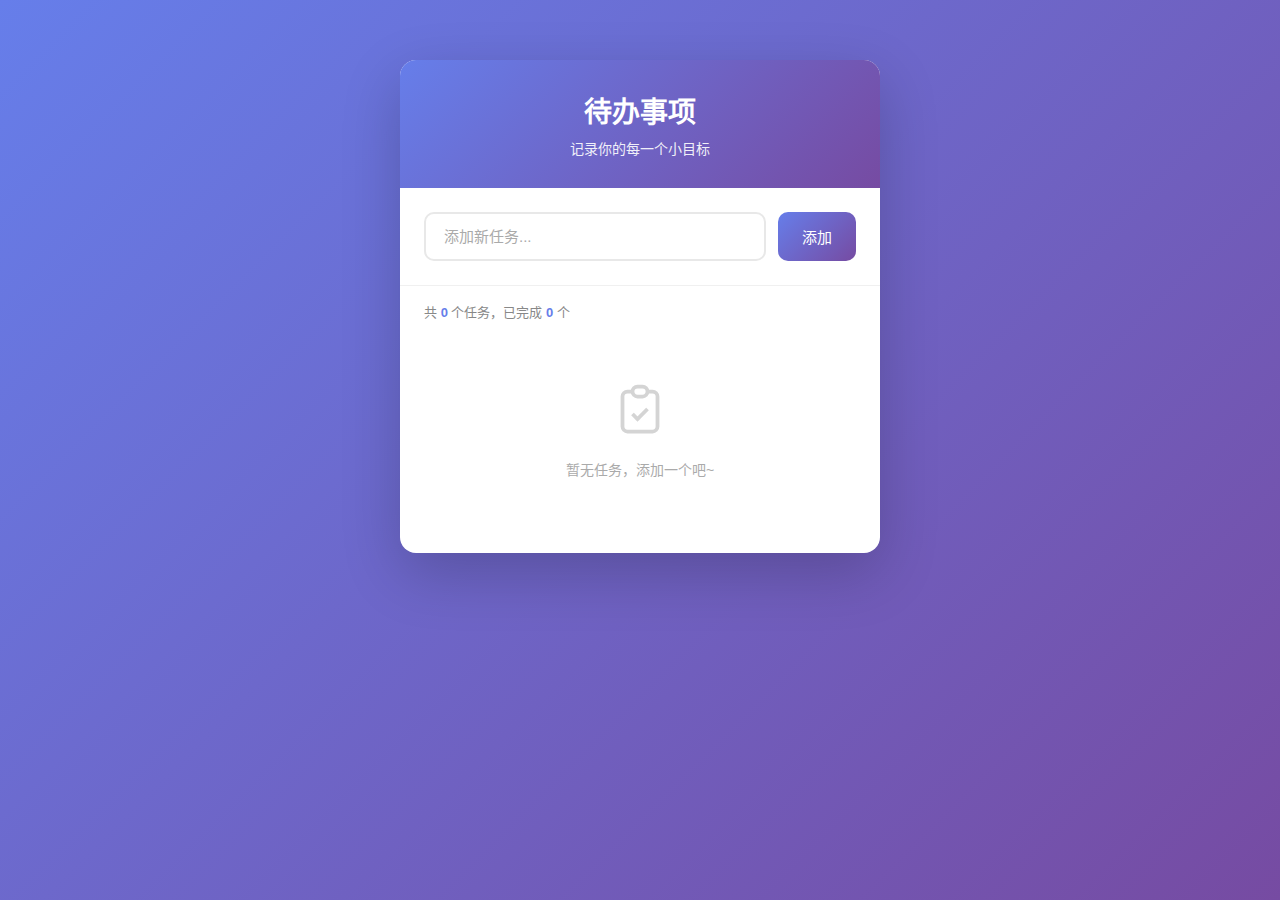
<file: projects/test-longrun/index.html>
<!DOCTYPE html>
<html lang="zh-CN">
<head>
  <meta charset="UTF-8">
  <meta name="viewport" content="width=device-width, initial-scale=1.0">
  <title>待办事项</title>
  <style>
    * {
      margin: 0;
      padding: 0;
      box-sizing: border-box;
    }

    body {
      min-height: 100vh;
      background: linear-gradient(135deg, #667eea 0%, #764ba2 100%);
      display: flex;
      justify-content: center;
      align-items: flex-start;
      padding-top: 60px;
      font-family: -apple-system, BlinkMacSystemFont, 'Segoe UI', Roboto, sans-serif;
    }

    .container {
      width: 100%;
      max-width: 480px;
      margin: 0 20px;
      background: white;
      border-radius: 16px;
      box-shadow: 0 20px 60px rgba(0, 0, 0, 0.2);
      overflow: hidden;
    }

    .header {
      background: linear-gradient(135deg, #667eea 0%, #764ba2 100%);
      padding: 30px;
      color: white;
      text-align: center;
    }

    .header h1 {
      font-size: 28px;
      font-weight: 600;
      margin-bottom: 8px;
    }

    .header p {
      opacity: 0.9;
      font-size: 14px;
    }

    .input-section {
      padding: 24px;
      display: flex;
      gap: 12px;
      border-bottom: 1px solid #f0f0f0;
    }

    .input-section input {
      flex: 1;
      padding: 14px 18px;
      border: 2px solid #e8e8e8;
      border-radius: 10px;
      font-size: 15px;
      outline: none;
      transition: border-color 0.2s;
    }

    .input-section input:focus {
      border-color: #667eea;
    }

    .input-section input::placeholder {
      color: #aaa;
    }

    .input-section button {
      padding: 14px 24px;
      background: linear-gradient(135deg, #667eea 0%, #764ba2 100%);
      color: white;
      border: none;
      border-radius: 10px;
      font-size: 15px;
      font-weight: 500;
      cursor: pointer;
      transition: transform 0.15s, box-shadow 0.15s;
    }

    .input-section button:hover {
      transform: translateY(-2px);
      box-shadow: 0 6px 20px rgba(102, 126, 234, 0.4);
    }

    .input-section button:active {
      transform: translateY(0);
    }

    .task-count {
      padding: 16px 24px 0;
      font-size: 13px;
      color: #888;
    }

    .task-count span {
      color: #667eea;
      font-weight: 600;
    }

    .task-list {
      padding: 8px 24px 24px;
      max-height: 400px;
      overflow-y: auto;
    }

    .task-list::-webkit-scrollbar {
      width: 6px;
    }

    .task-list::-webkit-scrollbar-track {
      background: #f5f5f5;
    }

    .task-list::-webkit-scrollbar-thumb {
      background: #ddd;
      border-radius: 3px;
    }

    .task-item {
      display: flex;
      align-items: center;
      gap: 14px;
      padding: 16px;
      background: #fafafa;
      border-radius: 10px;
      margin-top: 10px;
      transition: all 0.2s;
      animation: slideIn 0.3s ease;
    }

    @keyframes slideIn {
      from {
        opacity: 0;
        transform: translateY(-10px);
      }
      to {
        opacity: 1;
        transform: translateY(0);
      }
    }

    .task-item:hover {
      background: #f5f5f5;
    }

    .task-item.completed .task-text {
      text-decoration: line-through;
      color: #aaa;
    }

    .task-item.completed {
      background: #f9f9f9;
    }

    .checkbox {
      width: 22px;
      height: 22px;
      border: 2px solid #ddd;
      border-radius: 6px;
      cursor: pointer;
      display: flex;
      align-items: center;
      justify-content: center;
      transition: all 0.2s;
      flex-shrink: 0;
    }

    .checkbox:hover {
      border-color: #667eea;
    }

    .checkbox.checked {
      background: linear-gradient(135deg, #667eea 0%, #764ba2 100%);
      border-color: #667eea;
    }

    .checkbox.checked::after {
      content: '✓';
      color: white;
      font-size: 14px;
      font-weight: bold;
    }

    .task-text {
      flex: 1;
      font-size: 15px;
      color: #333;
      word-break: break-word;
    }

    .delete-btn {
      width: 32px;
      height: 32px;
      border: none;
      background: transparent;
      color: #ccc;
      font-size: 18px;
      cursor: pointer;
      border-radius: 6px;
      transition: all 0.2s;
      display: flex;
      align-items: center;
      justify-content: center;
      flex-shrink: 0;
    }

    .delete-btn:hover {
      background: #fee;
      color: #e74c3c;
    }

    .empty-state {
      text-align: center;
      padding: 50px 20px;
      color: #aaa;
    }

    .empty-state svg {
      width: 60px;
      height: 60px;
      margin-bottom: 16px;
      opacity: 0.5;
    }

    .empty-state p {
      font-size: 14px;
    }
  </style>
</head>
<body>
  <div class="container">
    <div class="header">
      <h1>待办事项</h1>
      <p>记录你的每一个小目标</p>
    </div>
    
    <div class="input-section">
      <input type="text" id="taskInput" placeholder="添加新任务..." maxlength="100">
      <button id="addBtn">添加</button>
    </div>
    
    <div class="task-count">
      共 <span id="totalCount">0</span> 个任务，已完成 <span id="completedCount">0</span> 个
    </div>
    
    <div class="task-list" id="taskList"></div>
  </div>

  <script>
    // 获取DOM元素
    const taskInput = document.getElementById('taskInput');
    const addBtn = document.getElementById('addBtn');
    const taskList = document.getElementById('taskList');
    const totalCount = document.getElementById('totalCount');
    const completedCount = document.getElementById('completedCount');

    // 从localStorage获取任务
    function getTasks() {
      const tasks = localStorage.getItem('todos');
      return tasks ? JSON.parse(tasks) : [];
    }

    // 保存任务到localStorage
    function saveTasks(tasks) {
      localStorage.setItem('todos', JSON.stringify(tasks));
    }

    // 更新统计
    function updateCount() {
      const tasks = getTasks();
      totalCount.textContent = tasks.length;
      completedCount.textContent = tasks.filter(t => t.completed).length;
    }

    // 渲染任务列表
    function renderTasks() {
      const tasks = getTasks();
      taskList.innerHTML = '';

      if (tasks.length === 0) {
        taskList.innerHTML = `
          <div class="empty-state">
            <svg viewBox="0 0 24 24" fill="none" stroke="currentColor" stroke-width="1.5">
              <path d="M9 5H7a2 2 0 00-2 2v12a2 2 0 002 2h10a2 2 0 002-2V7a2 2 0 00-2-2h-2M9 5a2 2 0 002 2h2a2 2 0 002-2M9 5a2 2 0 012-2h2a2 2 0 012 2m-6 9l2 2 4-4"/>
            </svg>
            <p>暂无任务，添加一个吧~</p>
          </div>
        `;
        updateCount();
        return;
      }

      tasks.forEach((task, index) => {
        const taskItem = document.createElement('div');
        taskItem.className = `task-item ${task.completed ? 'completed' : ''}`;
        taskItem.innerHTML = `
          <div class="checkbox ${task.completed ? 'checked' : ''}" data-index="${index}"></div>
          <span class="task-text">${escapeHtml(task.text)}</span>
          <button class="delete-btn" data-index="${index}">×</button>
        `;
        taskList.appendChild(taskItem);
      });

      updateCount();
    }

    // 转义HTML防止XSS
    function escapeHtml(text) {
      const div = document.createElement('div');
      div.textContent = text;
      return div.innerHTML;
    }

    // 添加任务
    function addTask() {
      const text = taskInput.value.trim();
      if (!text) return;

      const tasks = getTasks();
      tasks.push({ text, completed: false });
      saveTasks(tasks);
      taskInput.value = '';
      renderTasks();
    }

    // 切换任务完成状态
    function toggleTask(index) {
      const tasks = getTasks();
      tasks[index].completed = !tasks[index].completed;
      saveTasks(tasks);
      renderTasks();
    }

    // 删除任务
    function deleteTask(index) {
      const tasks = getTasks();
      tasks.splice(index, 1);
      saveTasks(tasks);
      renderTasks();
    }

    // 事件监听
    addBtn.addEventListener('click', addTask);

    taskInput.addEventListener('keypress', (e) => {
      if (e.key === 'Enter') {
        addTask();
      }
    });

    taskList.addEventListener('click', (e) => {
      const checkbox = e.target.closest('.checkbox');
      const deleteBtn = e.target.closest('.delete-btn');

      if (checkbox) {
        const index = parseInt(checkbox.dataset.index);
        toggleTask(index);
      } else if (deleteBtn) {
        const index = parseInt(deleteBtn.dataset.index);
        deleteTask(index);
      }
    });

    // 初始化
    renderTasks();
  </script>
</body>
</html>
</file>
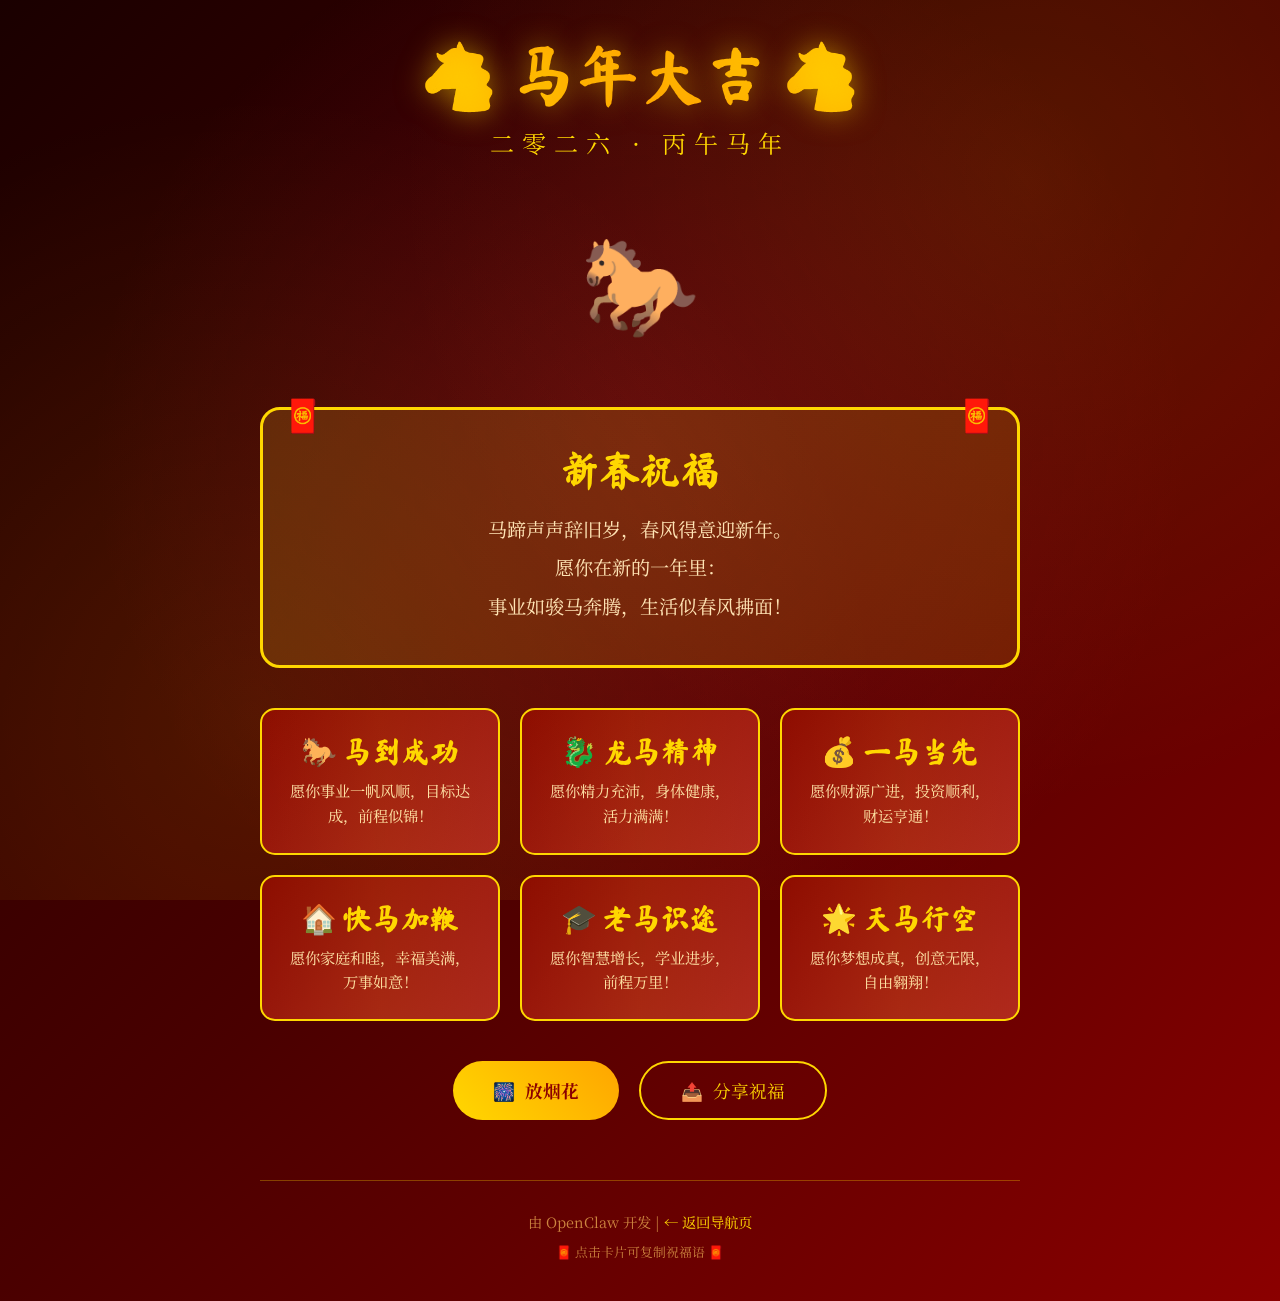
<file: projects/horse-year-blessing.html>
<!DOCTYPE html>
<html lang="zh-CN">
<head>
    <meta charset="UTF-8">
    <meta name="viewport" content="width=device-width, initial-scale=1.0">
    <title>🐴 2026马年大吉 - 新春祝福</title>
    <link href="https://fonts.googleapis.com/css2?family=Ma+Shan+Zheng&family=Noto+Serif+SC:wght@400;700&display=swap" rel="stylesheet">
    <style>
        * {
            margin: 0;
            padding: 0;
            box-sizing: border-box;
        }

        body {
            font-family: 'Noto Serif SC', serif;
            background: linear-gradient(135deg, #1a0000 0%, #4a0000 50%, #8B0000 100%);
            min-height: 100vh;
            overflow-x: hidden;
            position: relative;
        }

        /* 背景装饰 */
        .bg-pattern {
            position: fixed;
            top: 0;
            left: 0;
            width: 100%;
            height: 100%;
            background-image: 
                radial-gradient(circle at 20% 80%, rgba(255, 215, 0, 0.1) 0%, transparent 50%),
                radial-gradient(circle at 80% 20%, rgba(255, 215, 0, 0.1) 0%, transparent 50%),
                radial-gradient(circle at 50% 50%, rgba(220, 20, 60, 0.2) 0%, transparent 70%);
            pointer-events: none;
            z-index: 0;
        }

        /* 飘落的花瓣/红包 */
        .falling-item {
            position: fixed;
            top: -50px;
            font-size: 24px;
            animation: fall linear infinite;
            pointer-events: none;
            z-index: 1;
        }

        @keyframes fall {
            to {
                transform: translateY(100vh) rotate(360deg);
            }
        }

        /* 主容器 */
        .container {
            position: relative;
            z-index: 10;
            max-width: 800px;
            margin: 0 auto;
            padding: 40px 20px;
            text-align: center;
        }

        /* 标题 */
        .main-title {
            font-family: 'Ma Shan Zheng', cursive;
            font-size: 4rem;
            background: linear-gradient(45deg, #FFD700, #FFA500, #FFD700);
            -webkit-background-clip: text;
            -webkit-text-fill-color: transparent;
            background-clip: text;
            text-shadow: 0 0 30px rgba(255, 215, 0, 0.5);
            margin-bottom: 10px;
            animation: glow 2s ease-in-out infinite alternate;
        }

        @keyframes glow {
            from { filter: drop-shadow(0 0 20px rgba(255, 215, 0, 0.5)); }
            to { filter: drop-shadow(0 0 40px rgba(255, 215, 0, 0.8)); }
        }

        .year-text {
            font-size: 1.5rem;
            color: #FFD700;
            margin-bottom: 30px;
            letter-spacing: 8px;
        }

        /* 马图标 */
        .horse-icon {
            font-size: 6rem;
            margin: 20px 0;
            animation: bounce 2s ease infinite;
            display: inline-block;
        }

        @keyframes bounce {
            0%, 100% { transform: translateY(0); }
            50% { transform: translateY(-20px); }
        }

        /* 祝福语卡片 */
        .blessings {
            display: grid;
            grid-template-columns: repeat(auto-fit, minmax(200px, 1fr));
            gap: 20px;
            margin: 40px 0;
        }

        .blessing-card {
            background: linear-gradient(135deg, rgba(139, 0, 0, 0.9), rgba(178, 34, 34, 0.9));
            border: 2px solid #FFD700;
            border-radius: 15px;
            padding: 25px;
            cursor: pointer;
            transition: all 0.3s ease;
            position: relative;
            overflow: hidden;
        }

        .blessing-card::before {
            content: '';
            position: absolute;
            top: -50%;
            left: -50%;
            width: 200%;
            height: 200%;
            background: linear-gradient(45deg, transparent, rgba(255, 215, 0, 0.1), transparent);
            transform: rotate(45deg);
            transition: all 0.5s;
        }

        .blessing-card:hover {
            transform: translateY(-5px) scale(1.02);
            box-shadow: 0 10px 30px rgba(255, 215, 0, 0.3);
            border-color: #FFA500;
        }

        .blessing-card:hover::before {
            animation: shine 0.5s ease-in-out;
        }

        @keyframes shine {
            to {
                transform: translate(50%, 50%) rotate(45deg);
            }
        }

        .blessing-card h3 {
            font-family: 'Ma Shan Zheng', cursive;
            font-size: 1.8rem;
            color: #FFD700;
            margin-bottom: 10px;
        }

        .blessing-card p {
            font-size: 0.95rem;
            color: #FFE4B5;
            line-height: 1.6;
        }

        /* 主祝福语 */
        .main-blessing {
            background: linear-gradient(135deg, rgba(218, 165, 32, 0.2), rgba(184, 134, 11, 0.2));
            border: 3px solid #FFD700;
            border-radius: 20px;
            padding: 40px;
            margin: 40px 0;
            position: relative;
        }

        .main-blessing::before,
        .main-blessing::after {
            content: '🧧';
            position: absolute;
            font-size: 2rem;
            top: -20px;
        }

        .main-blessing::before { left: 20px; }
        .main-blessing::after { right: 20px; }

        .main-blessing h2 {
            font-family: 'Ma Shan Zheng', cursive;
            font-size: 2.5rem;
            color: #FFD700;
            margin-bottom: 20px;
        }

        .main-blessing p {
            font-size: 1.2rem;
            color: #FFE4B5;
            line-height: 2;
        }

        /* 按钮 */
        .btn-group {
            display: flex;
            gap: 20px;
            justify-content: center;
            flex-wrap: wrap;
            margin-top: 40px;
        }

        .btn {
            padding: 15px 40px;
            font-size: 1.1rem;
            font-family: 'Noto Serif SC', serif;
            border: none;
            border-radius: 50px;
            cursor: pointer;
            transition: all 0.3s ease;
            text-decoration: none;
            display: inline-flex;
            align-items: center;
            gap: 10px;
        }

        .btn-primary {
            background: linear-gradient(45deg, #FFD700, #FFA500);
            color: #8B0000;
            font-weight: bold;
        }

        .btn-primary:hover {
            transform: scale(1.05);
            box-shadow: 0 5px 20px rgba(255, 215, 0, 0.5);
        }

        .btn-secondary {
            background: transparent;
            color: #FFD700;
            border: 2px solid #FFD700;
        }

        .btn-secondary:hover {
            background: rgba(255, 215, 0, 0.1);
            transform: scale(1.05);
        }

        /* 烟花效果 */
        .firework {
            position: fixed;
            width: 4px;
            height: 4px;
            border-radius: 50%;
            pointer-events: none;
            z-index: 5;
        }

        @keyframes explode {
            to {
                transform: var(--transform);
                opacity: 0;
            }
        }

        /* 页脚 */
        .footer {
            margin-top: 60px;
            padding-top: 30px;
            border-top: 1px solid rgba(255, 215, 0, 0.3);
            color: #CD853F;
            font-size: 0.9rem;
        }

        .footer a {
            color: #FFD700;
            text-decoration: none;
        }

        .footer a:hover {
            text-decoration: underline;
        }

        /* 响应式 */
        @media (max-width: 600px) {
            .main-title {
                font-size: 2.5rem;
            }

            .horse-icon {
                font-size: 4rem;
            }

            .main-blessing h2 {
                font-size: 1.8rem;
            }

            .blessings {
                grid-template-columns: 1fr;
            }

            .btn {
                padding: 12px 30px;
                font-size: 1rem;
            }
        }

        /* 提示框 */
        .toast {
            position: fixed;
            bottom: 30px;
            left: 50%;
            transform: translateX(-50%) translateY(100px);
            background: rgba(139, 0, 0, 0.95);
            color: #FFD700;
            padding: 15px 30px;
            border-radius: 10px;
            border: 2px solid #FFD700;
            font-size: 1.1rem;
            z-index: 1000;
            opacity: 0;
            transition: all 0.3s ease;
        }

        .toast.show {
            transform: translateX(-50%) translateY(0);
            opacity: 1;
        }
    </style>
</head>
<body>
    <div class="bg-pattern"></div>
    
    <div class="container">
        <h1 class="main-title">🐴 马年大吉 🐴</h1>
        <p class="year-text">二零二六 · 丙午马年</p>
        
        <div class="horse-icon">🐎</div>

        <div class="main-blessing">
            <h2>新春祝福</h2>
            <p>
                马蹄声声辞旧岁，春风得意迎新年。<br>
                愿你在新的一年里：<br>
                事业如骏马奔腾，生活似春风拂面！
            </p>
        </div>

        <div class="blessings">
            <div class="blessing-card" onclick="copyBlessing(this)">
                <h3>🐎 马到成功</h3>
                <p>愿你事业一帆风顺，目标达成，前程似锦！</p>
            </div>
            <div class="blessing-card" onclick="copyBlessing(this)">
                <h3>🐉 龙马精神</h3>
                <p>愿你精力充沛，身体健康，活力满满！</p>
            </div>
            <div class="blessing-card" onclick="copyBlessing(this)">
                <h3>💰 一马当先</h3>
                <p>愿你财源广进，投资顺利，财运亨通！</p>
            </div>
            <div class="blessing-card" onclick="copyBlessing(this)">
                <h3>🏠 快马加鞭</h3>
                <p>愿你家庭和睦，幸福美满，万事如意！</p>
            </div>
            <div class="blessing-card" onclick="copyBlessing(this)">
                <h3>🎓 老马识途</h3>
                <p>愿你智慧增长，学业进步，前程万里！</p>
            </div>
            <div class="blessing-card" onclick="copyBlessing(this)">
                <h3>🌟 天马行空</h3>
                <p>愿你梦想成真，创意无限，自由翱翔！</p>
            </div>
        </div>

        <div class="btn-group">
            <button class="btn btn-primary" onclick="playFirework()">
                <span>🎆</span> 放烟花
            </button>
            <button class="btn btn-secondary" onclick="shareBlessing()">
                <span>📤</span> 分享祝福
            </button>
        </div>

        <div class="footer">
            <p>由 OpenClaw 开发 | <a href="../index.html">← 返回导航页</a></p>
            <p style="margin-top: 10px; font-size: 0.8rem;">🧧 点击卡片可复制祝福语 🧧</p>
        </div>
    </div>

    <div class="toast" id="toast"></div>

    <script>
        // 创建飘落的花瓣/红包
        function createFallingItem() {
            const items = ['🧧', '🌸', '🏮', '✨', '🎊'];
            const item = document.createElement('div');
            item.className = 'falling-item';
            item.textContent = items[Math.floor(Math.random() * items.length)];
            item.style.left = Math.random() * 100 + 'vw';
            item.style.animationDuration = (Math.random() * 3 + 5) + 's';
            item.style.opacity = Math.random() * 0.5 + 0.3;
            document.body.appendChild(item);

            setTimeout(() => item.remove(), 8000);
        }

        // 定时创建飘落物
        setInterval(createFallingItem, 500);

        // 初始创建一些
        for (let i = 0; i < 10; i++) {
            setTimeout(createFallingItem, i * 200);
        }

        // 烟花效果
        function playFirework() {
            const colors = ['#FFD700', '#FF6B6B', '#4ECDC4', '#45B7D1', '#FFA07A', '#98D8C8'];
            
            for (let i = 0; i < 5; i++) {
                setTimeout(() => {
                    createFirework(
                        Math.random() * window.innerWidth,
                        Math.random() * window.innerHeight * 0.5 + 100
                    );
                }, i * 300);
            }

            showToast('🎆 新年快乐！马年大吉！🎆');
        }

        function createFirework(x, y) {
            const colors = ['#FFD700', '#FF6B6B', '#4ECDC4', '#45B7D1', '#FFA07A', '#98D8C8', '#F7DC6F'];
            const particleCount = 30;

            for (let i = 0; i < particleCount; i++) {
                const particle = document.createElement('div');
                particle.className = 'firework';
                particle.style.left = x + 'px';
                particle.style.top = y + 'px';
                particle.style.background = colors[Math.floor(Math.random() * colors.length)];
                
                const angle = (i / particleCount) * 360;
                const velocity = 100 + Math.random() * 100;
                const transform = `rotate(${angle}deg) translate(${velocity}px)`;
                particle.style.setProperty('--transform', transform);
                particle.style.animation = 'explode 1s ease-out forwards';
                
                document.body.appendChild(particle);
                setTimeout(() => particle.remove(), 1000);
            }
        }

        // 复制祝福语
        function copyBlessing(card) {
            const title = card.querySelector('h3').textContent;
            const text = card.querySelector('p').textContent;
            const fullText = `${title}\n${text}`;
            
            navigator.clipboard.writeText(fullText).then(() => {
                showToast('✅ 祝福语已复制！');
                card.style.transform = 'scale(0.95)';
                setTimeout(() => {
                    card.style.transform = '';
                }, 200);
            });
        }

        // 分享功能
        function shareBlessing() {
            const text = '2026马年大吉！祝你马到成功，龙马精神！🐴🧧';
            
            if (navigator.share) {
                navigator.share({
                    title: '马年祝福',
                    text: text,
                    url: window.location.href
                });
            } else {
                navigator.clipboard.writeText(text + ' ' + window.location.href);
                showToast('✅ 祝福已复制，快去分享吧！');
            }
        }

        // 显示提示
        function showToast(message) {
            const toast = document.getElementById('toast');
            toast.textContent = message;
            toast.classList.add('show');
            setTimeout(() => toast.classList.remove('show'), 3000);
        }

        // 页面加载动画
        window.addEventListener('load', () => {
            document.querySelectorAll('.blessing-card').forEach((card, index) => {
                card.style.opacity = '0';
                card.style.transform = 'translateY(20px)';
                setTimeout(() => {
                    card.style.transition = 'all 0.5s ease';
                    card.style.opacity = '1';
                    card.style.transform = 'translateY(0)';
                }, index * 100);
            });

            // 自动放一次烟花
            setTimeout(playFirework, 1000);
        });
    </script>
</body>
</html>
</file>
<file: style.css>
:root {
    --bg-primary: #0a0a0f;
    --bg-secondary: #12121a;
    --bg-card: #1a1a25;
    --text-primary: #ffffff;
    --text-secondary: #a0a0b0;
    --accent: #6366f1;
    --accent-hover: #4f46e5;
    --border: #2a2a35;
    --shadow: rgba(0, 0, 0, 0.3);
}

* {
    margin: 0;
    padding: 0;
    box-sizing: border-box;
}

body {
    font-family: 'Inter', -apple-system, BlinkMacSystemFont, sans-serif;
    background: var(--bg-primary);
    color: var(--text-primary);
    min-height: 100vh;
    line-height: 1.6;
}

.container {
    max-width: 1200px;
    margin: 0 auto;
    padding: 40px 20px;
}

/* Header */
.header {
    text-align: center;
    margin-bottom: 40px;
}

.logo {
    display: flex;
    align-items: center;
    justify-content: center;
    gap: 12px;
    margin-bottom: 12px;
}

.logo i {
    font-size: 2.5rem;
    color: var(--accent);
}

.logo h1 {
    font-size: 2rem;
    font-weight: 700;
    background: linear-gradient(135deg, var(--accent), #a855f7);
    -webkit-background-clip: text;
    -webkit-text-fill-color: transparent;
    background-clip: text;
}

.subtitle {
    color: var(--text-secondary);
    font-size: 1.1rem;
}

/* Search */
.search-container {
    margin-bottom: 40px;
}

.search-box {
    position: relative;
    max-width: 600px;
    margin: 0 auto;
}

.search-box i {
    position: absolute;
    left: 20px;
    top: 50%;
    transform: translateY(-50%);
    color: var(--text-secondary);
    font-size: 1.1rem;
}

.search-box input {
    width: 100%;
    padding: 16px 20px 16px 52px;
    font-size: 1rem;
    border: 1px solid var(--border);
    border-radius: 12px;
    background: var(--bg-card);
    color: var(--text-primary);
    outline: none;
    transition: all 0.3s ease;
}

.search-box input:focus {
    border-color: var(--accent);
    box-shadow: 0 0 0 3px rgba(99, 102, 241, 0.1);
}

.search-box input::placeholder {
    color: var(--text-secondary);
}

/* Categories */
.categories {
    display: grid;
    gap: 32px;
}

.category {
    background: var(--bg-secondary);
    border-radius: 16px;
    padding: 24px;
    border: 1px solid var(--border);
}

.category-header {
    display: flex;
    align-items: center;
    gap: 12px;
    margin-bottom: 20px;
    padding-bottom: 16px;
    border-bottom: 1px solid var(--border);
}

.category-header i {
    font-size: 1.3rem;
    color: var(--accent);
    width: 36px;
    height: 36px;
    display: flex;
    align-items: center;
    justify-content: center;
    background: rgba(99, 102, 241, 0.1);
    border-radius: 10px;
}

.category-header h2 {
    font-size: 1.3rem;
    font-weight: 600;
}

/* Links */
.links {
    display: grid;
    grid-template-columns: repeat(auto-fill, minmax(250px, 1fr));
    gap: 16px;
}

.link-card {
    display: flex;
    align-items: center;
    gap: 14px;
    padding: 16px;
    background: var(--bg-card);
    border-radius: 12px;
    text-decoration: none;
    color: inherit;
    border: 1px solid transparent;
    transition: all 0.3s ease;
}

.link-card:hover {
    border-color: var(--accent);
    transform: translateY(-2px);
    box-shadow: 0 8px 24px var(--shadow);
}

.link-icon {
    width: 44px;
    height: 44px;
    display: flex;
    align-items: center;
    justify-content: center;
    background: rgba(99, 102, 241, 0.1);
    border-radius: 10px;
    flex-shrink: 0;
}

.link-icon i {
    font-size: 1.2rem;
    color: var(--accent);
}

.link-info {
    min-width: 0;
}

.link-info h3 {
    font-size: 0.95rem;
    font-weight: 600;
    margin-bottom: 4px;
    white-space: nowrap;
    overflow: hidden;
    text-overflow: ellipsis;
}

.link-info p {
    font-size: 0.85rem;
    color: var(--text-secondary);
    white-space: nowrap;
    overflow: hidden;
    text-overflow: ellipsis;
}

/* Footer */
.footer {
    text-align: center;
    margin-top: 48px;
    padding-top: 32px;
    border-top: 1px solid var(--border);
    color: var(--text-secondary);
}

.footer i {
    color: #ef4444;
}

.update-time {
    margin-top: 8px;
    font-size: 0.9rem;
}

/* Hidden state for search */
.category.hidden,
.link-card.hidden {
    display: none;
}

/* Responsive */
@media (max-width: 768px) {
    .container {
        padding: 24px 16px;
    }

    .logo h1 {
        font-size: 1.6rem;
    }

    .subtitle {
        font-size: 1rem;
    }

    .links {
        grid-template-columns: 1fr;
    }

    .category {
        padding: 20px 16px;
    }
}

/* Animation */
@keyframes fadeIn {
    from {
        opacity: 0;
        transform: translateY(10px);
    }
    to {
        opacity: 1;
        transform: translateY(0);
    }
}

.category {
    animation: fadeIn 0.5s ease forwards;
}

.category:nth-child(1) { animation-delay: 0.1s; }
.category:nth-child(2) { animation-delay: 0.2s; }
.category:nth-child(3) { animation-delay: 0.3s; }
.category:nth-child(4) { animation-delay: 0.4s; }
</file>
